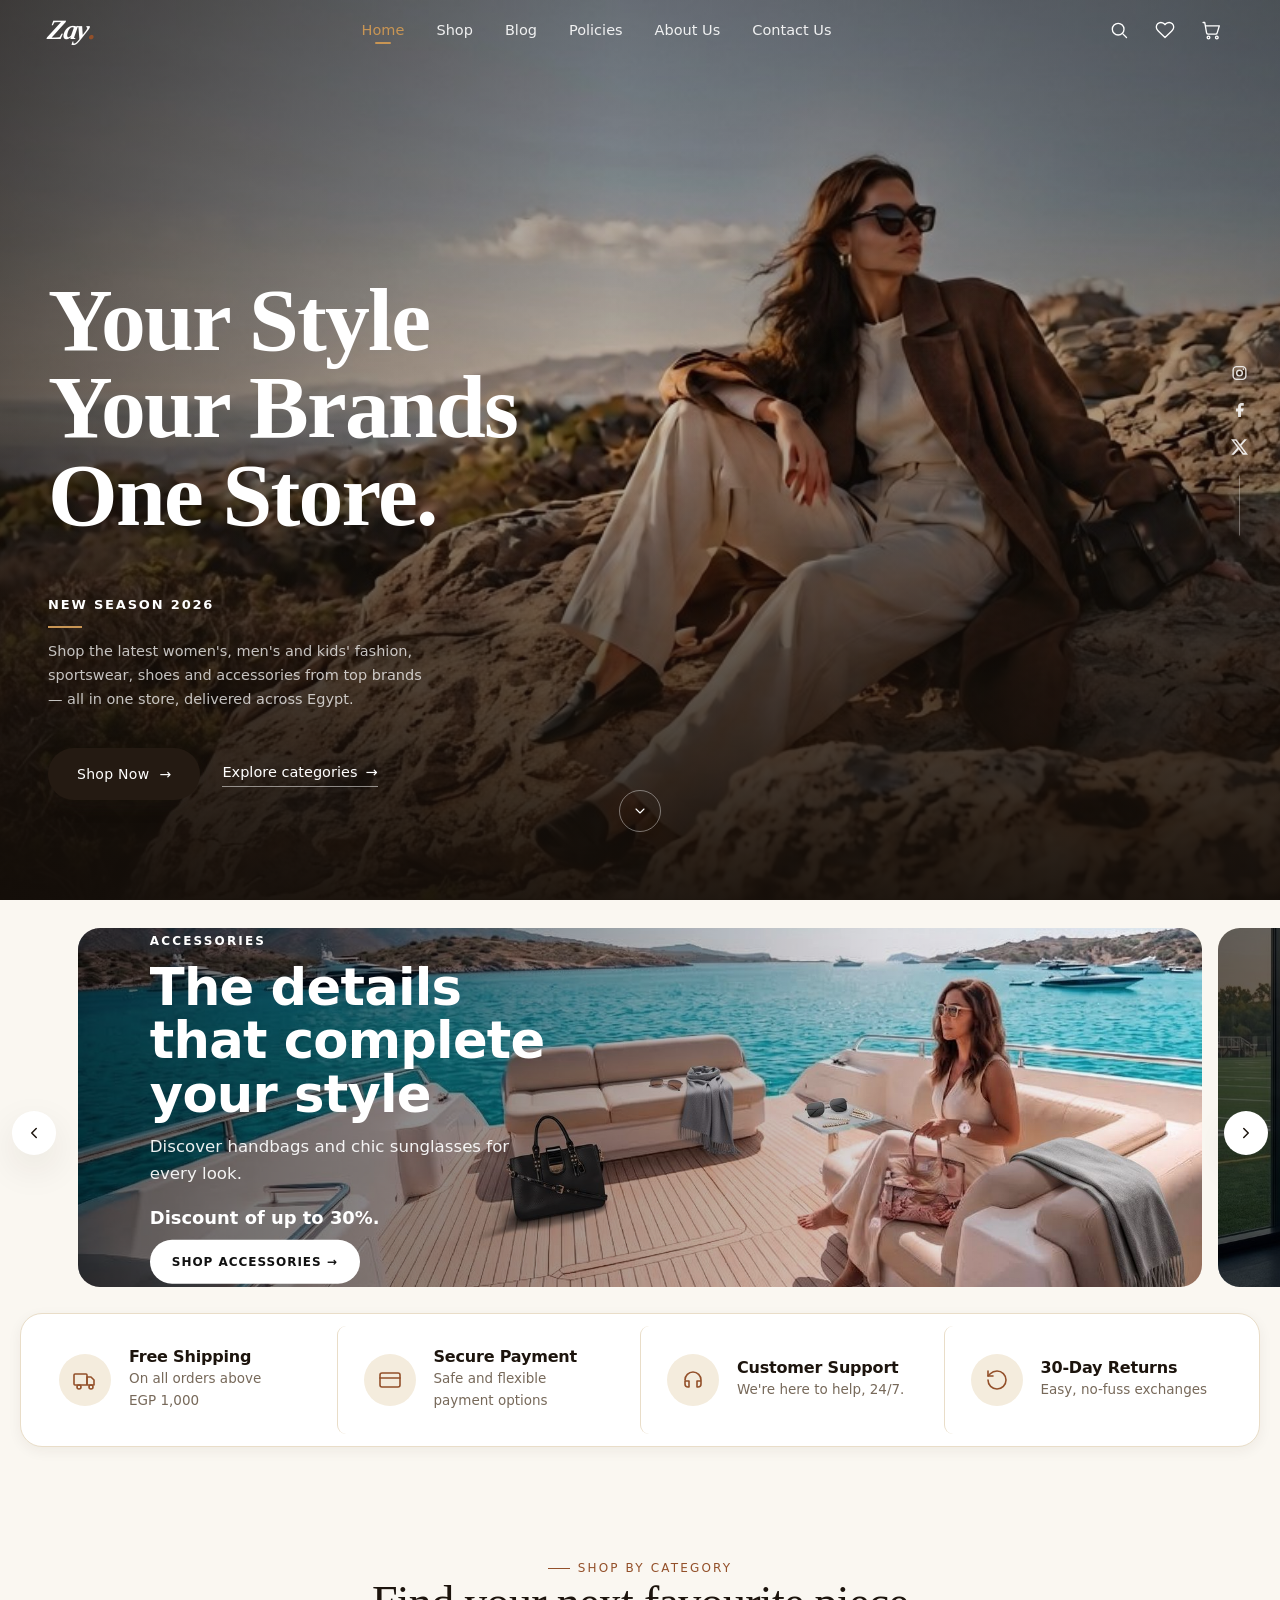
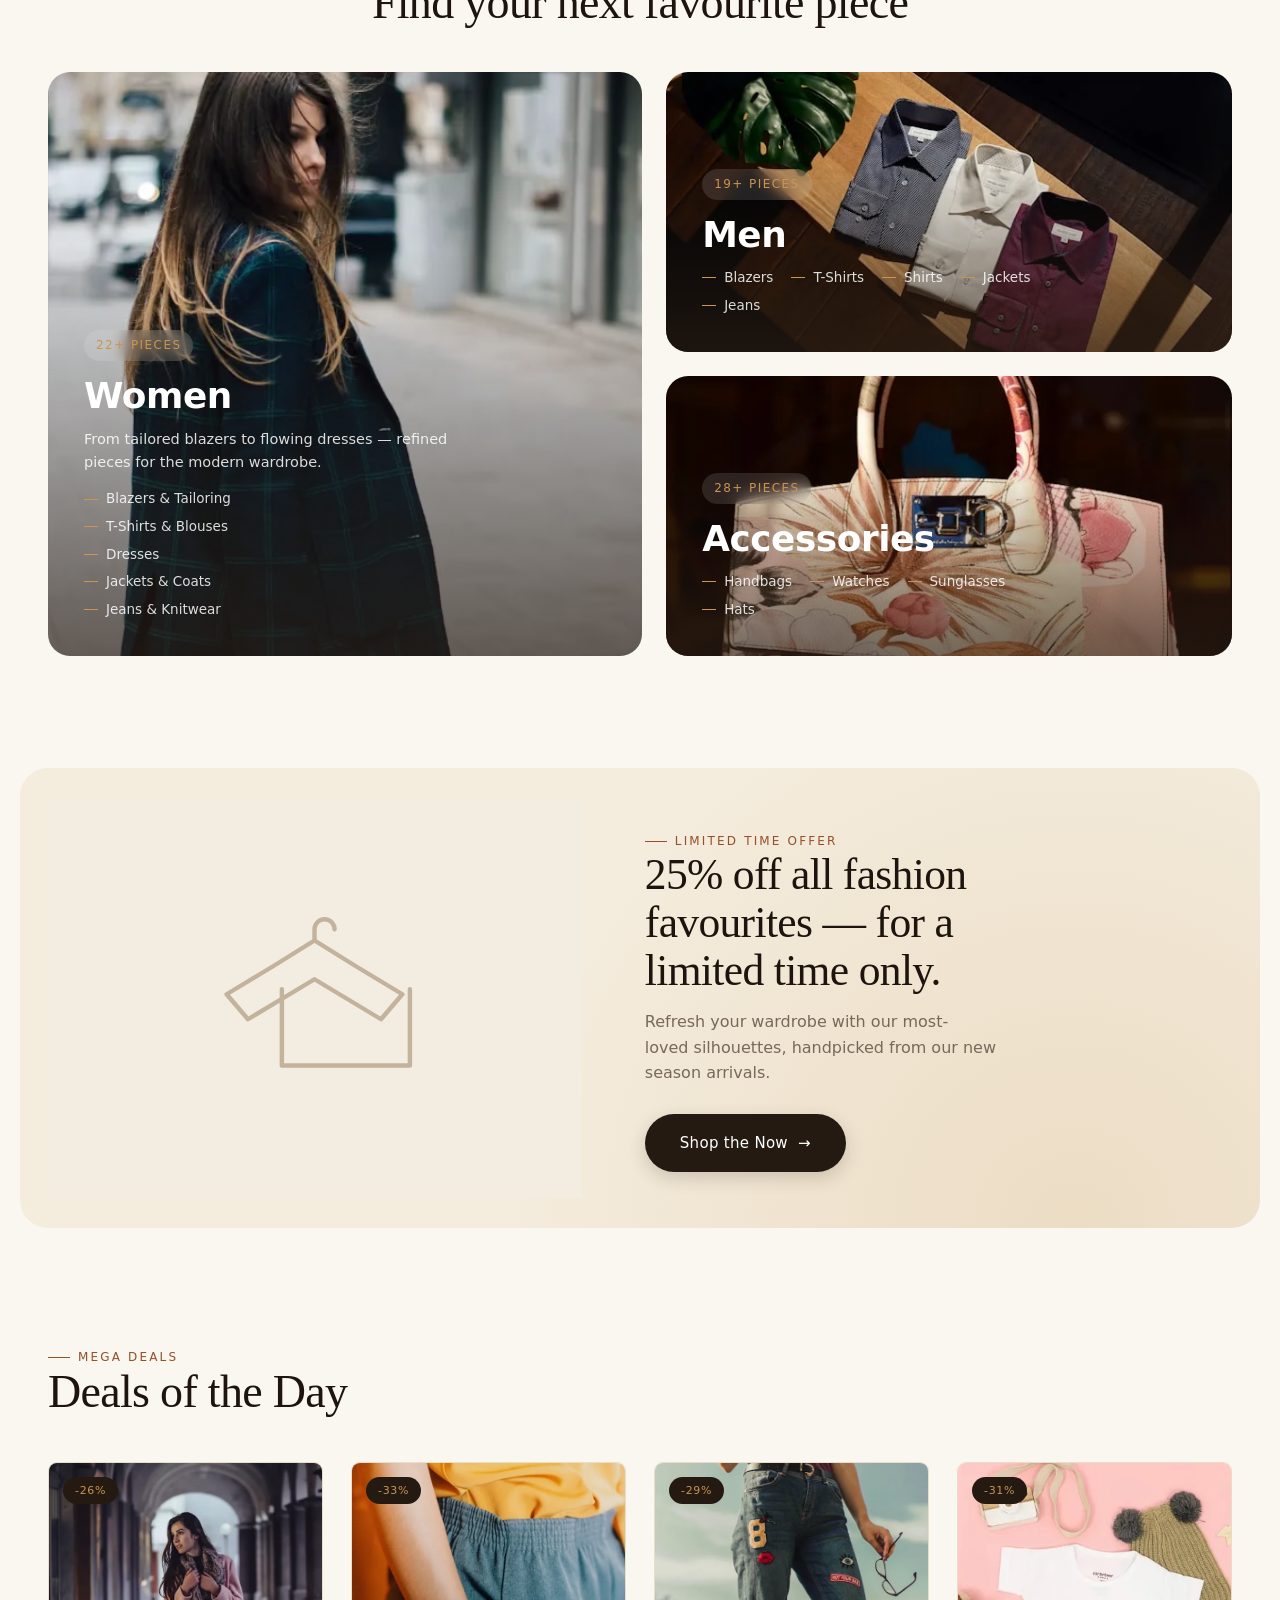
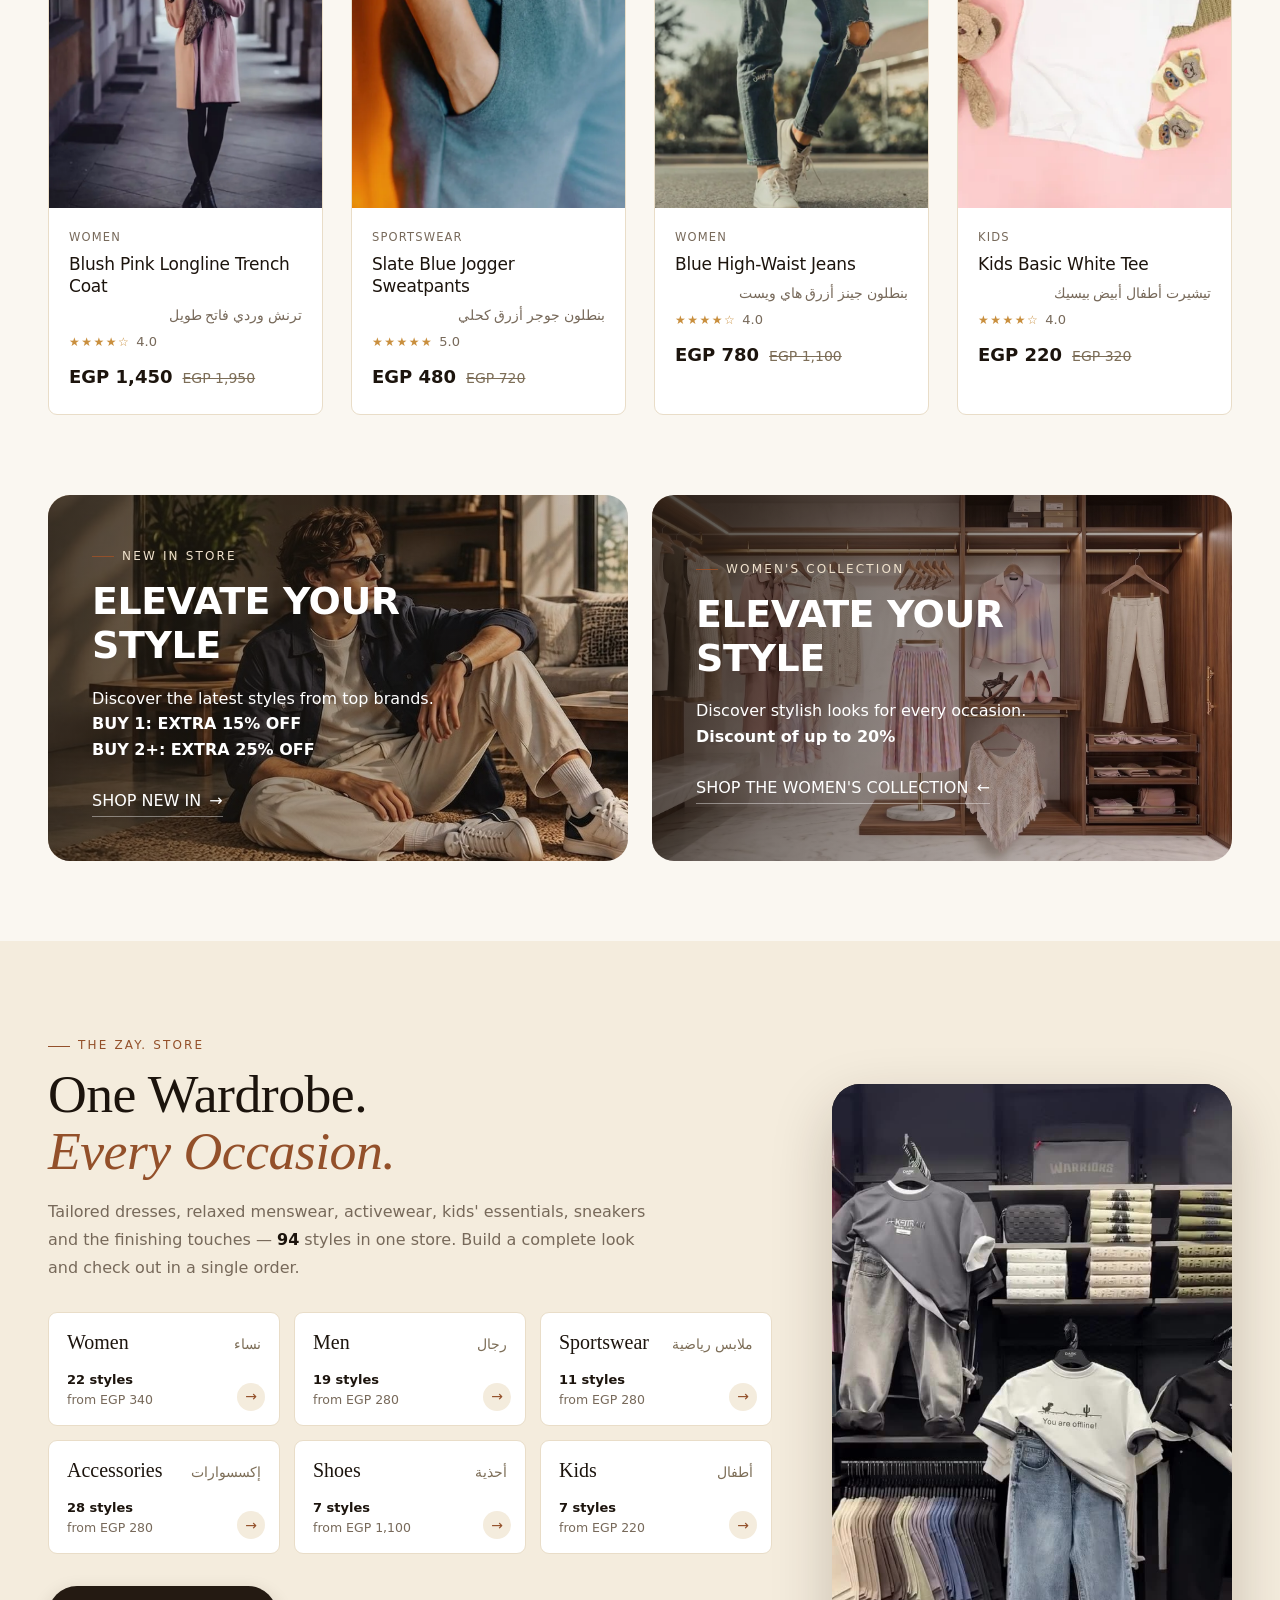
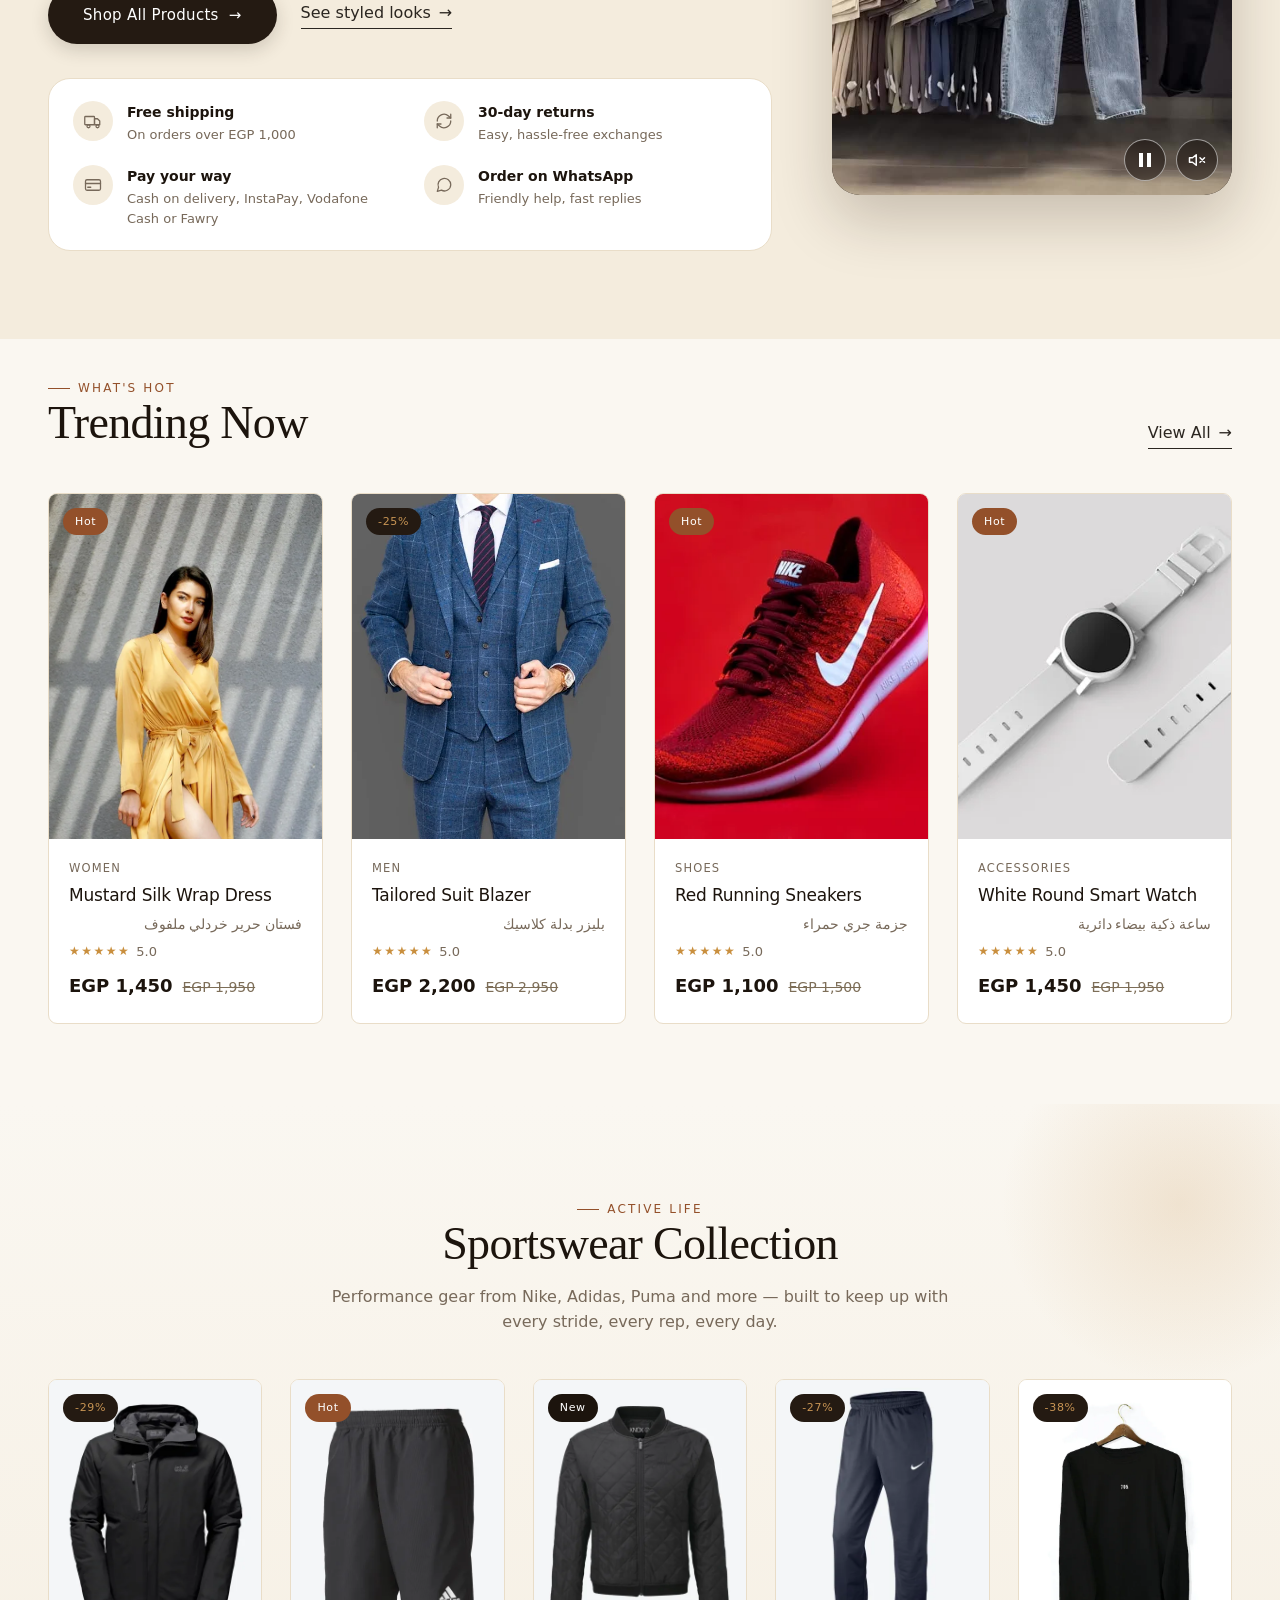
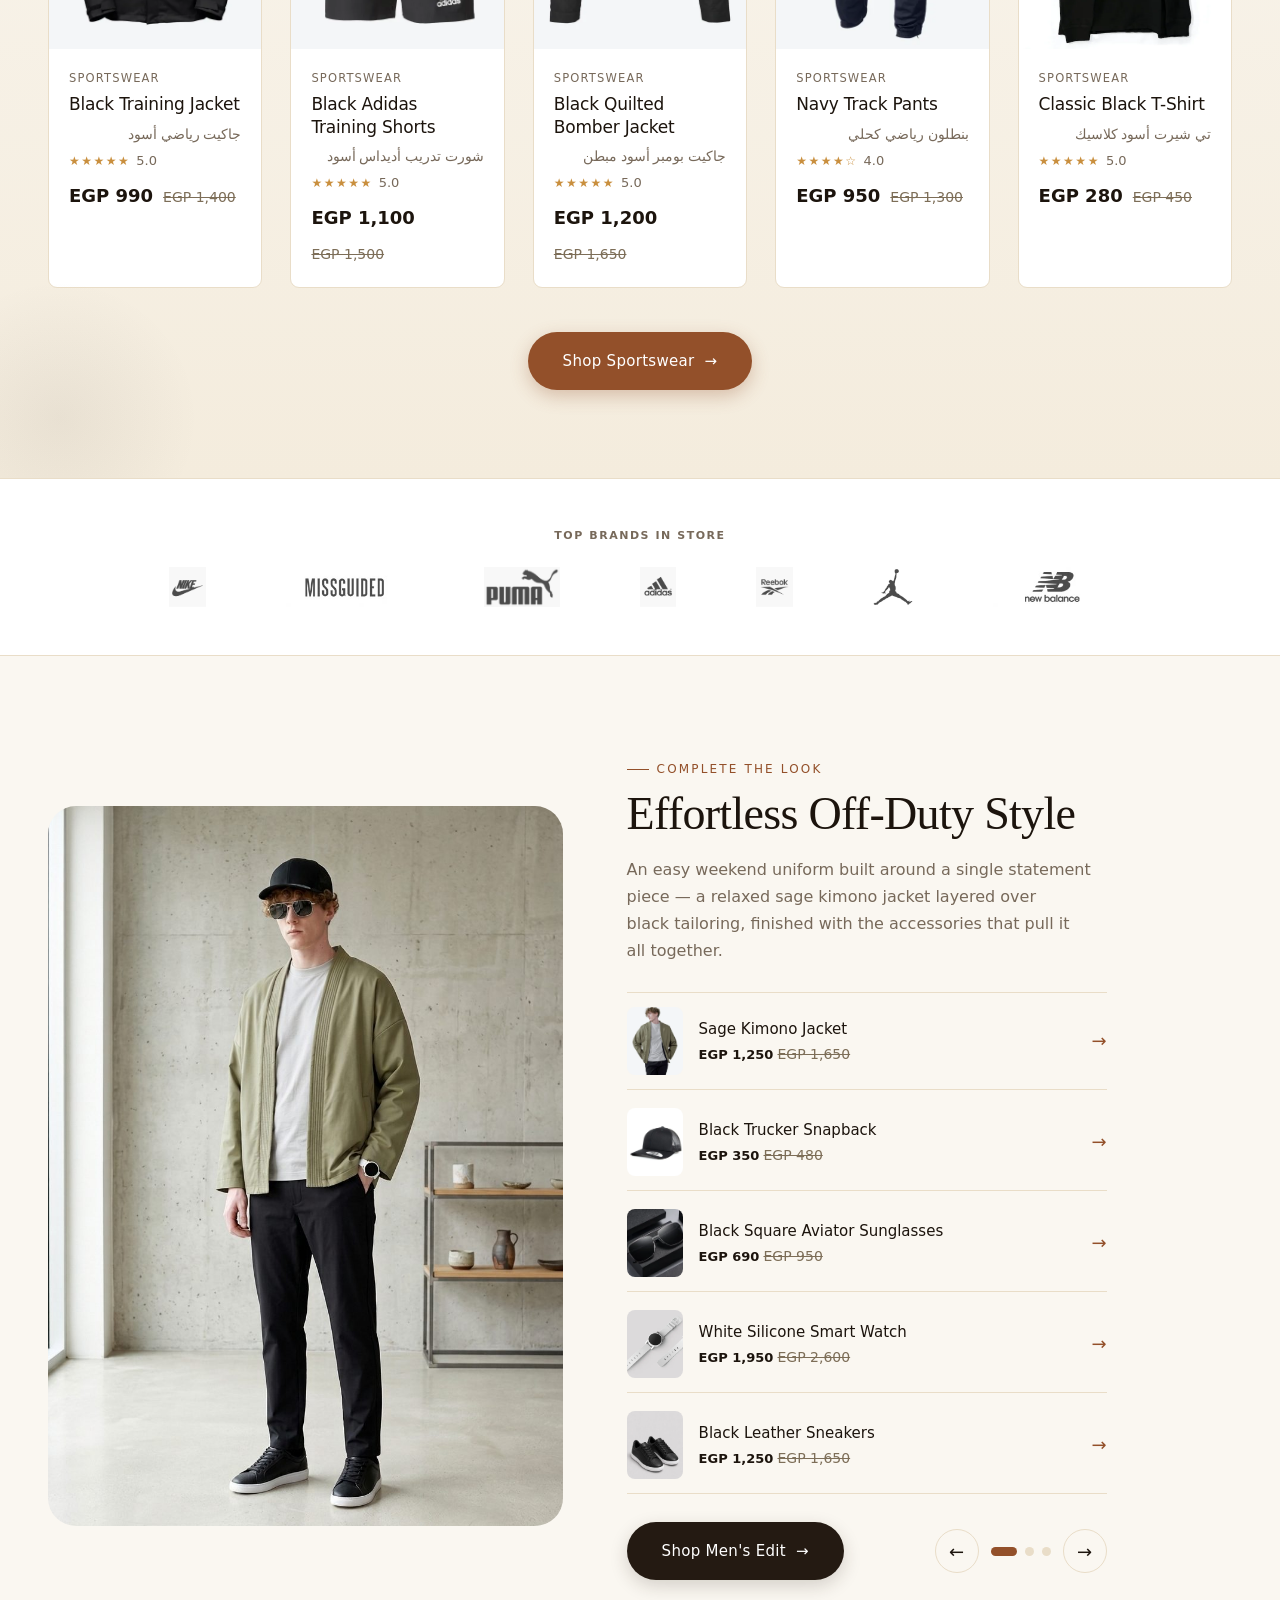
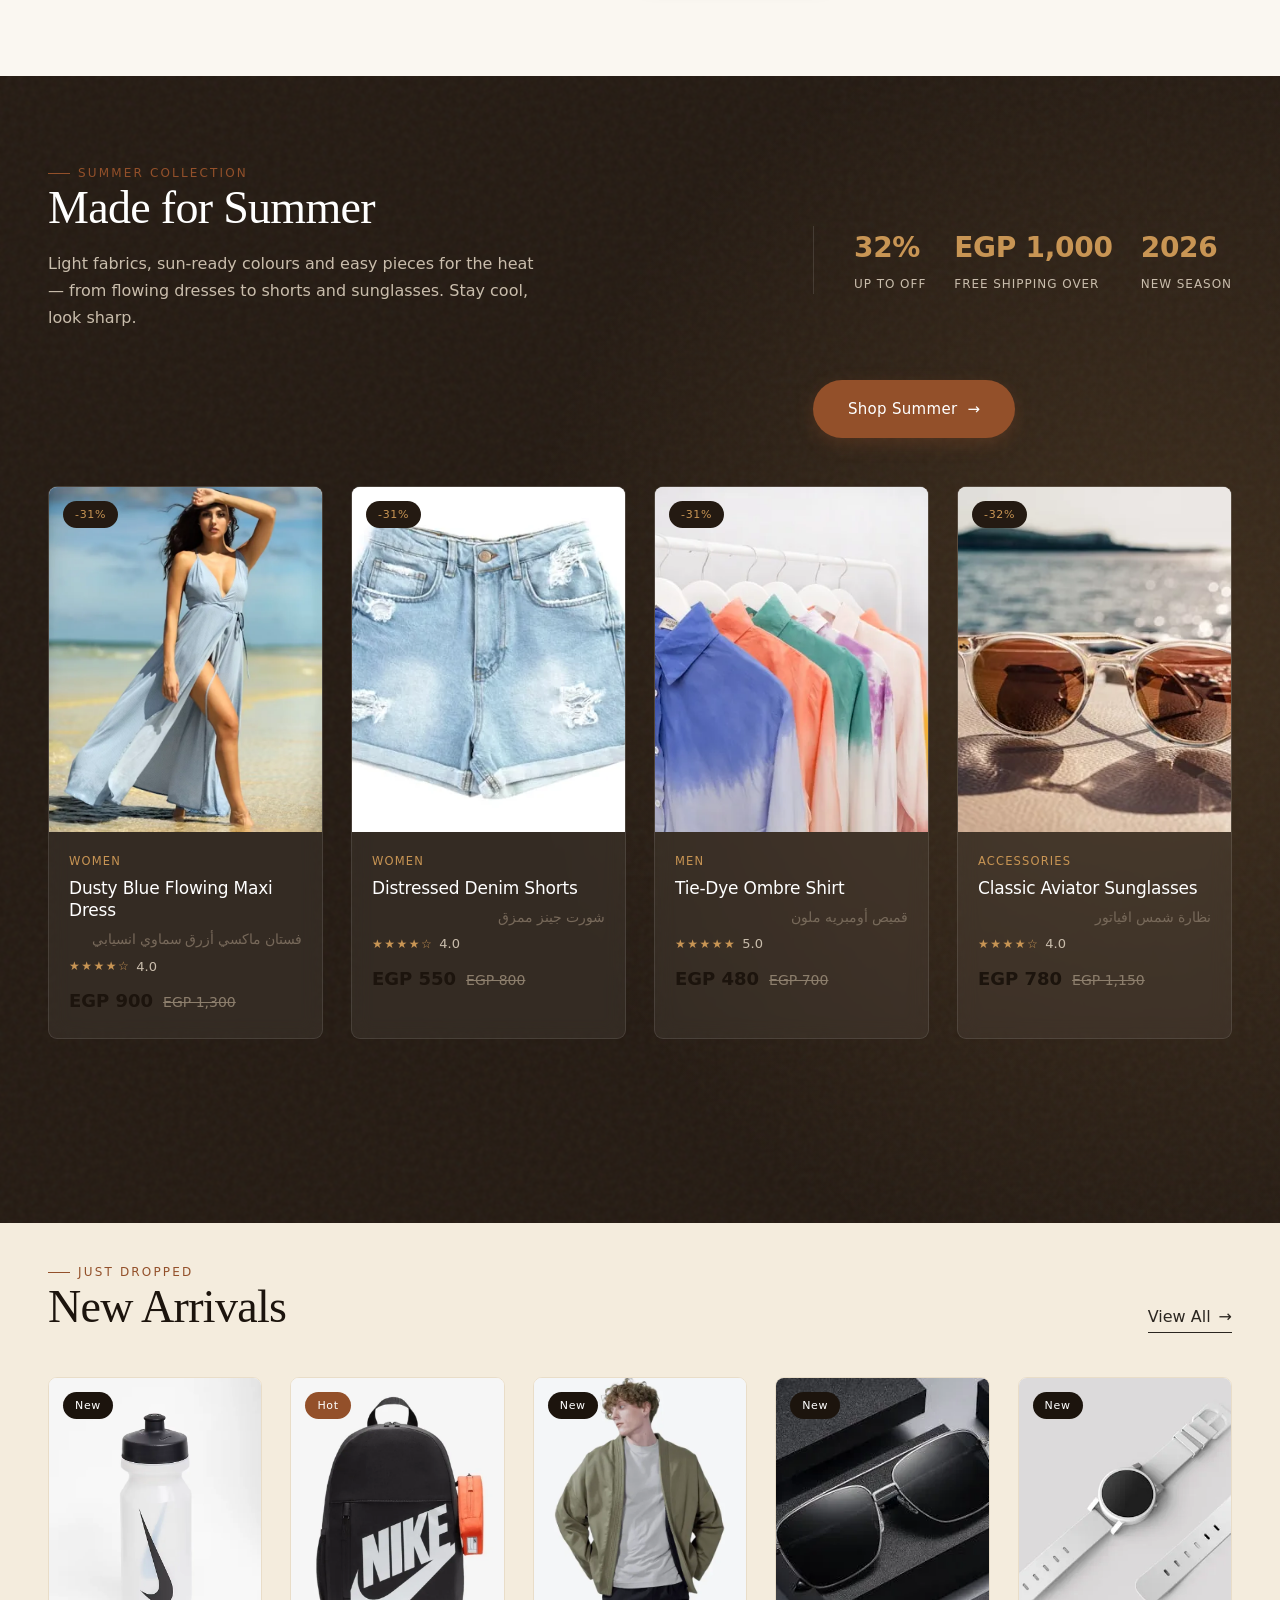
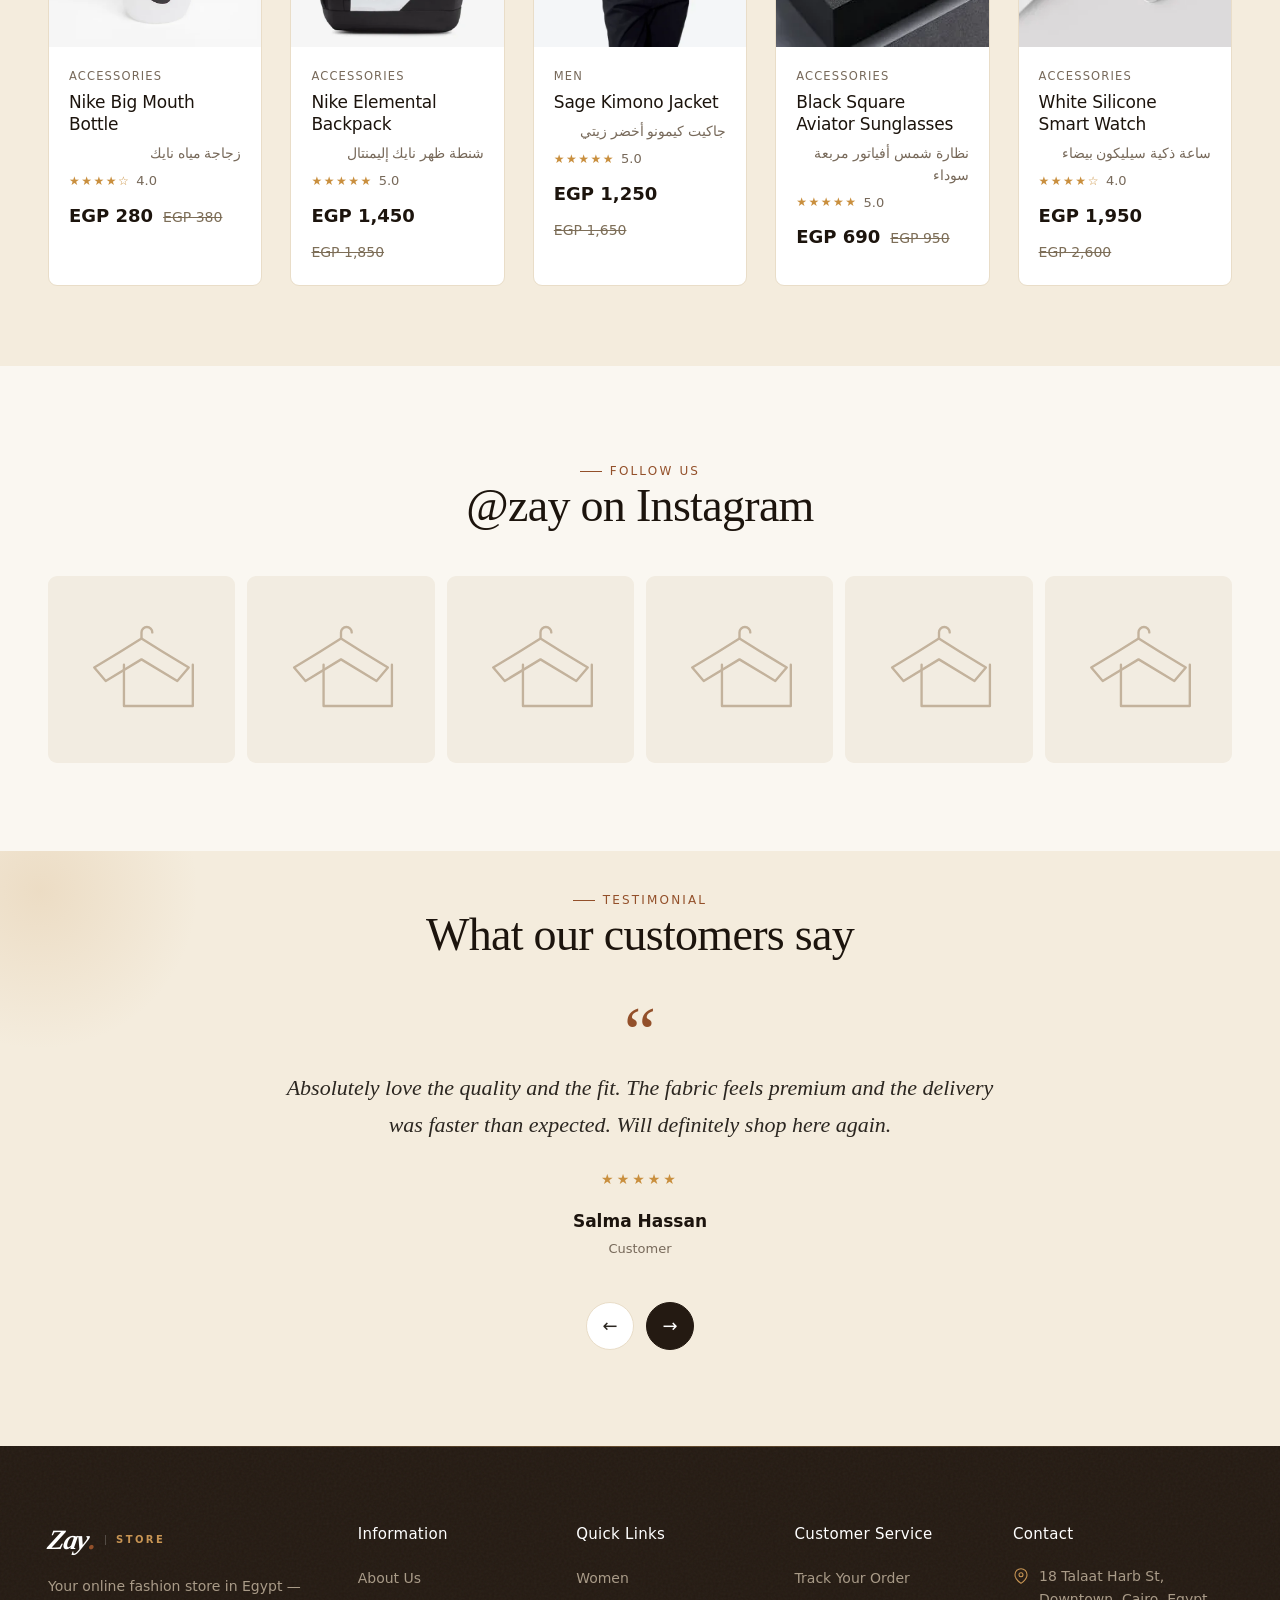
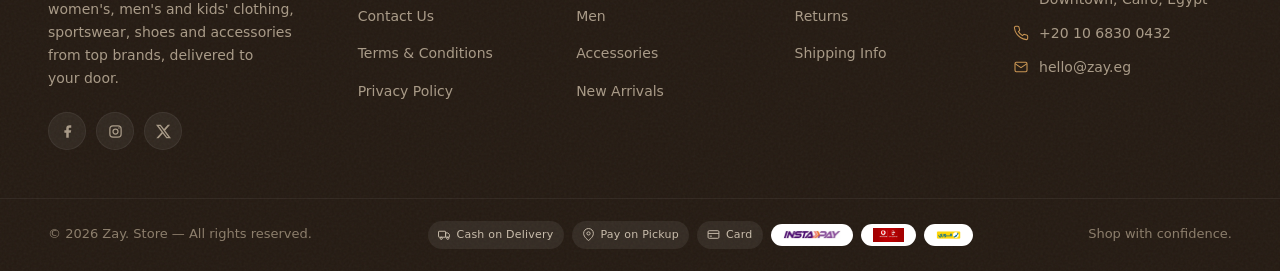
<file: index.html>
<!DOCTYPE html>
<html lang="en">
<head>
  <meta charset="UTF-8" />
  <meta name="viewport" content="width=device-width, initial-scale=1.0" />
  <meta name="description" content="Zay. Store — shop women's, men's and kids' fashion, sportswear, shoes and accessories from top brands. Free shipping over EGP 1,000, 30-day returns, cash on delivery." />
  <meta name="theme-color" content="#2b1f15" />
  <title>Zay. — Online Fashion Store in Egypt</title>
  <meta http-equiv="Content-Security-Policy" content="default-src 'self'; script-src 'self'; style-src 'self' 'unsafe-inline' https://fonts.googleapis.com; font-src https://fonts.gstatic.com; img-src 'self' data: https://images.unsplash.com; media-src 'self'; frame-src https://www.openstreetmap.org; connect-src 'none'; object-src 'none'; base-uri 'self'; form-action 'none'" />
  <meta name="referrer" content="strict-origin-when-cross-origin" />
  <link rel="icon" type="image/png" href="assets/img/favicon.png" />
  <link rel="preconnect" href="https://fonts.googleapis.com" />
  <link rel="preconnect" href="https://fonts.gstatic.com" crossorigin />
  <link rel="preconnect" href="https://images.unsplash.com" crossorigin />
  <link href="https://fonts.googleapis.com/css2?family=Fraunces:ital,wght@0,300;0,400;0,500;0,600;0,700;1,400;1,500;1,600&family=Outfit:wght@400;500;600;700&family=Manrope:wght@400;500;600;700;800&family=Cairo:wght@400;500;600;700&display=swap" rel="stylesheet" />
  <link rel="stylesheet" href="style.css" />
  <link rel="preload" as="image" href="assets/img/bb.jpg" fetchpriority="high" />
  <!-- Open Graph -->
  <meta property="og:type" content="website" />
  <meta property="og:title" content="Zay. — Online Fashion Store" />
  <meta property="og:description" content="New season arrivals, up to 50% off, free shipping over EGP 1,000." />
  <meta property="og:image" content="https://images.unsplash.com/photo-1595065666634-4725aa7e8379?auto=format&fit=crop&w=1200&q=80" />
</head>
<body data-page="home">
  <div id="siteTop"></div>

  <main>
    <!-- HERO -->
    <section class="hero" id="hero">
      <div class="hero__scrim" aria-hidden="true"></div>

      <div class="container hero__inner">
        <div class="hero__content">
          <!-- <span class="eyebrow reveal">Discover · Wear · Belong</span> -->
          <h1 class="hero__title reveal" data-delay="1">Your Style Your Brands One Store.</h1>
          <div class="hero__sub reveal" data-delay="2">
            <p class="hero__sub-label">New Season 2026</p>
            <p class="hero__sub-text">Shop the latest women's, men's and kids' fashion, sportswear, shoes and accessories from top brands — all in one store, delivered across Egypt.</p>
          </div>
          <div class="hero__ctas reveal" data-delay="3">
            <a href="shop.html" class="btn btn--primary">Shop Now <span class="btn__arrow">→</span></a>
            <a href="#categories" class="link-arrow">Explore categories <span>→</span></a>
          </div>
        </div>
      </div>

      <div class="hero__social" aria-label="Follow Zay. on social media">
        <a href="https://www.instagram.com/" target="_blank" rel="noopener" aria-label="Instagram"><svg viewBox="0 0 24 24" aria-hidden="true"><rect x="3" y="3" width="18" height="18" rx="5" fill="none" stroke="currentColor" stroke-width="2"></rect><circle cx="12" cy="12" r="4" fill="none" stroke="currentColor" stroke-width="2"></circle><circle cx="17.5" cy="6.5" r="1.2" fill="currentColor"></circle></svg></a>
        <a href="https://www.facebook.com/" target="_blank" rel="noopener" aria-label="Facebook"><svg viewBox="0 0 24 24" aria-hidden="true"><path d="M18 2h-3a5 5 0 0 0-5 5v3H7v4h3v8h4v-8h3l1-4h-4V7a1 1 0 0 1 1-1h3z"></path></svg></a>
        <a href="https://x.com/" target="_blank" rel="noopener" aria-label="X"><svg viewBox="0 0 24 24" aria-hidden="true"><path d="M18.901 1.153h3.68l-8.04 9.19L24 22.846h-7.406l-5.8-7.584-6.638 7.584H.474l8.6-9.83L0 1.154h7.594l5.243 6.932ZM17.61 20.644h2.039L6.486 3.24H4.298Z"></path></svg></a>
      </div>

      <a href="#categories" class="hero__scroll" aria-label="Scroll to explore categories">
        <svg viewBox="0 0 24 24" aria-hidden="true"><polyline points="6 9 12 15 18 9"/></svg>
      </a>
    </section>


<!-- =========================================================
     PROMO SLIDER
     ========================================================= -->

<section
    class="promo-slider"
    id="promoSlider"
    aria-label="Promotions"
    aria-roledescription="carousel"
>
    <div class="promo-slider__viewport">

        <div class="promo-slider__track" id="promoTrack">

            <!-- =================================================
                 3. ACCESSORIES
                 ================================================= -->
            <div class="promo-slider__slide">

                <img
                    src="assets/img/promos/3.jpg"
                    alt="Accessories Collection"
                    fetchpriority="high"
                    decoding="async"
                    width="1600" height="800"
                >

                <div class="promo-slider__overlay"></div>

                <div class="promo-slider__content">

                    <p class="promo-slider__eyebrow">
                        ACCESSORIES
                    </p>

                    <h2 class="promo-slider__title">
                        The details that complete your style
                    </h2>

                    <p class="promo-slider__description">
                        Discover handbags and chic sunglasses for every look.
                    </p>

                    <p class="promo-slider__offer">
                        Discount of up to 30%.
                    </p>

                    <a href="shop.html?cat=Accessories" class="promo-slider__btn">
                        SHOP ACCESSORIES →
                    </a>

                </div>
            </div>

            <!-- =================================================
                 2. SPORTS PRODUCTS
                 ================================================= -->
            <div class="promo-slider__slide">

                <img
                    src="assets/img/promos/2.jpg"
                    alt="Sports Products"
                    loading="lazy"
                    decoding="async"
                    width="1600" height="800"
                >

                <div class="promo-slider__overlay"></div>

                <div class="promo-slider__content">

                    <p class="promo-slider__eyebrow">
                        SPORTS PRODUCTS
                    </p>

                    <h2 class="promo-slider__title">
                        SPORTS PRODUCTS
                    </h2>

                    <p class="promo-slider__description">
                        Discover sportswear and sneakers for every move.
                    </p>

                    <p class="promo-slider__offer">
                        Discount of up to 50%
                    </p>

                    <a href="shop.html?cat=Sportswear" class="promo-slider__btn">
                        SHOP NOW →
                    </a>

                </div>
            </div>


            <!-- =================================================
                 1. NEW IN STORE
                 ================================================= -->
            <div class="promo-slider__slide">

                <img
                    src="assets/img/promos/1.jpg"
                    alt="New in store"
                    loading="lazy"
                    decoding="async"
                    width="1600" height="800"
                >

                <div class="promo-slider__overlay"></div>

                <div class="promo-slider__content">

                    <p class="promo-slider__eyebrow">
                        NEW IN STORE
                    </p>

                    <h2 class="promo-slider__title">
                        Modern essentials. Everyday prices.
                    </h2>

                    <p class="promo-slider__description">
                        Discover the latest styles from top brands.
                    </p>

                    <p class="promo-slider__offer">
                        BUY 1: EXTRA 15% OFF
                        <br>
                        BUY 2+: EXTRA 25% OFF
                    </p>

                  
                    <a href="shop.html?sort=newest" class="promo-slider__btn">
                        SHOP NEW IN →
                    </a>

                </div>
            </div>



            <!-- =================================================
                 4. WOMEN'S COLLECTION
                 ================================================= -->
            <div class="promo-slider__slide">

                <img
                    src="assets/img/promos/4.jpg"
                    alt="Women's Collection"
                    loading="lazy"
                    decoding="async"
                    width="1600" height="800"
                >

                <div class="promo-slider__overlay"></div>

                <div class="promo-slider__content">

                    <p class="promo-slider__eyebrow">
                        WOMEN'S COLLECTION
                    </p>

                    <h2 class="promo-slider__title">
                        Effortless pieces for every side of you.
                    </h2>

                    <p class="promo-slider__description">
                        Discover stylish looks for every occasion.
                    </p>

                    <p class="promo-slider__offer">
                        Discount of up to 20%
                    </p>

                    <a href="shop.html?cat=Women" class="promo-slider__btn">
                        SHOP THE WOMEN'S COLLECTION ←
                    </a>

                </div>
            </div>


            <!-- =================================================
                 5. KIDS' COLLECTION
                 ================================================= -->
            <div class="promo-slider__slide">

                <img
                    src="assets/img/promos/5.jpg"
                    alt="Kids Collection"
                    loading="lazy"
                    decoding="async"
                    width="1600" height="800"
                >

                <div class="promo-slider__overlay"></div>

                <div class="promo-slider__content">

                    <p class="promo-slider__eyebrow">
                        KIDS' COLLECTION
                    </p>

                    <h2 class="promo-slider__title">
                        STYLE EVERY ADVENTURE
                    </h2>

                    <p class="promo-slider__description">
                        Discover comfortable styles made for every adventure.
                    </p>

                    <p class="promo-slider__offer">
                        BUY 2, GET 1 FREE
                    </p>

                    <a href="shop.html?cat=Kids" class="promo-slider__btn">
                        SHOP NOW →
                    </a>

                </div>
            </div>


            <!-- =================================================
                 6. SHOES
                 ================================================= -->
            <div class="promo-slider__slide">

                <img
                    src="assets/img/promos/6.jpg"
                    alt="Shoes Collection"
                    loading="lazy"
                    decoding="async"
                    width="1600" height="800"
                >

                <div class="promo-slider__overlay"></div>

                <div class="promo-slider__content">

                    <p class="promo-slider__eyebrow">
                        SHOES
                    </p>

                    <h2 class="promo-slider__title">
                        STEP INTO STYLE
                    </h2>

                    <p class="promo-slider__description">
                        Discover the perfect shoes for every occasion.
                    </p>

                    <p class="promo-slider__offer">
                        Discount of up to 10%
                    </p>

                    <a href="shop.html?cat=Shoes" class="promo-slider__btn">
                        SHOP SHOES →
                    </a>

                </div>
            </div>

        </div>
    </div>

<button
    type="button"
    class="promo-slider__nav promo-slider__nav--prev"
    id="promoPrev"
    aria-label="Previous promotion"
>
    <svg viewBox="0 0 24 24" aria-hidden="true">
        <polyline points="15 18 9 12 15 6"></polyline>
    </svg>
</button>

<button
    type="button"
    class="promo-slider__nav promo-slider__nav--next"
    id="promoNext"
    aria-label="Next promotion"
>
    <svg viewBox="0 0 24 24" aria-hidden="true">
        <polyline points="9 18 15 12 9 6"></polyline>
    </svg>
</button>

    <!-- Dots -->
    <div
        class="promo-slider__dots"
        id="promoDots"
        aria-label="Promotion navigation"
    ></div>

</section>

<!-- FEATURES -->
<section class="features">
  <div class="container features__grid">

    <!-- Free Shipping -->
    <article class="feature">
      <span class="feature__icon" aria-hidden="true">
        <svg viewBox="0 0 24 24">
          <rect x="1" y="6" width="13" height="11" rx="1"/>
          <path d="M14 9h4l3 3v5h-7z"/>
          <circle cx="6" cy="19" r="2"/>
          <circle cx="18" cy="19" r="2"/>
        </svg>
      </span>
      <div>
        <h3 class="feature__title">Free Shipping</h3>
        <p class="feature__text">On all orders above EGP 1,000</p>
      </div>
    </article>

    <!-- Secure Payment -->
    <article class="feature">
      <span class="feature__icon" aria-hidden="true">
        <svg viewBox="0 0 24 24">
          <rect x="2" y="5" width="20" height="14" rx="2"/>
          <line x1="2" y1="10" x2="22" y2="10"/>
        </svg>
      </span>
      <div>
        <h3 class="feature__title">Secure Payment</h3>
        <p class="feature__text">Safe and flexible payment options</p>
      </div>
    </article>

    <!-- 24/7 Support -->
    <article class="feature">
      <span class="feature__icon" aria-hidden="true">
        <svg viewBox="0 0 24 24">
          <path d="M4 12a8 8 0 0 1 16 0v4a3 3 0 0 1-3 3h-1v-6h4
                   M4 13v3a3 3 0 0 0 3 3h1v-6H4"/>
        </svg>
      </span>
      <div>
        <h3 class="feature__title">Customer Support</h3>
        <p class="feature__text">We're here to help, 24/7.</p>
      </div>
    </article>

    <!-- 30-Day Returns -->
    <article class="feature">
      <span class="feature__icon" aria-hidden="true">
       <svg xmlns="http://www.w3.org/2000/svg" width="26" height="26" viewBox="0 0 24 24" fill="none" stroke="currentColor" stroke-width="2" stroke-linecap="round" stroke-linejoin="round"><path d="M3 12a9 9 0 1 0 9-9 9.75 9.75 0 0 0-6.74 2.74L3 8"></path><path d="M3 3v5h5"></path></svg>
      </span>
      <div>
        <h3 class="feature__title">30-Day Returns</h3>
        <p class="feature__text">Easy, no-fuss exchanges</p>
      </div>
    </article>

   

  </div>
</section>

    <!-- CATEGORIES -->
    <section class="categories" id="categories">
      <div class="container">
        <div class="section-head section-head--center">
          <span class="eyebrow">Shop by Category</span>
          <h2 class="section-title">Find your next favourite piece</h2>
        </div>
        <div class="categories__grid">
          <a href="shop.html?cat=Women" class="cat cat--women reveal" style="background-image:url('assets/img/wamen.webp')">
            <div class="cat__body">
              <span class="cat__count">22+ Pieces</span>
              <h3 class="cat__title">Women</h3>
              <p class="cat__desc">From tailored blazers to flowing dresses — refined pieces for the modern wardrobe.</p>
              <ul class="cat__list">
                <li>Blazers & Tailoring</li>
                <li>T-Shirts & Blouses</li>
                <li>Dresses</li>
                <li>Jackets & Coats</li>
                <li>Jeans & Knitwear</li>
              </ul>
            </div>
          </a>
          <div class="categories__col">
            <a href="shop.html?cat=Men" class="cat cat--men reveal" style="background-image:url('assets/img/products/oxford-shirt.webp')">
              <div class="cat__body">
                <span class="cat__count">19+ Pieces</span>
                <h3 class="cat__title">Men</h3>
                <ul class="cat__list cat__list--inline"><li>Blazers</li><li>T-Shirts</li><li>Shirts</li><li>Jackets</li><li>Jeans</li></ul>
              </div>
            </a>
            <a href="shop.html?cat=Accessories" class="cat cat--acc reveal" style="background-image:url('assets/img/products/crossbody-bag.webp')">
              <div class="cat__body">
                <span class="cat__count">28+ Pieces</span>
                <h3 class="cat__title">Accessories</h3>
                <ul class="cat__list cat__list--inline"><li>Handbags</li><li>Watches</li><li>Sunglasses</li><li>Hats</li></ul>
              </div>
            </a>
          </div>
        </div>
      </div>
    </section>

    <!-- CTA BANNER -->
    <section class="cta-banner">
      <div class="container cta-banner__inner reveal">
        <div class="cta-banner__media"><img src="https://images.unsplash.com/photo-1490481651871-ab68de25d43d?auto=format&fit=crop&w=700&q=80" alt="Two models in fashion outfits" /></div>
        <div class="cta-banner__content">
          <span class="eyebrow">Limited Time Offer</span>
          <h2 class="cta-banner__title">25% off all fashion favourites — for a limited time only.</h2>
          <p class="cta-banner__sub">Refresh your wardrobe with our most-loved silhouettes, handpicked from our new season arrivals.</p>
          <a href="shop.html" class="btn btn--primary btn--lg">Shop the Now <span class="btn__arrow">→</span></a>
        </div>
      </div>
    </section>

    <!-- DEALS -->
    <section class="products" id="deals">
      <div class="container">
        <div class="section-head section-head--row">
          <div><span class="eyebrow">Mega Deals</span><h2 class="section-title">Deals of the Day</h2></div>
          <div class="deals__timer">Ends in <div class="countdown" id="countdown"></div></div>
        </div>
        <div class="products__grid" id="dealsGrid"></div>
      </div>
    </section>

    <!-- COLLECTIONS -->
    <section class="collections">
      <div class="container collections__grid">
       <a href="shop.html"
   class="collection reveal"
   style="background-image:url('assets/img/promos/1.jpg')">

    <div class="collection__body">
        <span class="eyebrow">NEW IN STORE</span>

        <h3 class="collection__title">
            ELEVATE YOUR STYLE
        </h3>

        <p class="collection__text">
            Discover the latest styles from top brands.
        </p>

        <div class="collection__offer">
            <strong>BUY 1: EXTRA 15% OFF</strong> <br>
            <strong>BUY 2+: EXTRA 25% OFF</strong>
        </div>

       
<br>
        <span class="link-arrow">
            SHOP NEW IN <span>→</span>
        </span>
    </div>
</a>
       <a href="shop.html?cat=Women"
   class="collection reveal"
   style="background-image:url('assets/img/promos/4.jpg')">

    <div class="collection__body">
        <span class="eyebrow">WOMEN'S COLLECTION</span>

        <h3 class="collection__title">
            ELEVATE YOUR STYLE
        </h3>

        <p class="collection__text">
            Discover stylish looks for every occasion.
        </p>

        <div class="collection__offer">
            <strong>Discount of up to 20%</strong>
        </div> 
<br>
        <span class="link-arrow">
            SHOP THE WOMEN'S COLLECTION <span>←</span>
        </span>
    </div>

</a>
      </div>
    </section>

    <!-- COLLECTION SHOWCASE (video) -->
    <section class="showcase" id="showcase" aria-labelledby="showcaseTitle">
      <div class="container showcase__grid">
        <div class="showcase__media reveal">
          <video class="showcase__video" id="showcaseVideo" muted loop playsinline preload="metadata" poster="assets/img/promos/collection-poster.jpg" aria-label="Video tour of the Zay. store">
            <source src="assets/video/collection.mp4" type="video/mp4" />
          </video>
          <div class="showcase__controls">
            <button type="button" class="showcase__btn" id="showcaseToggle" aria-label="Pause video" aria-pressed="false"><span class="showcase__ico showcase__ico--pause" aria-hidden="true"></span></button>
            <button type="button" class="showcase__btn" id="showcaseSound" aria-label="Turn sound on" aria-pressed="false"><span class="showcase__ico showcase__ico--muted" aria-hidden="true"></span></button>
          </div>
        </div>

        <div class="showcase__body reveal" data-delay="1">
          <span class="eyebrow">The Zay. Store</span>
          <h2 class="section-title showcase__title" id="showcaseTitle">One Wardrobe.<br><em>Every Occasion.</em></h2>
          <p class="showcase__text">Tailored dresses, relaxed menswear, activewear, kids' essentials, sneakers and the finishing touches — <strong id="showcaseCount">90+</strong> styles in one store. Build a complete look and check out in a single order.</p>

          <ul class="showcase__cats" id="showcaseCats" aria-label="Shop by category"></ul>

          <div class="showcase__ctas">
            <a href="shop.html" class="btn btn--primary btn--lg">Shop All Products <span class="btn__arrow">→</span></a>
            <a href="#shopLook" class="link-arrow">See styled looks <span>→</span></a>
          </div>

          <ul class="showcase__perks">
            <li><span class="showcase__perk-ic" aria-hidden="true"><svg viewBox="0 0 24 24"><rect x="1" y="6" width="13" height="11" rx="1"/><path d="M14 9h4l3 3v5h-7z"/><circle cx="6" cy="19" r="2"/><circle cx="18" cy="19" r="2"/></svg></span><div><strong>Free shipping</strong><span>On orders over EGP 1,000</span></div></li>
            <li><span class="showcase__perk-ic" aria-hidden="true"><svg viewBox="0 0 24 24"><path d="M3 12a9 9 0 0 1 15-6.7L21 8"/><path d="M21 3v5h-5"/><path d="M21 12a9 9 0 0 1-15 6.7L3 16"/><path d="M3 21v-5h5"/></svg></span><div><strong>30-day returns</strong><span>Easy, hassle-free exchanges</span></div></li>
            <li><span class="showcase__perk-ic" aria-hidden="true"><svg viewBox="0 0 24 24"><rect x="2" y="5" width="20" height="14" rx="2"/><line x1="2" y1="10" x2="22" y2="10"/><line x1="5" y1="15" x2="9" y2="15"/></svg></span><div><strong>Pay your way</strong><span>Cash on delivery, InstaPay, Vodafone Cash or Fawry</span></div></li>
            <li><span class="showcase__perk-ic" aria-hidden="true"><svg viewBox="0 0 24 24"><path d="M21 11.5a8.4 8.4 0 0 1-12.4 7.4L3 20.5l1.7-5.4A8.5 8.5 0 1 1 21 11.5z"/></svg></span><div><strong>Order on WhatsApp</strong><span>Friendly help, fast replies</span></div></li>
          </ul>
        </div>
      </div>
    </section>

    <!-- TRENDING -->
    <section class="products">
      <div class="container">
        <div class="section-head section-head--row">
          <div><span class="eyebrow">What's Hot</span><h2 class="section-title">Trending Now</h2></div>
          <a href="shop.html" class="link-arrow">View All <span>→</span></a>
        </div>
        <div class="products__grid" id="trendingGrid"></div>
      </div>
    </section>

    <!-- SPORTSWEAR -->
    <section class="sportswear">
      <div class="container">
        <div class="section-head section-head--center">
          <span class="eyebrow">Active Life</span>
          <h2 class="section-title">Sportswear Collection</h2>
          <p class="section-sub">Performance gear from Nike, Adidas, Puma and more — built to keep up with every stride, every rep, every day.</p>
        </div>
        <div class="products__grid sports__grid" id="sportsGrid"></div>
        <div class="center-cta"><a href="shop.html?cat=Sportswear" class="btn btn--gold btn--lg">Shop Sportswear <span class="btn__arrow">→</span></a></div>
      </div>
    </section>

    <!-- LATEST -->
    <section style="display: none;" class="products products--latest">
      <div class="container">
        <div class="section-head"><span class="eyebrow">New Arrivals</span><h2 class="section-title">Fresh In Store</h2></div>
        <div class="products__grid" id="latestGrid"></div>
        <div class="center-cta"><a href="shop.html" class="btn btn--primary btn--lg">View All Products <span class="btn__arrow">→</span></a></div>
      </div>
    </section>

    <!-- BRAND STRIP -->
    <section class="brands">
      <div class="container">
        <span class="brands__eyebrow">Top brands in store</span>
        <div class="brands__row">
          <a href="shop.html" class="brands__logo"><img src="assets/img/brands/nike.png" alt="Nike" loading="lazy" /></a>
          <a href="shop.html" class="brands__logo"><img src="assets/img/brands/missguided.png" alt="Missguided" loading="lazy" /></a>
          <a href="shop.html" class="brands__logo"><img src="assets/img/brands/puma.png" alt="Puma" loading="lazy" /></a>
          <a href="shop.html" class="brands__logo"><img src="assets/img/brands/adidas.png" alt="Adidas" loading="lazy" /></a>
          <a href="shop.html" class="brands__logo"><img src="assets/img/brands/reebok.png" alt="Reebok" loading="lazy" /></a>
          <a href="shop.html" class="brands__logo"><img src="assets/img/brands/jordan.png" alt="Jordan" loading="lazy" /></a>
          <a href="shop.html" class="brands__logo"><img src="assets/img/brands/newbalance.png" alt="New Balance" loading="lazy" width="120" height="48" /></a>
        </div>
      </div>
    </section>

    <!-- FEATURED BRAND -->
    <!-- SHOP THE LOOK -->
    <section class="shop-look" id="shopLook" aria-roledescription="carousel" aria-label="Complete the look">
      <div class="container shop-look__grid">
        <div class="shop-look__media reveal">
          <img id="shopLookImg" src="assets/img/promos/mens-look.jpg" alt="Complete men's off-duty look: sage kimono jacket, cap, sunglasses, watch and sneakers" loading="lazy" width="700" height="978" />
        </div>
        <div class="shop-look__copy reveal">
          <span class="eyebrow">Complete The Look</span>
          <h2 class="section-title" id="shopLookTitle">Effortless Off-Duty Style</h2>
          <p id="shopLookText">An easy weekend uniform built around a single statement piece — a relaxed sage kimono jacket layered over black tailoring, finished with the accessories that pull it all together.</p>
          <div class="shop-look__items" id="shopLookItems"></div>
          <div class="shop-look__foot">
            <a href="shop.html?cat=Men" class="btn btn--primary btn--lg" id="shopLookCta">Shop Men's Edit <span class="btn__arrow">→</span></a>
            <div class="shop-look__nav" role="group" aria-label="Choose a look">
              <button type="button" class="shop-look__arrow" id="shopLookPrev" aria-label="Previous look">←</button>
              <div class="shop-look__dots" id="shopLookDots"></div>
              <button type="button" class="shop-look__arrow" id="shopLookNext" aria-label="Next look">→</button>
            </div>
          </div>
        </div>
      </div>
    </section>

    <section class="featured-brand">
      <div class="container featured-brand__grid">
        <div class="featured-brand__copy reveal">
          <span class="eyebrow">Summer Collection</span>
          <h2 class="section-title">Made for Summer</h2>
          <p>Light fabrics, sun-ready colours and easy pieces for the heat — from flowing dresses to shorts and sunglasses. Stay cool, look sharp.</p>
          <div class="featured-brand__stats">
            <div><strong>32%</strong><span>Up to Off</span></div>
            <div><strong>EGP 1,000</strong><span>Free Shipping Over</span></div>
            <div><strong>2026</strong><span>New Season</span></div>
          </div>
          <a href="shop.html?q=summer" class="btn btn--gold btn--lg">Shop Summer <span class="btn__arrow">→</span></a>
        </div>
        <div class="featured-brand__grid-products reveal">
          <div class="products__grid" id="featuredBrandGrid"></div>
        </div>
      </div>
    </section>

    <!-- NEW ARRIVALS -->
    <section class="products products--latest">
      <div class="container">
        <div class="section-head section-head--row">
          <div><span class="eyebrow">Just Dropped</span><h2 class="section-title">New Arrivals</h2></div>
          <a href="shop.html" class="link-arrow">View All <span>→</span></a>
        </div>
        <div class="products__grid" id="newArrivalsGrid"></div>
      </div>
    </section>

    <!-- INSTAGRAM -->
    <section class="instagram">
      <div class="container">
        <div class="section-head section-head--center">
          <span class="eyebrow">Follow Us</span>
          <h2 class="section-title">@zay on Instagram</h2>
        </div>
        <div class="instagram__grid">
          <a href="https://www.instagram.com/" target="_blank" rel="noopener" class="ig-item"><img loading="lazy" src="https://images.unsplash.com/photo-1469334031218-e382a71b716b?auto=format&fit=crop&w=400&q=80" alt="Instagram fashion post" /><span class="ig-item__icon" aria-hidden="true"><svg viewBox="0 0 24 24"><rect x="3" y="3" width="18" height="18" rx="5"/><circle cx="12" cy="12" r="4"/><circle cx="17.5" cy="6.5" r="1.2" fill="currentColor"/></svg></span></a>
          <a href="https://www.instagram.com/" target="_blank" rel="noopener" class="ig-item"><img loading="lazy" src="https://images.unsplash.com/photo-1483985988355-763728e1935b?auto=format&fit=crop&w=400&q=80" alt="Instagram fashion post" /><span class="ig-item__icon" aria-hidden="true"><svg viewBox="0 0 24 24"><rect x="3" y="3" width="18" height="18" rx="5"/><circle cx="12" cy="12" r="4"/><circle cx="17.5" cy="6.5" r="1.2" fill="currentColor"/></svg></span></a>
          <a href="https://www.instagram.com/" target="_blank" rel="noopener" class="ig-item"><img loading="lazy" src="https://images.unsplash.com/photo-1529139574466-a303027c1d8b?auto=format&fit=crop&w=400&q=80" alt="Instagram fashion post" /><span class="ig-item__icon" aria-hidden="true"><svg viewBox="0 0 24 24"><rect x="3" y="3" width="18" height="18" rx="5"/><circle cx="12" cy="12" r="4"/><circle cx="17.5" cy="6.5" r="1.2" fill="currentColor"/></svg></span></a>
          <a href="https://www.instagram.com/" target="_blank" rel="noopener" class="ig-item"><img loading="lazy" src="https://images.unsplash.com/photo-1515886657613-9f3515b0c78f?auto=format&fit=crop&w=400&q=80" alt="Instagram fashion post" /><span class="ig-item__icon" aria-hidden="true"><svg viewBox="0 0 24 24"><rect x="3" y="3" width="18" height="18" rx="5"/><circle cx="12" cy="12" r="4"/><circle cx="17.5" cy="6.5" r="1.2" fill="currentColor"/></svg></span></a>
          <a href="https://www.instagram.com/" target="_blank" rel="noopener" class="ig-item"><img loading="lazy" src="https://images.unsplash.com/photo-1487412720507-e7ab37603c6f?auto=format&fit=crop&w=400&q=80" alt="Instagram fashion post" /><span class="ig-item__icon" aria-hidden="true"><svg viewBox="0 0 24 24"><rect x="3" y="3" width="18" height="18" rx="5"/><circle cx="12" cy="12" r="4"/><circle cx="17.5" cy="6.5" r="1.2" fill="currentColor"/></svg></span></a>
          <a href="https://www.instagram.com/" target="_blank" rel="noopener" class="ig-item"><img loading="lazy" src="https://images.unsplash.com/photo-1496747611176-843222e1e57c?auto=format&fit=crop&w=400&q=80" alt="Instagram fashion post" /><span class="ig-item__icon" aria-hidden="true"><svg viewBox="0 0 24 24"><rect x="3" y="3" width="18" height="18" rx="5"/><circle cx="12" cy="12" r="4"/><circle cx="17.5" cy="6.5" r="1.2" fill="currentColor"/></svg></span></a>
        </div>
      </div>
    </section>

    <!-- TESTIMONIALS -->
    <section class="testimonials" id="testimonials">
      <div class="container">
        <div class="section-head section-head--center"><span class="eyebrow">Testimonial</span><h2 class="section-title">What our customers say</h2></div>
        <div class="testi" id="testiTrack"></div>
        <div class="testi__nav"><button class="testi__btn" id="testiPrev" aria-label="Previous testimonial">←</button><button class="testi__btn testi__btn--next" id="testiNext" aria-label="Next testimonial">→</button></div>
      </div>
    </section>

    
  </main>

  <div id="siteBottom"></div>
  <script src="script.js" defer></script>
</body>
</html>
</file>
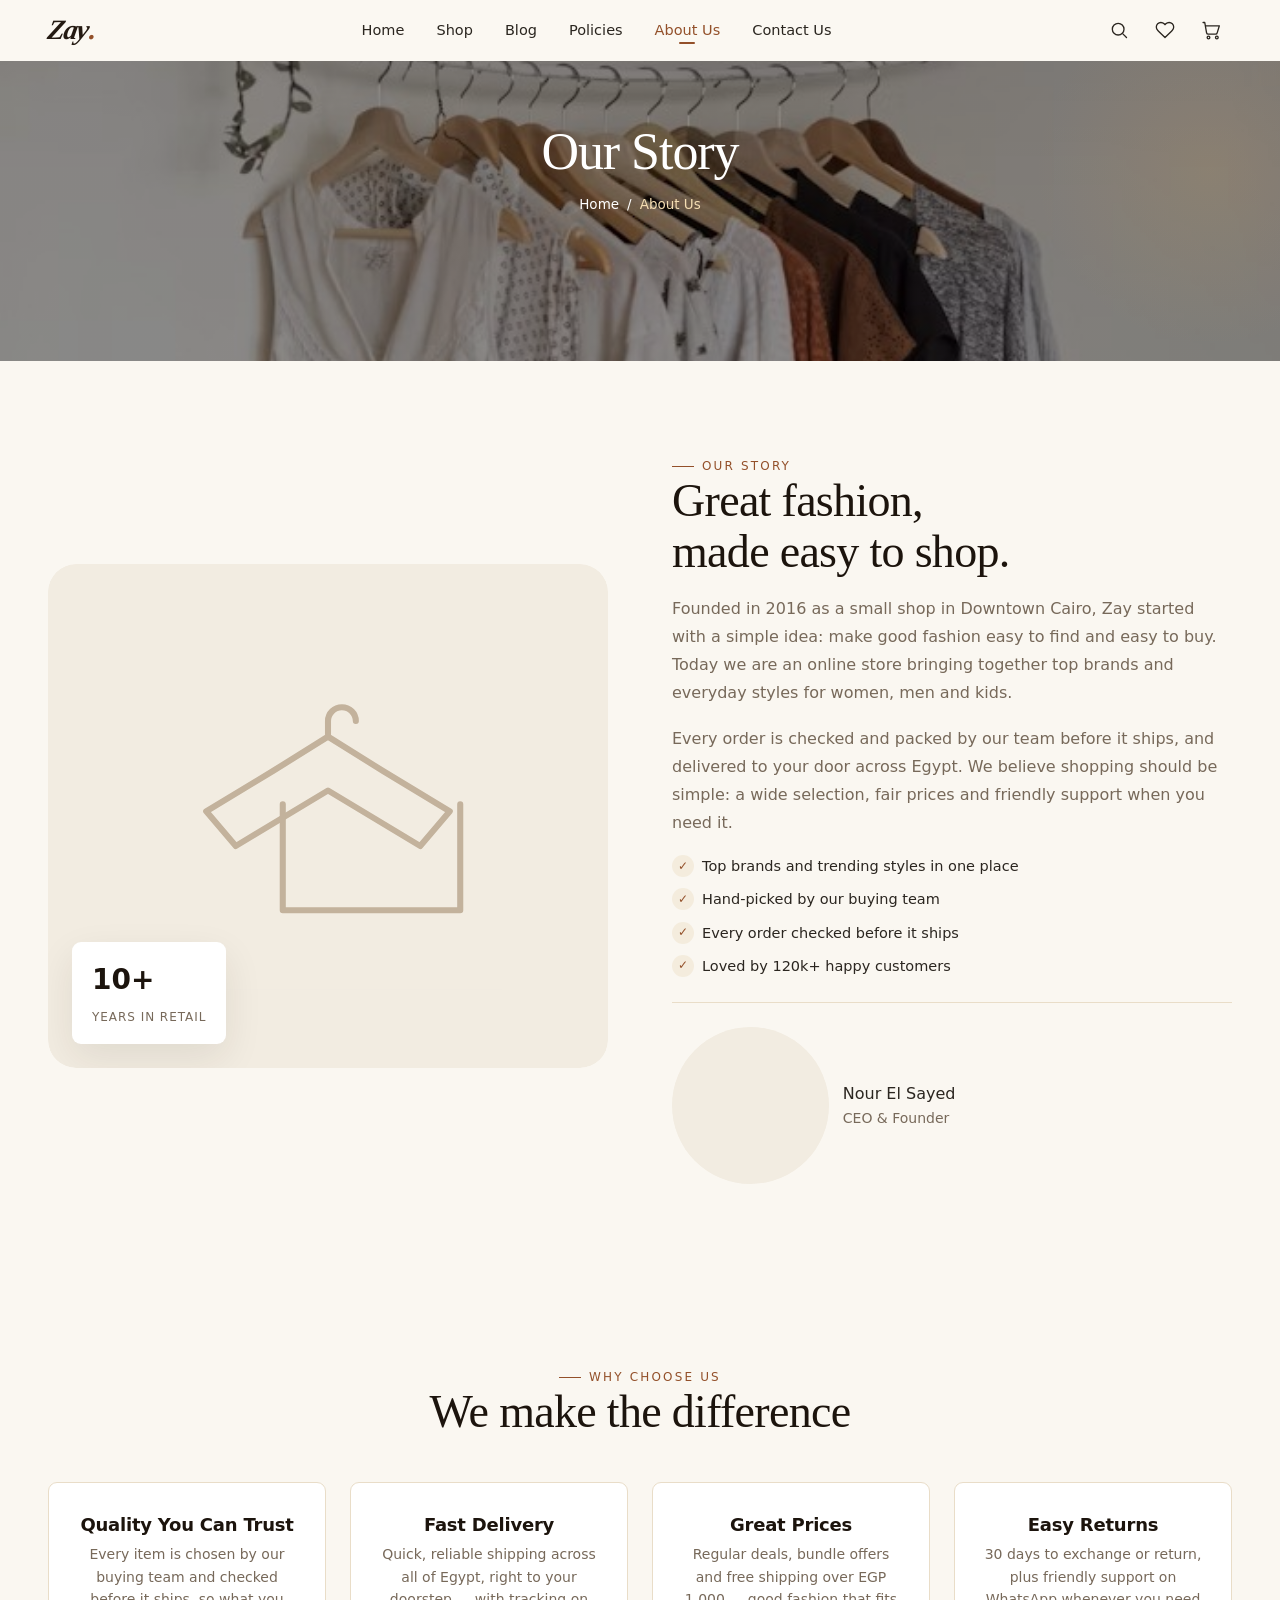
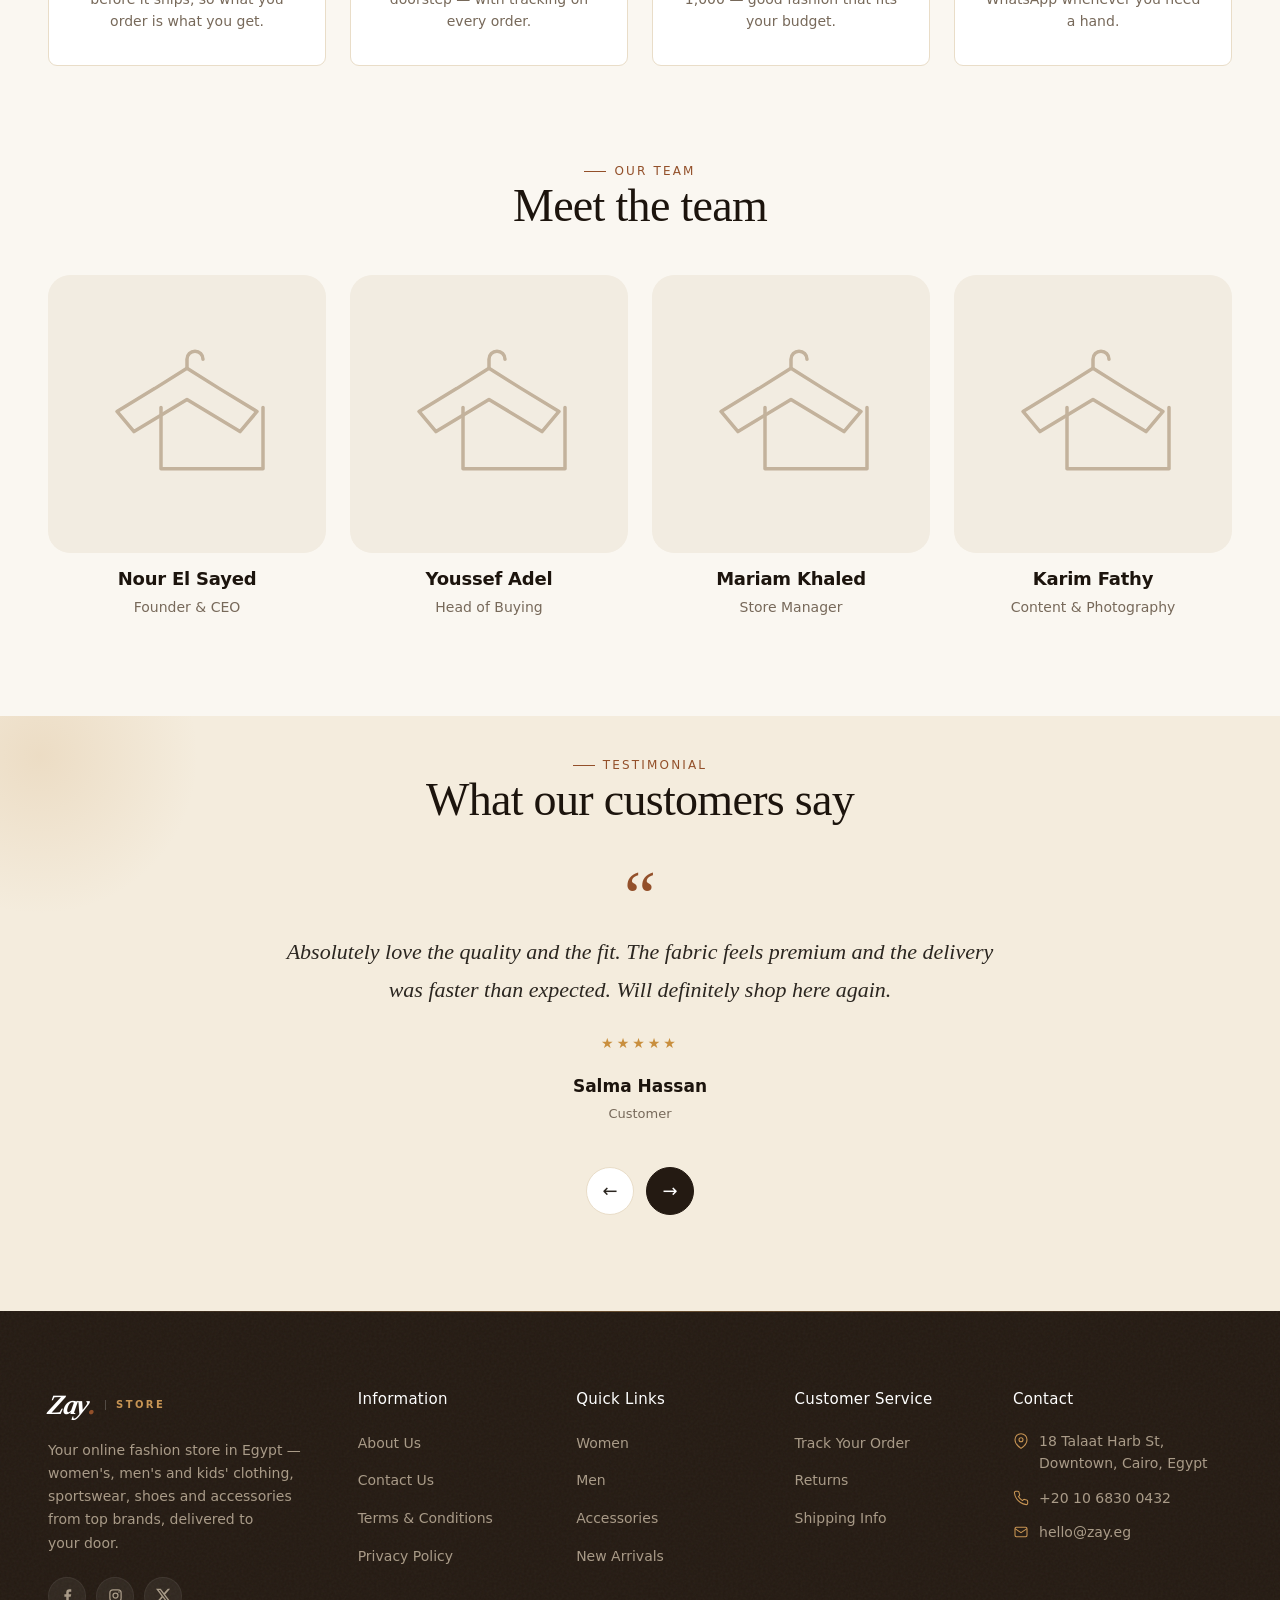
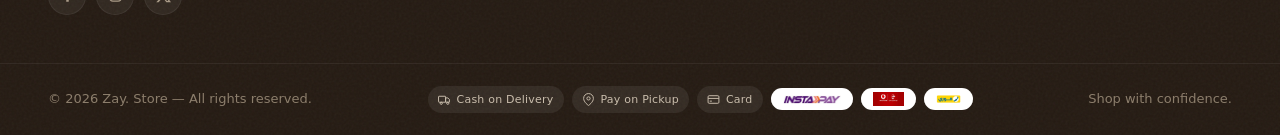
<file: about.html>
<!DOCTYPE html>
<html lang="en">
<head>
  <meta charset="UTF-8" />
  <meta name="viewport" content="width=device-width, initial-scale=1.0" />
  <meta name="description" content="Our story — Zay. is an online fashion store bringing top brands and everyday styles for women, men and kids to your door across Egypt." />
  <meta name="theme-color" content="#2b1f15" />
  <meta property="og:type" content="website" />
  <meta property="og:title" content="About Us — Zay." />
  <meta property="og:description" content="Founded in 2016 as a small Downtown Cairo shop — now an online fashion store with top brands, fair prices and fast delivery across Egypt." />
  <meta property="og:image" content="https://images.unsplash.com/photo-1490481651871-ab68de25d43d?auto=format&fit=crop&w=1200&q=80" />
  <title>About Us — Zay.</title>
  <meta http-equiv="Content-Security-Policy" content="default-src 'self'; script-src 'self'; style-src 'self' 'unsafe-inline' https://fonts.googleapis.com; font-src https://fonts.gstatic.com; img-src 'self' data: https://images.unsplash.com; media-src 'self'; frame-src https://www.openstreetmap.org; connect-src 'none'; object-src 'none'; base-uri 'self'; form-action 'none'" />
  <meta name="referrer" content="strict-origin-when-cross-origin" />
  <link rel="icon" type="image/png" href="assets/img/favicon.png" />
  <link rel="preconnect" href="https://fonts.googleapis.com" />
  <link rel="preconnect" href="https://fonts.gstatic.com" crossorigin />
  <link rel="preconnect" href="https://images.unsplash.com" crossorigin />
  <link href="https://fonts.googleapis.com/css2?family=Fraunces:ital,wght@0,300;0,400;0,500;0,600;0,700;1,400;1,500;1,600&family=Outfit:wght@400;500;600;700&family=Manrope:wght@400;500;600;700;800&family=Cairo:wght@400;500;600;700&display=swap" rel="stylesheet" />
  <link rel="stylesheet" href="style.css" />
</head>
<body data-page="about">
  <div id="siteTop"></div>

  <section class="page-head">
    <div class="container">
      <h1 class="page-head__title">Our Story</h1>
      <nav class="crumbs" aria-label="Breadcrumb"><a href="index.html">Home</a> <span class="sep">/</span> <span aria-current="page">About Us</span></nav>
    </div>
  </section>

  <main>
    <!-- STORY -->
    <section class="about-story">
      <div class="container about-story__grid">
        <div class="about-story__media reveal">
          <img src="https://images.unsplash.com/photo-1490481651871-ab68de25d43d?auto=format&fit=crop&w=700&q=80" alt="Our team preparing customer orders" />
          <div class="about-story__media-stat">
            <strong>10+</strong>
            <span>Years in Retail</span>
          </div>
        </div>
        <div class="about-story__body reveal">
          <span class="eyebrow">Our Story</span>
          <h2 class="section-title">Great fashion, made easy to shop.</h2>
          <p>Founded in 2016 as a small shop in Downtown Cairo, Zay started with a simple idea: make good fashion easy to find and easy to buy. Today we are an online store bringing together top brands and everyday styles for women, men and kids.</p>
          <p>Every order is checked and packed by our team before it ships, and delivered to your door across Egypt. We believe shopping should be simple: a wide selection, fair prices and friendly support when you need it.</p>
          <ul class="ticks">
            <li>Top brands and trending styles in one place</li>
            <li>Hand-picked by our buying team</li>
            <li>Every order checked before it ships</li>
            <li>Loved by 120k+ happy customers</li>
          </ul>
          <div class="about-sign">
            <img class="about-sign__avatar" src="https://images.unsplash.com/photo-1494790108377-be9c29b29330?auto=format&fit=crop&w=160&q=80" alt="" />
            <div>
              Nour El Sayed
              <span>CEO &amp; Founder</span>
            </div>
          </div>
        </div>
      </div>
    </section>

  

    <!-- VALUES -->
    <section class="values">
      <div class="container">
        <div class="section-head section-head--center">
          <span class="eyebrow">Why Choose Us</span>
          <h2 class="section-title">We make the difference</h2>
        </div>
        <div class="values__grid">
          <article class="value">
            <h3>Quality You Can Trust</h3>
            <p>Every item is chosen by our buying team and checked before it ships, so what you order is what you get.</p>
          </article>
          <article class="value">
            <h3>Fast Delivery</h3>
            <p>Quick, reliable shipping across all of Egypt, right to your doorstep — with tracking on every order.</p>
          </article>
          <article class="value">
            <h3>Great Prices</h3>
            <p>Regular deals, bundle offers and free shipping over EGP 1,000 — good fashion that fits your budget.</p>
          </article>
          <article class="value">
            <h3>Easy Returns</h3>
            <p>30 days to exchange or return, plus friendly support on WhatsApp whenever you need a hand.</p>
          </article>
        </div>
      </div>
    </section>

    <!-- TEAM -->
    <section class="team">
      <div class="container">
        <div class="section-head section-head--center">
          <span class="eyebrow">Our Team</span>
          <h2 class="section-title">Meet the team</h2>
        </div>
        <div class="team__grid">
          <article class="member reveal">
            <div class="member__media">
              <img src="https://images.unsplash.com/photo-1494790108377-be9c29b29330?auto=format&fit=crop&w=400&q=80" alt="Nour El Sayed" />
              <div class="member__social">
                <a href="https://twitter.com/" target="_blank" rel="noopener" aria-label="Twitter">t</a>
                <a href="https://www.instagram.com/" target="_blank" rel="noopener" aria-label="Instagram">@</a>
              </div>
            </div>
            <h3>Nour El Sayed</h3>
            <span>Founder &amp; CEO</span>
          </article>
          <article class="member reveal">
            <div class="member__media">
              <img src="https://images.unsplash.com/photo-1500648767791-00dcc994a43e?auto=format&fit=crop&w=400&q=80" alt="Youssef Adel" />
              <div class="member__social">
                <a href="https://twitter.com/" target="_blank" rel="noopener" aria-label="Twitter">t</a>
                <a href="https://www.instagram.com/" target="_blank" rel="noopener" aria-label="Instagram">@</a>
                <a href="https://www.linkedin.com/" target="_blank" rel="noopener" aria-label="LinkedIn">in</a>
              </div>
            </div>
            <h3>Youssef Adel</h3>
            <span>Head of Buying</span>
          </article>
          <article class="member reveal">
            <div class="member__media">
              <img src="https://images.unsplash.com/photo-1438761681033-6461ffad8d80?auto=format&fit=crop&w=400&q=80" alt="Mariam Khaled" />
              <div class="member__social">
                <a href="https://twitter.com/" target="_blank" rel="noopener" aria-label="Twitter">t</a>
                <a href="https://www.instagram.com/" target="_blank" rel="noopener" aria-label="Instagram">@</a>
                <a href="https://www.linkedin.com/" target="_blank" rel="noopener" aria-label="LinkedIn">in</a>
              </div>
            </div>
            <h3>Mariam Khaled</h3>
            <span>Store Manager</span>
          </article>
          <article class="member reveal">
            <div class="member__media">
              <img src="https://images.unsplash.com/photo-1507003211169-0a1dd7228f2d?auto=format&fit=crop&w=400&q=80" alt="Karim Fathy" />
              <div class="member__social">
                <a href="https://twitter.com/" target="_blank" rel="noopener" aria-label="Twitter">t</a>
                <a href="https://www.instagram.com/" target="_blank" rel="noopener" aria-label="Instagram">@</a>
                <a href="https://www.linkedin.com/" target="_blank" rel="noopener" aria-label="LinkedIn">in</a>
              </div>
            </div>
            <h3>Karim Fathy</h3>
            <span>Content &amp; Photography</span>
          </article>
        </div>
      </div>
    </section>

    <!-- TESTIMONIALS -->
    <section class="testimonials">
      <div class="container">
        <div class="section-head section-head--center"><span class="eyebrow">Testimonial</span><h2 class="section-title">What our customers say</h2></div>
        <div class="testi" id="testiTrack"></div>
        <div class="testi__nav"><button class="testi__btn" id="testiPrev" aria-label="Previous testimonial">←</button><button class="testi__btn testi__btn--next" id="testiNext" aria-label="Next testimonial">→</button></div>
      </div>
    </section>
  </main>

  <div id="siteBottom"></div>
  <script src="script.js" defer></script>
</body>
</html>
</file>
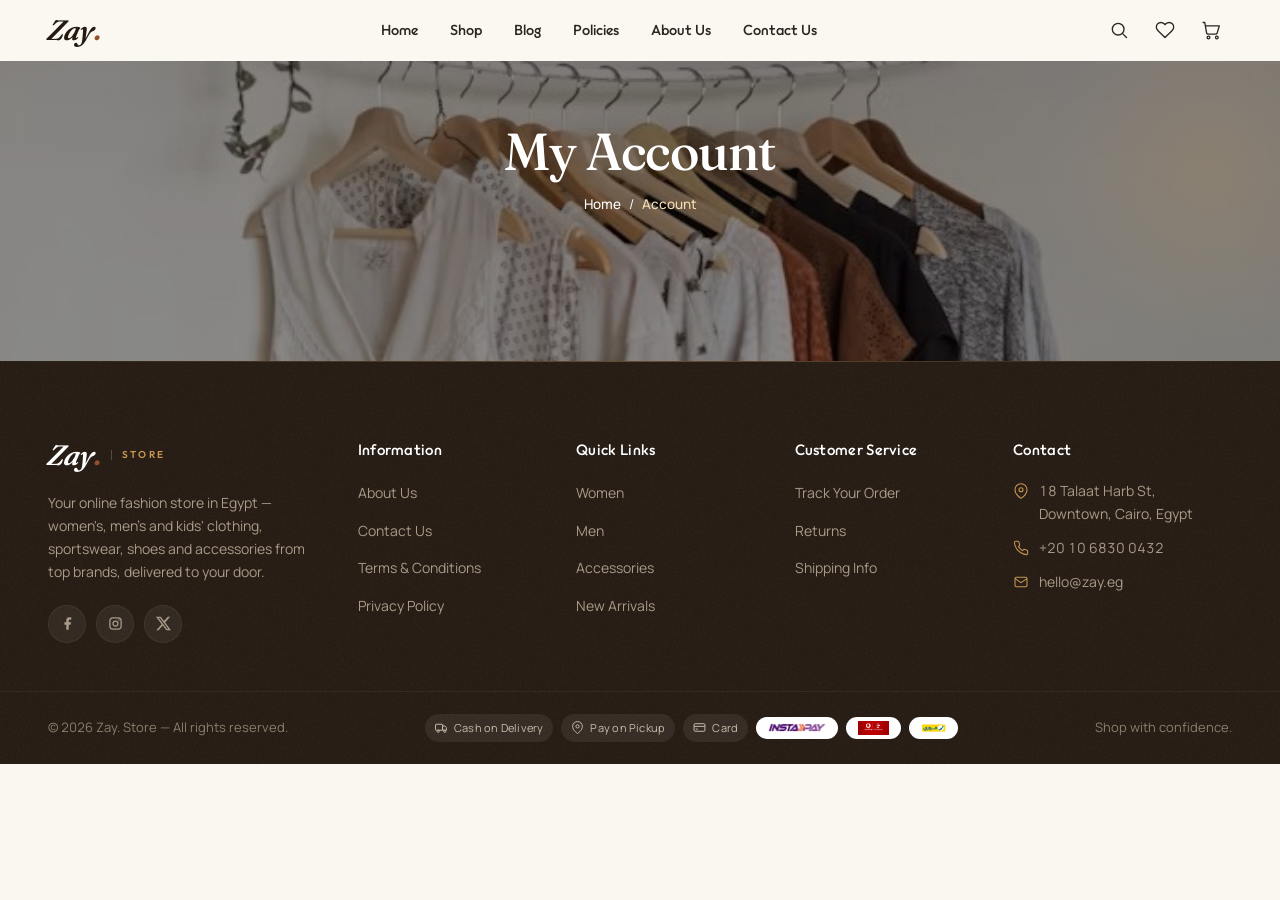
<file: account.html>
<!DOCTYPE html>
<html lang="en">
<head>
  <meta charset="UTF-8" />
  <meta name="viewport" content="width=device-width, initial-scale=1.0" />
  <meta name="description" content="Sign in or create your Zay. account to track orders, save your details and revisit your order history." />
  <meta name="theme-color" content="#2b1f15" />
  <meta name="robots" content="noindex" />
  <title>My Account — Zay.</title>
  <link rel="icon" type="image/png" href="assets/img/favicon.png" />
  <link rel="preconnect" href="https://fonts.googleapis.com" />
  <link rel="preconnect" href="https://fonts.gstatic.com" crossorigin />
  <link href="https://fonts.googleapis.com/css2?family=Fraunces:ital,wght@0,300;0,400;0,500;0,600;0,700;1,400;1,500;1,600&family=Outfit:wght@400;500;600;700&family=Manrope:wght@400;500;600;700;800&family=Cairo:wght@400;500;600;700&display=swap" rel="stylesheet" />
  <link rel="stylesheet" href="style.css" />
</head>
<body data-page="account">
  <div id="siteTop"></div>

  <section class="page-head">
    <div class="container">
      <h1 class="page-head__title">My Account</h1>
      <nav class="crumbs" aria-label="Breadcrumb"><a href="index.html">Home</a> <span class="sep">/</span> <span aria-current="page">Account</span></nav>
    </div>
  </section>

  <main class="account-page">
    <div class="container" id="accountRoot"></div>
  </main>

  <div id="siteBottom"></div>
  <script src="script.js"></script>
</body>
</html>
</file>
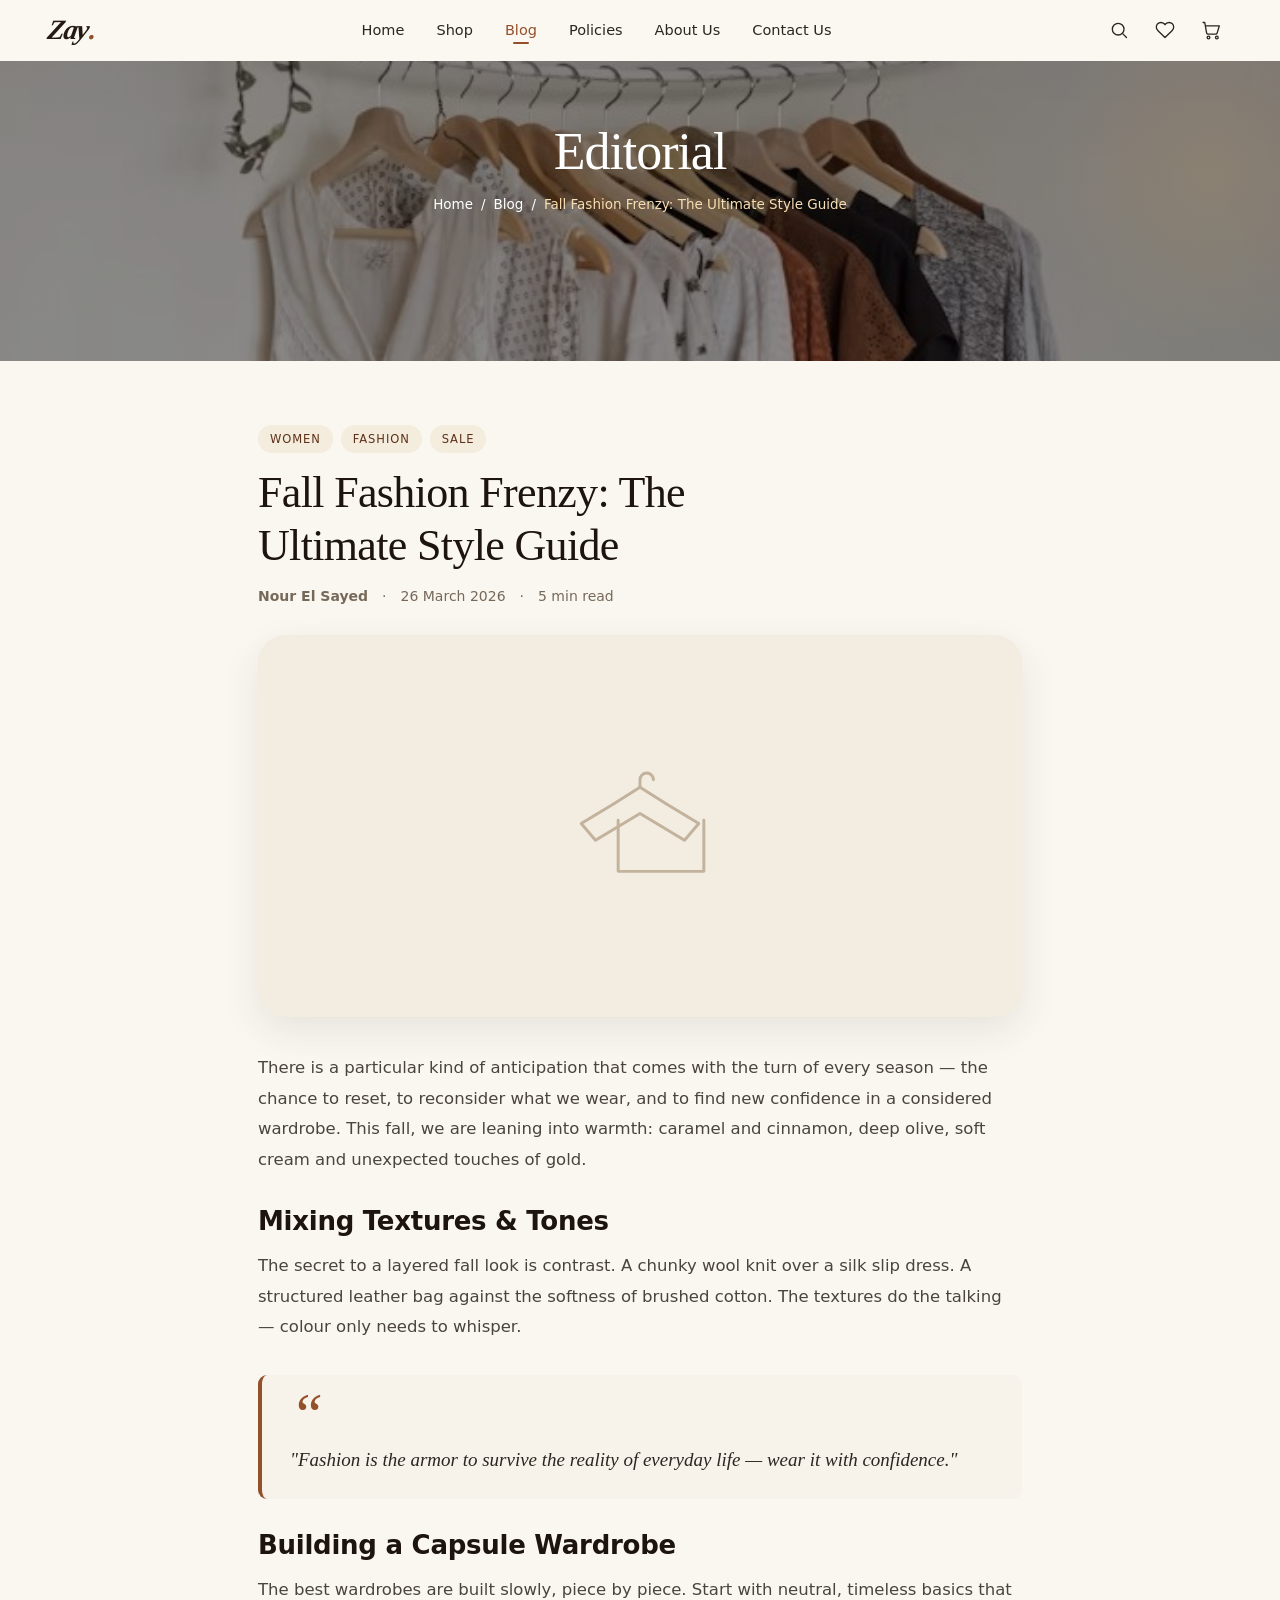
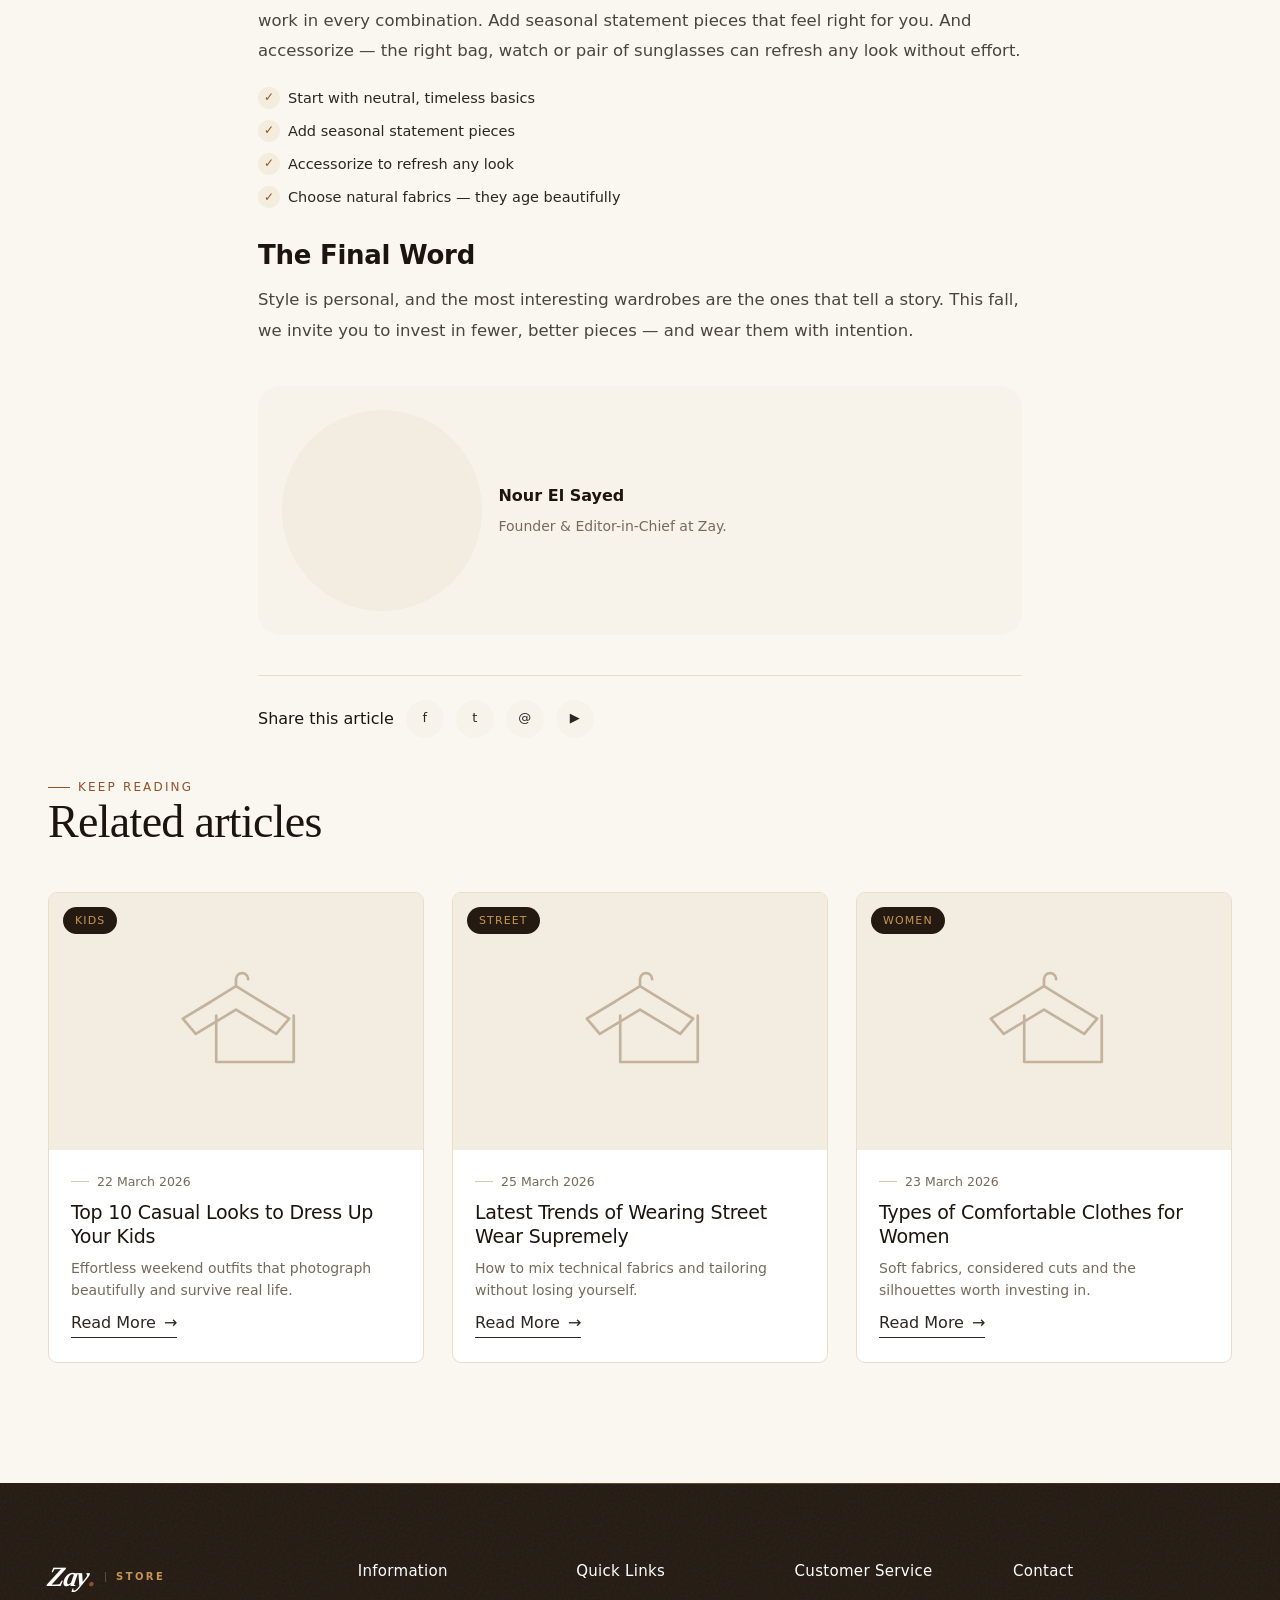
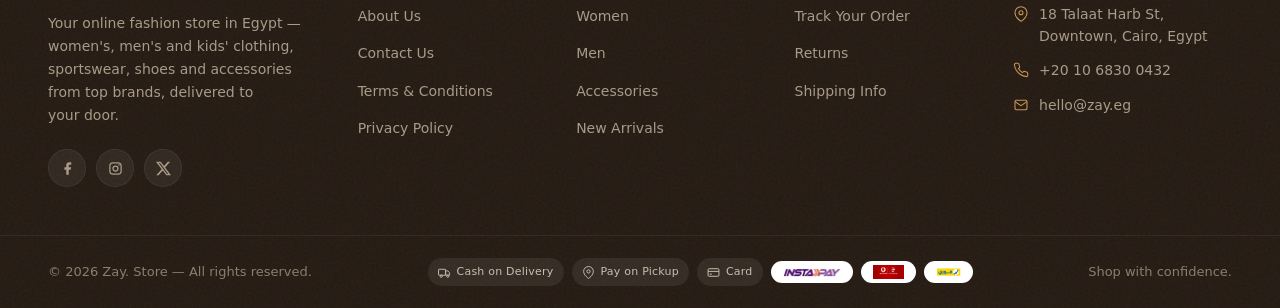
<file: blog-details.html>
<!DOCTYPE html>
<html lang="en">
<head>
  <meta charset="UTF-8" />
  <meta name="viewport" content="width=device-width, initial-scale=1.0" />
  <meta name="description" content="Read the full article on Zay. — fashion tips, style guides and seasonal notes from our editorial team." />
  <meta name="theme-color" content="#2b1f15" />
  <meta property="og:type" content="article" />
  <meta property="og:title" content="Article — Zay." />
  <meta property="og:description" content="Read the full article on Zay. — fashion tips, style guides and seasonal notes from our editorial team." />
  <meta property="og:image" content="" />
  <title>Article — Zay.</title>
  <meta http-equiv="Content-Security-Policy" content="default-src 'self'; script-src 'self'; style-src 'self' 'unsafe-inline' https://fonts.googleapis.com; font-src https://fonts.gstatic.com; img-src 'self' data: https://images.unsplash.com; media-src 'self'; frame-src https://www.openstreetmap.org; connect-src 'none'; object-src 'none'; base-uri 'self'; form-action 'none'" />
  <meta name="referrer" content="strict-origin-when-cross-origin" />
  <link rel="icon" type="image/png" href="assets/img/favicon.png" />
  <link rel="preconnect" href="https://fonts.googleapis.com" />
  <link rel="preconnect" href="https://fonts.gstatic.com" crossorigin />
  <link rel="preconnect" href="https://images.unsplash.com" crossorigin />
  <link href="https://fonts.googleapis.com/css2?family=Fraunces:ital,wght@0,300;0,400;0,500;0,600;0,700;1,400;1,500;1,600&family=Outfit:wght@400;500;600;700&family=Manrope:wght@400;500;600;700;800&family=Cairo:wght@400;500;600;700&display=swap" rel="stylesheet" />
  <link rel="stylesheet" href="style.css" />
</head>
<body data-page="blog">
  <div id="siteTop"></div>

  <section class="page-head">
    <div class="container">
      <h1 class="page-head__title">Editorial</h1>
      <nav class="crumbs" aria-label="Breadcrumb"><a href="index.html">Home</a> <span class="sep">/</span> <a href="blog.html">Blog</a> <span class="sep">/</span> <span id="blogCrumb" aria-current="page">Article</span></nav>
    </div>
  </section>

  <main class="article">
    <div class="container article__wrap" id="articleRoot">
      <div class="blog-tags" id="blogTags"></div>
      <h2 class="article__title" id="blogPostTitle">Loading…</h2>
      <div class="article__meta">
        <span><strong>Nour El Sayed</strong></span>
        <span>·</span>
        <span id="blogMetaDate"></span>
        <span>·</span>
        <span id="blogMetaRead"></span>
      </div>
      <img class="article__hero" id="articleHero" src="[data-uri]" alt="" />

      <div class="article__body" id="articleBody"></div>

      <div class="article__author">
        <img src="https://images.unsplash.com/photo-1494790108377-be9c29b29330?auto=format&fit=crop&w=160&q=80" alt="" />
        <div>
          <strong>Nour El Sayed</strong>
          <span>Founder & Editor-in-Chief at Zay.</span>
        </div>
      </div>

      <div class="article__share"><span>Share this article</span> <a href="https://www.facebook.com/sharer/sharer.php" data-share="facebook" aria-label="Share on Facebook">f</a><a href="https://twitter.com/intent/tweet" data-share="twitter" aria-label="Share on Twitter">t</a><a href="https://www.instagram.com/" data-share="instagram" aria-label="Share on Instagram">@</a><a href="https://www.youtube.com/" data-share="youtube" aria-label="Share on YouTube">▶</a></div>
    </div>

    <section class="products">
      <div class="container">
        <div class="section-head"><span class="eyebrow">Keep reading</span><h2 class="section-title">Related articles</h2></div>
        <div class="blog__grid" id="relatedArticles"></div>
      </div>
    </section>
  </main>

  <div id="siteBottom"></div>
  <script src="script.js" defer></script>
</body>
</html>
</file>
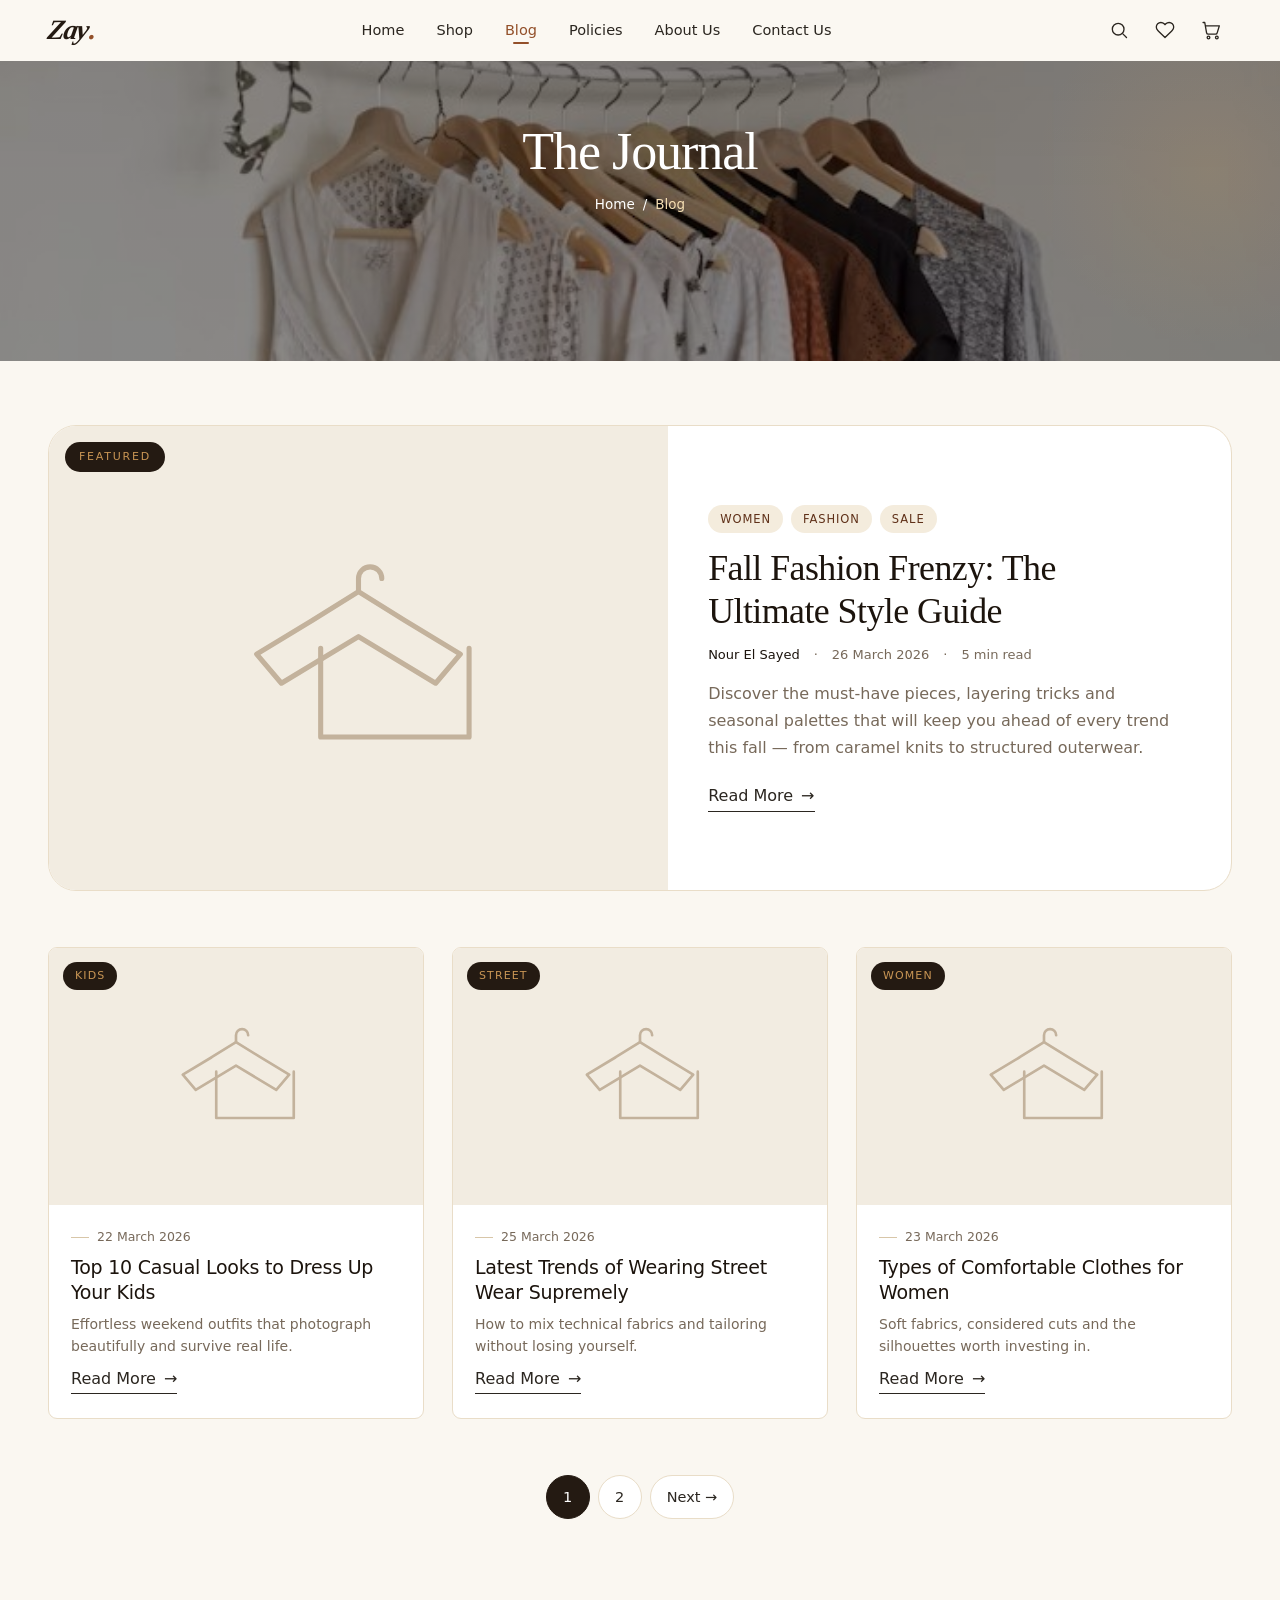
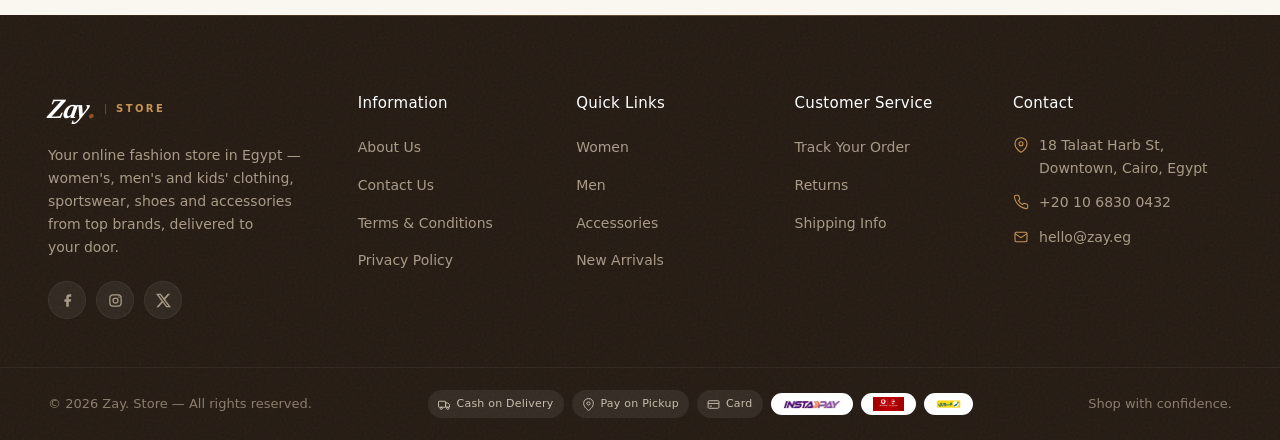
<file: blog.html>
<!DOCTYPE html>
<html lang="en">
<head>
  <meta charset="UTF-8" />
  <meta name="viewport" content="width=device-width, initial-scale=1.0" />
  <meta name="description" content="Fashion tips, style guides and the latest trends from the Zay. editorial team." />
  <meta name="theme-color" content="#2b1f15" />
  <meta property="og:type" content="website" />
  <meta property="og:title" content="Journal — Zay. | Style Guides & Fashion Notes" />
  <meta property="og:description" content="Style guides, seasonal edits and shopping tips from the Zay. editorial team." />
  <meta property="og:image" content="https://images.unsplash.com/photo-1483985988355-763728e1935b?auto=format&fit=crop&w=1200&q=80" />
  <title>Journal — Zay. | Style Guides & Fashion Notes</title>
  <meta http-equiv="Content-Security-Policy" content="default-src 'self'; script-src 'self'; style-src 'self' 'unsafe-inline' https://fonts.googleapis.com; font-src https://fonts.gstatic.com; img-src 'self' data: https://images.unsplash.com; media-src 'self'; frame-src https://www.openstreetmap.org; connect-src 'none'; object-src 'none'; base-uri 'self'; form-action 'none'" />
  <meta name="referrer" content="strict-origin-when-cross-origin" />
  <link rel="icon" type="image/png" href="assets/img/favicon.png" />
  <link rel="preconnect" href="https://fonts.googleapis.com" />
  <link rel="preconnect" href="https://fonts.gstatic.com" crossorigin />
  <link rel="preconnect" href="https://images.unsplash.com" crossorigin />
  <link href="https://fonts.googleapis.com/css2?family=Fraunces:ital,wght@0,300;0,400;0,500;0,600;0,700;1,400;1,500;1,600&family=Outfit:wght@400;500;600;700&family=Manrope:wght@400;500;600;700;800&family=Cairo:wght@400;500;600;700&display=swap" rel="stylesheet" />
  <link rel="stylesheet" href="style.css" />
</head>
<body data-page="blog">
  <div id="siteTop"></div>

  <section class="page-head">
    <div class="container">
      <h1 class="page-head__title">The Journal</h1>
      <nav class="crumbs" aria-label="Breadcrumb"><a href="index.html">Home</a> <span class="sep">/</span> <span aria-current="page">Blog</span></nav>
    </div>
  </section>

  <main class="blog">
    <div class="container">
      <!-- FEATURED -->
      <a class="blog-feat reveal" href="blog-details.html?id=fall-fashion-frenzy">
        <div class="blog-feat__media"><img src="https://images.unsplash.com/photo-1483985988355-763728e1935b?auto=format&fit=crop&w=900&q=80" alt="Featured blog post" /></div>
        <div class="blog-feat__body">
          <div class="blog-tags"><span>Women</span><span>Fashion</span><span>Sale</span></div>
          <h2><span>Fall Fashion Frenzy: The Ultimate Style Guide</span></h2>
          <div class="blog-feat__meta"><strong>Nour El Sayed</strong> <span>·</span> <span>26 March 2026</span> <span>·</span> <span>5 min read</span></div>
          <p class="blog-feat__excerpt">Discover the must-have pieces, layering tricks and seasonal palettes that will keep you ahead of every trend this fall — from caramel knits to structured outerwear.</p>
          <span class="link-arrow">Read More <span>→</span></span>
        </div>
      </a>

      <!-- GRID -->
      <div class="blog__grid" id="blogGrid"></div>

      <nav class="pagination" id="blogPagination" aria-label="Pagination"></nav>
    </div>
  </main>

  <div id="siteBottom"></div>
  <script src="script.js" defer></script>
</body>
</html>
</file>
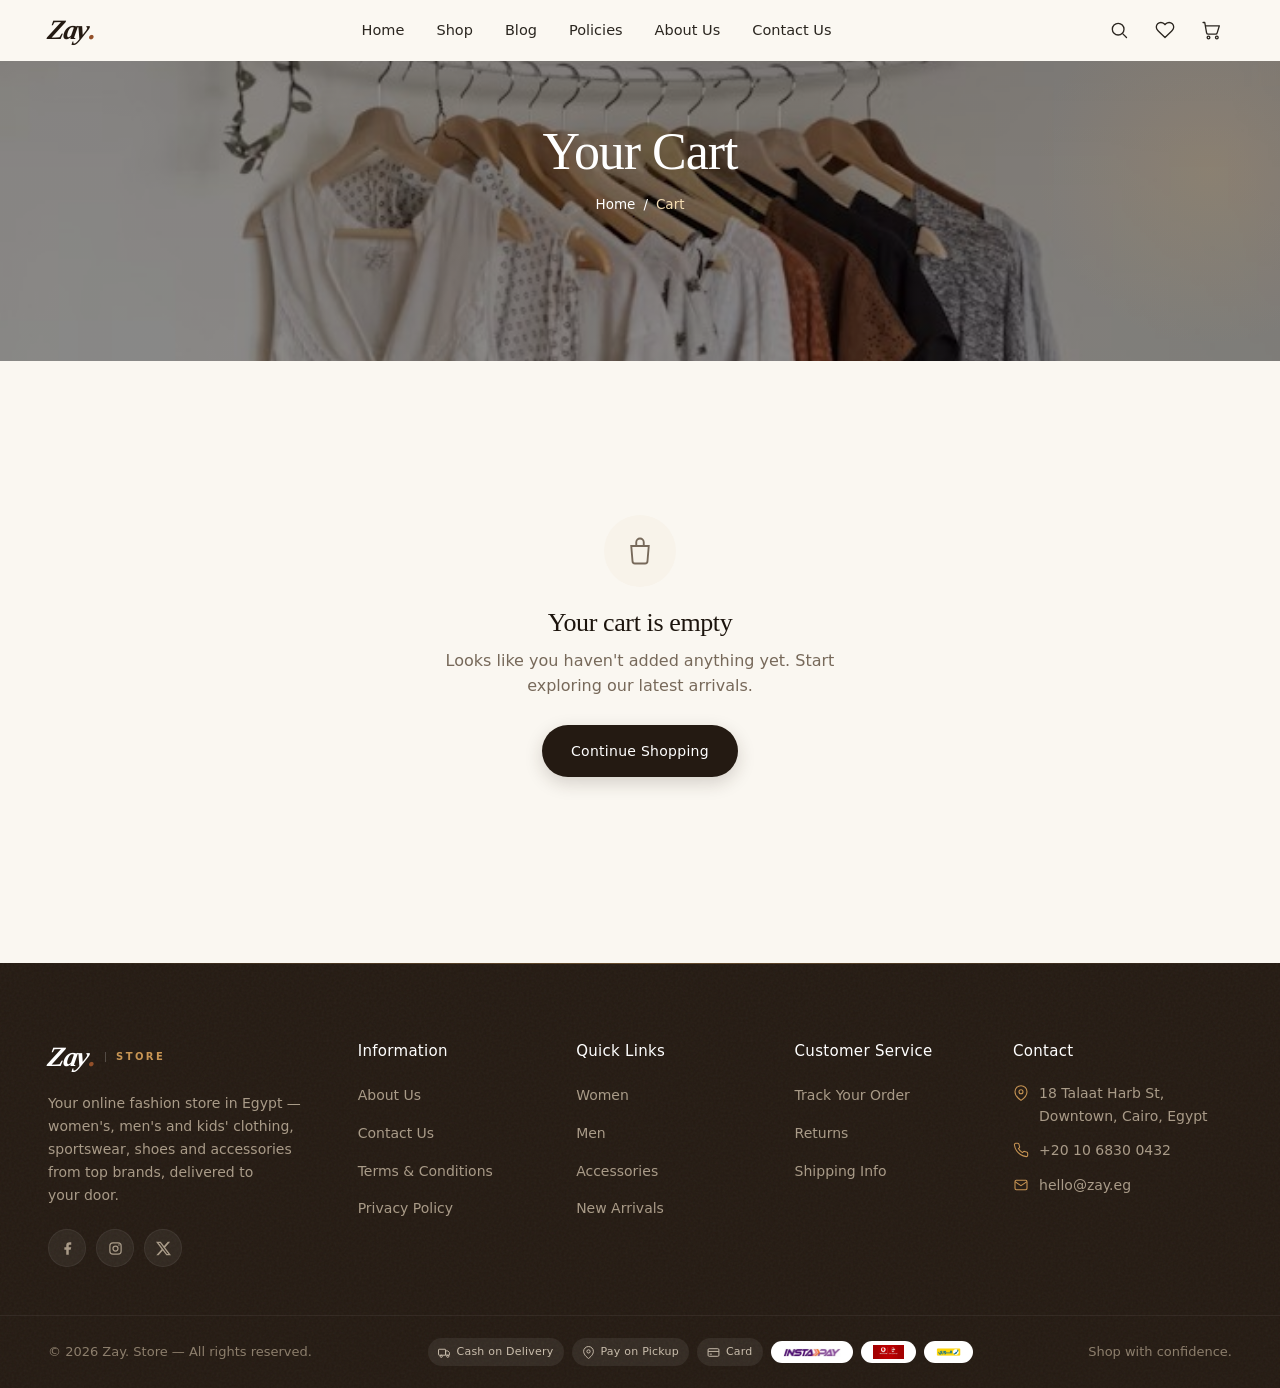
<file: cart.html>
<!DOCTYPE html>
<html lang="en">
<head>
  <meta charset="UTF-8" />
  <meta name="viewport" content="width=device-width, initial-scale=1.0" />
  <meta name="description" content="Review your shopping cart — update quantities, see your subtotal and shipping, and check out securely at Zay." />
  <meta name="theme-color" content="#2b1f15" />
  <title>Your Cart — Zay.</title>
  <meta http-equiv="Content-Security-Policy" content="default-src 'self'; script-src 'self'; style-src 'self' 'unsafe-inline' https://fonts.googleapis.com; font-src https://fonts.gstatic.com; img-src 'self' data: https://images.unsplash.com; media-src 'self'; frame-src https://www.openstreetmap.org; connect-src 'none'; object-src 'none'; base-uri 'self'; form-action 'none'" />
  <meta name="referrer" content="strict-origin-when-cross-origin" />
  <meta name="robots" content="noindex" />
  <link rel="icon" type="image/png" href="assets/img/favicon.png" />
  <link rel="preconnect" href="https://fonts.googleapis.com" />
  <link rel="preconnect" href="https://fonts.gstatic.com" crossorigin />
  <link rel="preconnect" href="https://images.unsplash.com" crossorigin />
  <link href="https://fonts.googleapis.com/css2?family=Fraunces:ital,wght@0,300;0,400;0,500;0,600;0,700;1,400;1,500;1,600&family=Outfit:wght@400;500;600;700&family=Manrope:wght@400;500;600;700;800&family=Cairo:wght@400;500;600;700&display=swap" rel="stylesheet" />
  <link rel="stylesheet" href="style.css" />
</head>
<body data-page="cart">
  <div id="siteTop"></div>

  <section class="page-head">
    <div class="container">
      <h1 class="page-head__title">Your Cart</h1>
      <nav class="crumbs" aria-label="Breadcrumb"><a href="index.html">Home</a> <span class="sep">/</span> <span aria-current="page">Cart</span></nav>
    </div>
  </section>

  <main class="cart-page">
    <div class="container" id="cartRoot"></div>
  </main>

  <div id="siteBottom"></div>
  <script src="script.js" defer></script>
</body>
</html>
</file>
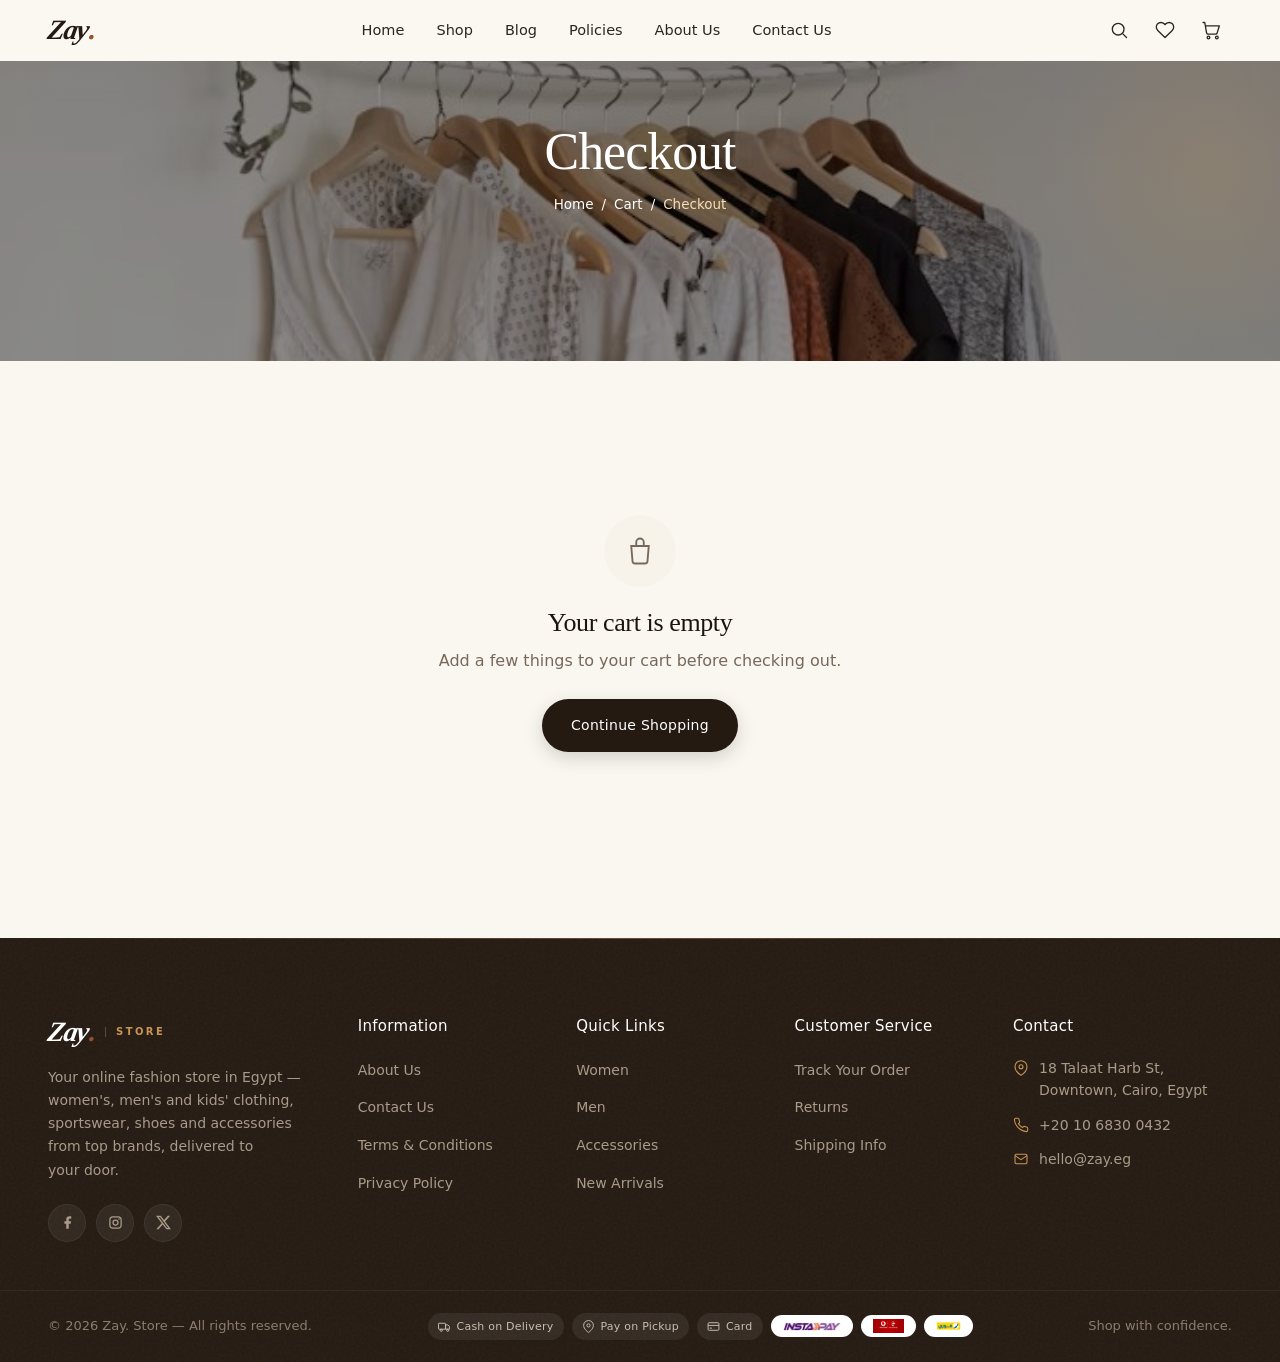
<file: checkout.html>
<!DOCTYPE html>
<html lang="en">
<head>
  <meta charset="UTF-8" />
  <meta name="viewport" content="width=device-width, initial-scale=1.0" />
  <meta name="description" content="Complete your order at Zay. — enter your shipping details, review your order summary, and confirm instantly over WhatsApp." />
  <meta name="theme-color" content="#2b1f15" />
  <meta name="robots" content="noindex" />
  <title>Checkout — Zay.</title>
  <meta http-equiv="Content-Security-Policy" content="default-src 'self'; script-src 'self'; style-src 'self' 'unsafe-inline' https://fonts.googleapis.com; font-src https://fonts.gstatic.com; img-src 'self' data: https://images.unsplash.com; media-src 'self'; frame-src https://www.openstreetmap.org; connect-src 'none'; object-src 'none'; base-uri 'self'; form-action 'none'" />
  <meta name="referrer" content="strict-origin-when-cross-origin" />
  <meta name="robots" content="noindex" />
  <link rel="icon" type="image/png" href="assets/img/favicon.png" />
  <link rel="preconnect" href="https://fonts.googleapis.com" />
  <link rel="preconnect" href="https://fonts.gstatic.com" crossorigin />
  <link rel="preconnect" href="https://images.unsplash.com" crossorigin />
  <link href="https://fonts.googleapis.com/css2?family=Fraunces:ital,wght@0,300;0,400;0,500;0,600;0,700;1,400;1,500;1,600&family=Outfit:wght@400;500;600;700&family=Manrope:wght@400;500;600;700;800&family=Cairo:wght@400;500;600;700&display=swap" rel="stylesheet" />
  <link rel="stylesheet" href="style.css" />
</head>
<body data-page="checkout">
  <div id="siteTop"></div>

  <section class="page-head">
    <div class="container">
      <h1 class="page-head__title">Checkout</h1>
      <nav class="crumbs" aria-label="Breadcrumb"><a href="index.html">Home</a> <span class="sep">/</span> <a href="cart.html">Cart</a> <span class="sep">/</span> <span aria-current="page">Checkout</span></nav>
    </div>
  </section>

  <main class="checkout-page">
    <div class="container" id="checkoutRoot"></div>
  </main>

  <div id="siteBottom"></div>
  <script src="script.js" defer></script>
</body>
</html>
</file>
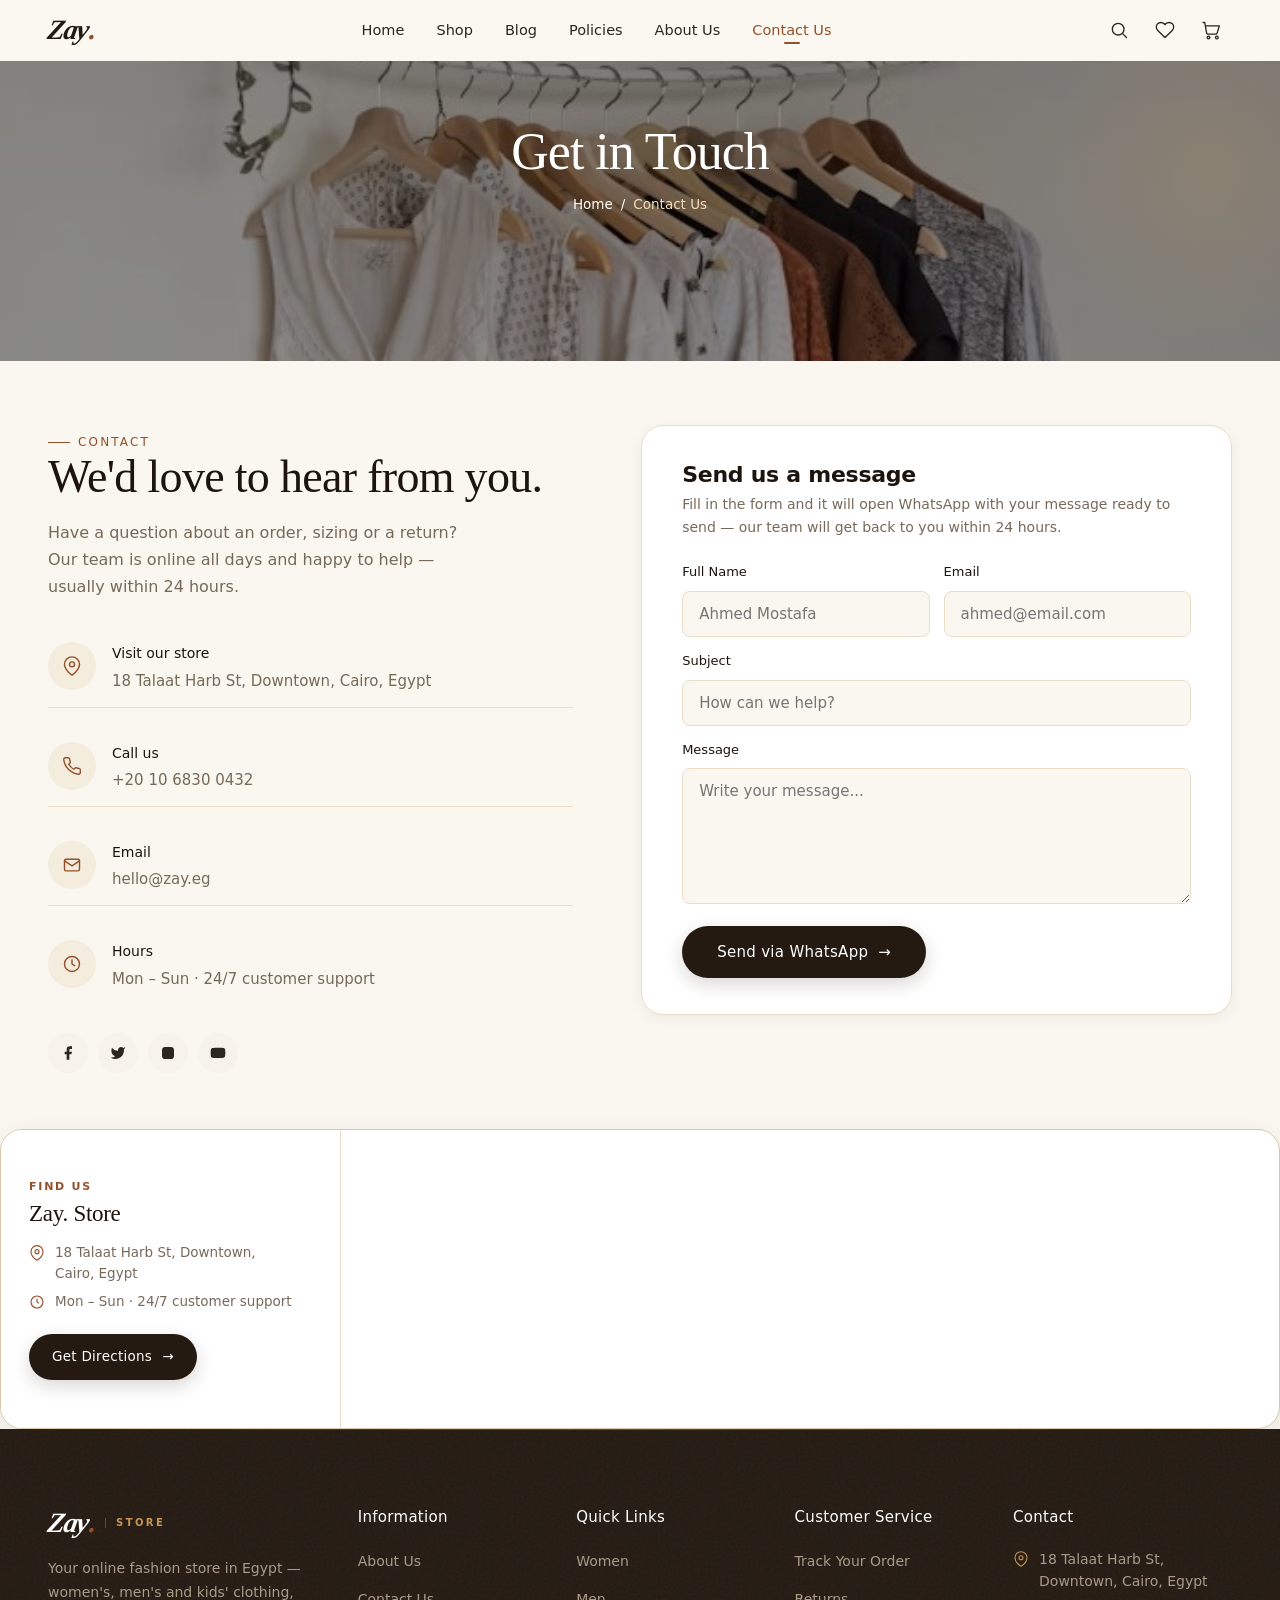
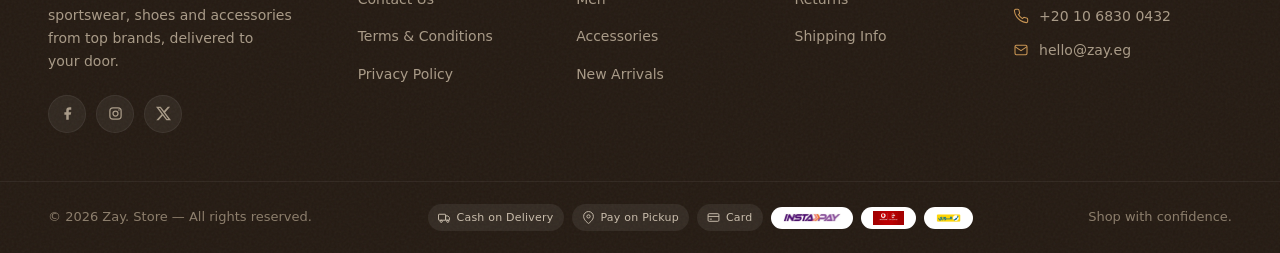
<file: contact.html>
<!DOCTYPE html>
<html lang="en">
<head>
  <meta charset="UTF-8" />
  <meta name="viewport" content="width=device-width, initial-scale=1.0" />
  <meta name="description" content="Get in touch with the Zay. team — open 24/7, replies within 24 hours." />
  <meta name="theme-color" content="#2b1f15" />
  <meta property="og:type" content="website" />
  <meta property="og:title" content="Contact Us — Zay." />
  <meta property="og:description" content="Have a question about an order, sizing or a return? Reach our Cairo team — online every day and happy to help." />
  <meta property="og:image" content="https://images.unsplash.com/photo-1441986300917-64674bd600d8?auto=format&fit=crop&w=1200&q=80" />
  <title>Contact Us — Zay.</title>
  <meta http-equiv="Content-Security-Policy" content="default-src 'self'; script-src 'self'; style-src 'self' 'unsafe-inline' https://fonts.googleapis.com; font-src https://fonts.gstatic.com; img-src 'self' data: https://images.unsplash.com; media-src 'self'; frame-src https://www.openstreetmap.org; connect-src 'none'; object-src 'none'; base-uri 'self'; form-action 'none'" />
  <meta name="referrer" content="strict-origin-when-cross-origin" />
  <link rel="icon" type="image/png" href="assets/img/favicon.png" />
  <link rel="preconnect" href="https://fonts.googleapis.com" />
  <link rel="preconnect" href="https://fonts.gstatic.com" crossorigin />
  <link rel="preconnect" href="https://images.unsplash.com" crossorigin />
  <link href="https://fonts.googleapis.com/css2?family=Fraunces:ital,wght@0,300;0,400;0,500;0,600;0,700;1,400;1,500;1,600&family=Outfit:wght@400;500;600;700&family=Manrope:wght@400;500;600;700;800&family=Cairo:wght@400;500;600;700&display=swap" rel="stylesheet" />
  <link rel="stylesheet" href="style.css" />
</head>
<body data-page="contact">
  <div id="siteTop"></div>

  <section class="page-head">
    <div class="container">
      <h1 class="page-head__title">Get in Touch</h1>
      <nav class="crumbs" aria-label="Breadcrumb"><a href="index.html">Home</a> <span class="sep">/</span> <span aria-current="page">Contact Us</span></nav>
    </div>
  </section>

  <main class="contact">
    <div class="container contact__grid">
      <!-- INFO -->
      <div class="contact__info">
        <span class="eyebrow">Contact</span>
        <h2 class="section-title">We'd love to hear from you.</h2>
        <p>Have a question about an order, sizing or a return? Our team is online all days and happy to help — usually within 24 hours.</p>
        <ul class="contact__list">
          <li>
            <span class="contact__ic" aria-hidden="true">
              <svg viewBox="0 0 24 24"><path d="M21 10c0 7-9 13-9 13s-9-6-9-13a9 9 0 0 1 18 0z"/><circle cx="12" cy="10" r="3"/></svg>
            </span>
            <div><strong>Visit our store</strong>18 Talaat Harb St, Downtown, Cairo, Egypt</div>
          </li>
          <li>
            <span class="contact__ic" aria-hidden="true">
              <svg viewBox="0 0 24 24"><path d="M22 16.92v3a2 2 0 0 1-2.18 2 19.79 19.79 0 0 1-8.63-3.07 19.5 19.5 0 0 1-6-6 19.79 19.79 0 0 1-3.07-8.67A2 2 0 0 1 4.11 2h3a2 2 0 0 1 2 1.72 12.84 12.84 0 0 0 .7 2.81 2 2 0 0 1-.45 2.11L8.09 9.91a16 16 0 0 0 6 6l1.27-1.27a2 2 0 0 1 2.11-.45 12.84 12.84 0 0 0 2.81.7A2 2 0 0 1 22 16.92z"/></svg>
            </span>
            <div><strong>Call us</strong><a href="tel:+201068300432">+20 10 6830 0432</a></div>
          </li>
          <li>
            <span class="contact__ic" aria-hidden="true">
              <svg viewBox="0 0 24 24"><rect x="3" y="5" width="18" height="14" rx="2"/><path d="m3 7 9 6 9-6"/></svg>
            </span>
            <div><strong>Email</strong><a href="mailto:hello@zay.eg">hello@zay.eg</a></div>
          </li>
          <li>
            <span class="contact__ic" aria-hidden="true">
              <svg viewBox="0 0 24 24"><circle cx="12" cy="12" r="9"/><path d="M12 7v5l3 2"/></svg>
            </span>
            <div><strong>Hours</strong>Mon – Sun · 24/7 customer support</div>
          </li>
        </ul>
        <div class="contact__social">
          <a href="https://www.facebook.com/" target="_blank" rel="noopener" aria-label="Facebook">
            <svg viewBox="0 0 24 24"><path d="M18 2h-3a5 5 0 0 0-5 5v3H7v4h3v8h4v-8h3l1-4h-4V7a1 1 0 0 1 1-1h3z"/></svg>
          </a>
          <a href="https://twitter.com/" target="_blank" rel="noopener" aria-label="Twitter">
            <svg viewBox="0 0 24 24"><path d="M23 3a10.9 10.9 0 0 1-3.14 1.53 4.48 4.48 0 0 0-7.86 3v1A10.66 10.66 0 0 1 3 4s-4 9 5 13a11.64 11.64 0 0 1-7 2c9 5 20 0 20-11.5a4.5 4.5 0 0 0-.08-.83A7.72 7.72 0 0 0 23 3z"/></svg>
          </a>
          <a href="https://www.instagram.com/" target="_blank" rel="noopener" aria-label="Instagram">
            <svg viewBox="0 0 24 24"><rect x="3" y="3" width="18" height="18" rx="5"/><circle cx="12" cy="12" r="4"/><circle cx="17.5" cy="6.5" r="1.2" fill="currentColor"/></svg>
          </a>
          <a href="https://www.youtube.com/" target="_blank" rel="noopener" aria-label="YouTube">
            <svg viewBox="0 0 24 24"><path d="M22.54 6.42a2.78 2.78 0 0 0-1.94-2C18.88 4 12 4 12 4s-6.88 0-8.6.46a2.78 2.78 0 0 0-1.94 2A29 29 0 0 0 1 11.75a29 29 0 0 0 .46 5.33A2.78 2.78 0 0 0 3.4 19c1.72.46 8.6.46 8.6.46s6.88 0 8.6-.46a2.78 2.78 0 0 0 1.94-2 29 29 0 0 0 .46-5.25 29 29 0 0 0-.46-5.33z"/><polygon points="9.75 15.02 15.5 11.75 9.75 8.48 9.75 15.02" fill="currentColor"/></svg>
          </a>
        </div>
      </div>

      <!-- FORM -->
      <form class="contact__form" id="contactForm" novalidate>
        <h3>Send us a message</h3>
        <p>Fill in the form and it will open WhatsApp with your message ready to send — our team will get back to you within 24 hours.</p>
        <div class="field-row">
          <label class="field"><span>Full Name</span><input type="text" id="cfName" maxlength="80" name="name" required placeholder="Ahmed Mostafa" autocomplete="name" /></label>
          <label class="field"><span>Email</span><input type="email" id="cfEmail" maxlength="120" name="email" required placeholder="ahmed@email.com" autocomplete="email" /></label>
        </div>
        <label class="field"><span>Subject</span><input type="text" id="cfSubject" maxlength="120" name="subject" placeholder="How can we help?" /></label>
        <label class="field"><span>Message</span><textarea id="cfMessage" maxlength="1000" name="message" rows="6" required placeholder="Write your message..."></textarea></label>
        <div class="form-status" id="contactStatus" role="status" aria-live="polite"></div>
        <button type="submit" class="btn btn--primary btn--lg" id="contactSubmit">Send via WhatsApp <span class="btn__arrow">→</span></button>
      </form>
    </div>

    <div class="contact__map">
      <div class="map-card">
        <span class="map-card__eyebrow">Find us</span>
        <h3 class="map-card__title">Zay. Store</h3>
        <p class="map-card__addr">
          <svg viewBox="0 0 24 24" aria-hidden="true"><path d="M21 10c0 7-9 13-9 13s-9-6-9-13a9 9 0 0 1 18 0z"/><circle cx="12" cy="10" r="3"/></svg>
          18 Talaat Harb St, Downtown, Cairo, Egypt
        </p>
        <p class="map-card__addr">
          <svg viewBox="0 0 24 24" aria-hidden="true"><circle cx="12" cy="12" r="9"/><path d="M12 7v5l3 2"/></svg>
          Mon – Sun · 24/7 customer support
        </p>
        <div class="map-card__actions">
          <a class="btn btn--primary" href="https://www.google.com/maps/dir/?api=1&destination=30.0459,31.2361" target="_blank" rel="noopener">Get Directions <span class="btn__arrow">→</span></a>
        </div>
      </div>
      <iframe title="Store location" src="https://www.openstreetmap.org/export/embed.html?bbox=31.2311%2C30.0425%2C31.2411%2C30.0495&layer=mapnik&marker=30.0459%2C31.2361" loading="lazy" referrerpolicy="no-referrer" sandbox="allow-scripts allow-same-origin allow-popups allow-popups-to-escape-sandbox"></iframe>
    </div>
  </main>

  <div id="siteBottom"></div>
  <script src="script.js" defer></script>
</body>
</html>
</file>
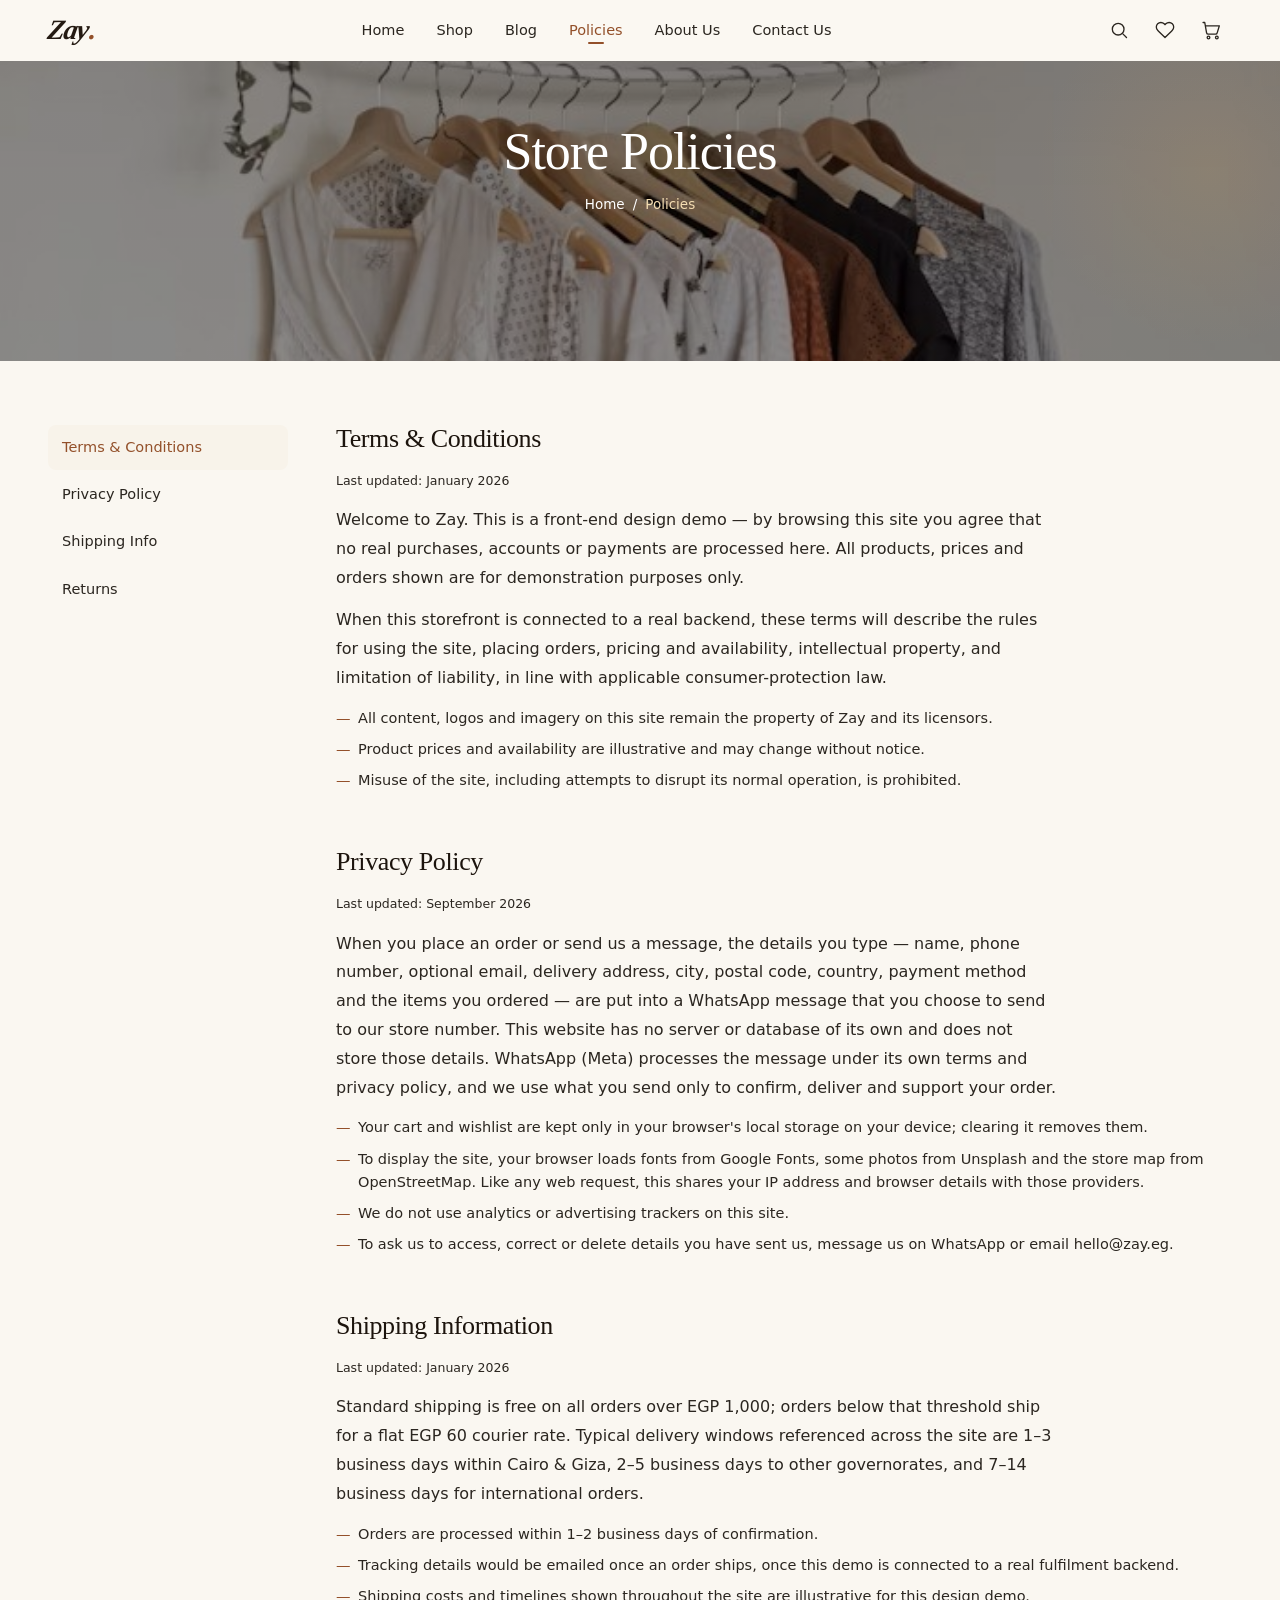
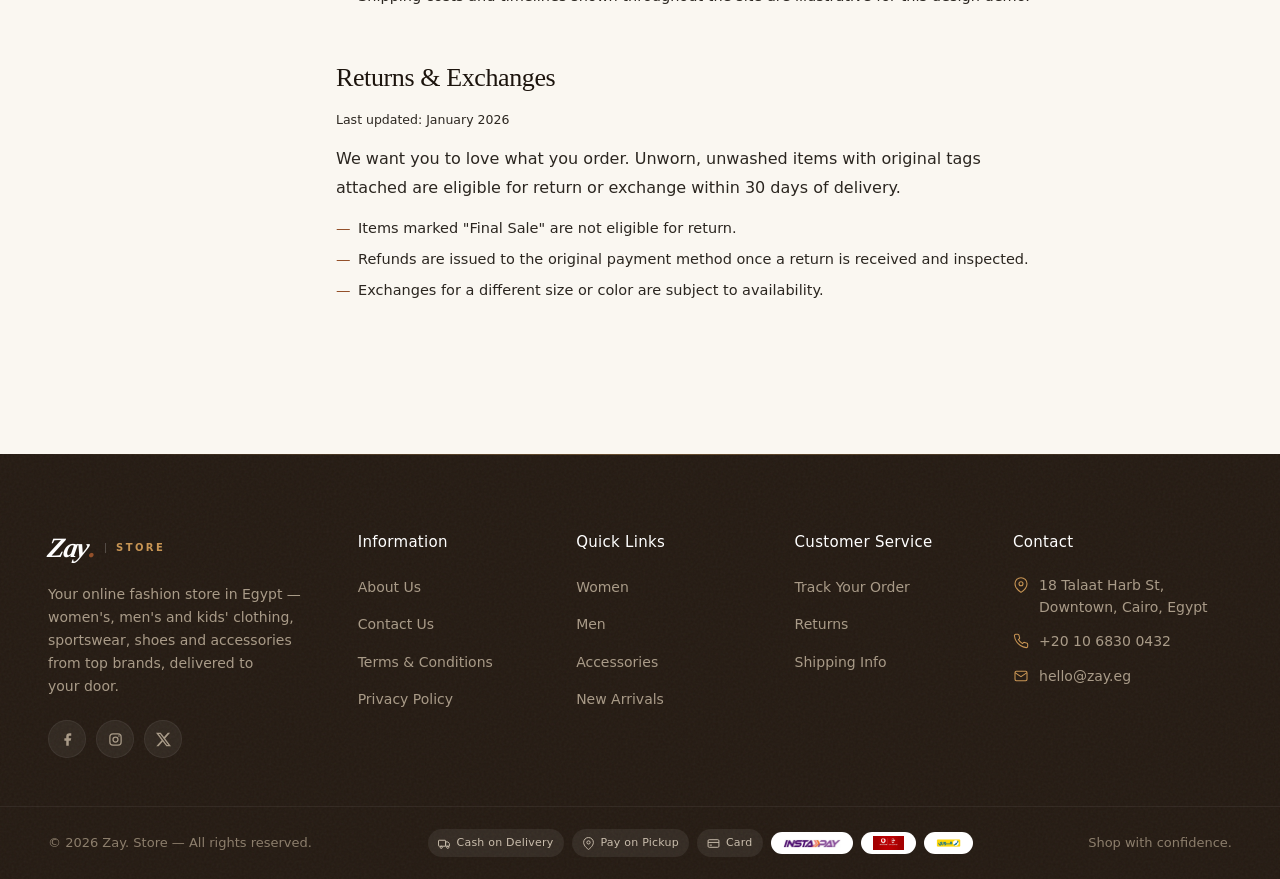
<file: policies.html>
<!DOCTYPE html>
<html lang="en">
<head>
  <meta charset="UTF-8" />
  <meta name="viewport" content="width=device-width, initial-scale=1.0" />
  <meta name="description" content="Zay. store policies — Terms &amp; Conditions, Privacy Policy, Shipping Information and Returns Policy." />
  <meta name="theme-color" content="#2b1f15" />
  <meta property="og:type" content="website" />
  <meta property="og:title" content="Store Policies — Zay." />
  <meta property="og:description" content="Terms & Conditions, Privacy Policy, Shipping Information and Returns Policy for Zay." />
  <meta property="og:image" content="https://images.unsplash.com/photo-1445205170230-053b83016050?auto=format&fit=crop&w=1200&q=80" />
  <title>Store Policies — Zay.</title>
  <meta http-equiv="Content-Security-Policy" content="default-src 'self'; script-src 'self'; style-src 'self' 'unsafe-inline' https://fonts.googleapis.com; font-src https://fonts.gstatic.com; img-src 'self' data: https://images.unsplash.com; media-src 'self'; frame-src https://www.openstreetmap.org; connect-src 'none'; object-src 'none'; base-uri 'self'; form-action 'none'" />
  <meta name="referrer" content="strict-origin-when-cross-origin" />
  <link rel="icon" type="image/png" href="assets/img/favicon.png" />
  <link rel="preconnect" href="https://fonts.googleapis.com" />
  <link rel="preconnect" href="https://fonts.gstatic.com" crossorigin />
  <link rel="preconnect" href="https://images.unsplash.com" crossorigin />
  <link href="https://fonts.googleapis.com/css2?family=Fraunces:ital,wght@0,300;0,400;0,500;0,600;0,700;1,400;1,500;1,600&family=Outfit:wght@400;500;600;700&family=Manrope:wght@400;500;600;700;800&family=Cairo:wght@400;500;600;700&display=swap" rel="stylesheet" />
  <link rel="stylesheet" href="style.css" />
</head>
<body data-page="policies">
  <div id="siteTop"></div>

  <section class="page-head">
    <div class="container">
      <h1 class="page-head__title">Store Policies</h1>
      <nav class="crumbs" aria-label="Breadcrumb"><a href="index.html">Home</a> <span class="sep">/</span> <span aria-current="page">Policies</span></nav>
    </div>
  </section>

  <main class="policies">
    <div class="container policies__layout">
      <nav class="policies__nav" aria-label="Policy sections">
        <a href="#terms">Terms &amp; Conditions</a>
        <a href="#privacy">Privacy Policy</a>
        <a href="#shipping">Shipping Info</a>
        <a href="#returns">Returns</a>
      </nav>

      <div class="policies__content">
        <article class="policy-section" id="terms">
          <h2>Terms &amp; Conditions</h2>
          <p class="policy-section__updated">Last updated: January 2026</p>
          <p>Welcome to Zay. This is a front-end design demo — by browsing this site you agree that no real purchases, accounts or payments are processed here. All products, prices and orders shown are for demonstration purposes only.</p>
          <p>When this storefront is connected to a real backend, these terms will describe the rules for using the site, placing orders, pricing and availability, intellectual property, and limitation of liability, in line with applicable consumer-protection law.</p>
          <ul>
            <li>All content, logos and imagery on this site remain the property of Zay and its licensors.</li>
            <li>Product prices and availability are illustrative and may change without notice.</li>
            <li>Misuse of the site, including attempts to disrupt its normal operation, is prohibited.</li>
          </ul>
        </article>

        <article class="policy-section" id="privacy">
          <h2>Privacy Policy</h2>
          <p class="policy-section__updated">Last updated: September 2026</p>
          <p>When you place an order or send us a message, the details you type — name, phone number, optional email, delivery address, city, postal code, country, payment method and the items you ordered — are put into a WhatsApp message that you choose to send to our store number. This website has no server or database of its own and does not store those details. WhatsApp (Meta) processes the message under its own terms and privacy policy, and we use what you send only to confirm, deliver and support your order.</p>
          <ul>
            <li>Your cart and wishlist are kept only in your browser's local storage on your device; clearing it removes them.</li>
            <li>To display the site, your browser loads fonts from Google Fonts, some photos from Unsplash and the store map from OpenStreetMap. Like any web request, this shares your IP address and browser details with those providers.</li>
            <li>We do not use analytics or advertising trackers on this site.</li>
            <li>To ask us to access, correct or delete details you have sent us, message us on WhatsApp or email hello@zay.eg.</li>
          </ul>
        </article>

        <article class="policy-section" id="shipping">
          <h2>Shipping Information</h2>
          <p class="policy-section__updated">Last updated: January 2026</p>
          <p>Standard shipping is free on all orders over EGP 1,000; orders below that threshold ship for a flat EGP 60 courier rate. Typical delivery windows referenced across the site are 1–3 business days within Cairo &amp; Giza, 2–5 business days to other governorates, and 7–14 business days for international orders.</p>
          <ul>
            <li>Orders are processed within 1–2 business days of confirmation.</li>
            <li>Tracking details would be emailed once an order ships, once this demo is connected to a real fulfilment backend.</li>
            <li>Shipping costs and timelines shown throughout the site are illustrative for this design demo.</li>
          </ul>
        </article>

        <article class="policy-section" id="returns">
          <h2>Returns &amp; Exchanges</h2>
          <p class="policy-section__updated">Last updated: January 2026</p>
          <p>We want you to love what you order. Unworn, unwashed items with original tags attached are eligible for return or exchange within 30 days of delivery.</p>
          <ul>
            <li>Items marked "Final Sale" are not eligible for return.</li>
            <li>Refunds are issued to the original payment method once a return is received and inspected.</li>
            <li>Exchanges for a different size or color are subject to availability.</li>
          </ul>
        </article>
      </div>
    </div>
  </main>

  <div id="siteBottom"></div>
  <script src="script.js" defer></script>
</body>
</html>
</file>
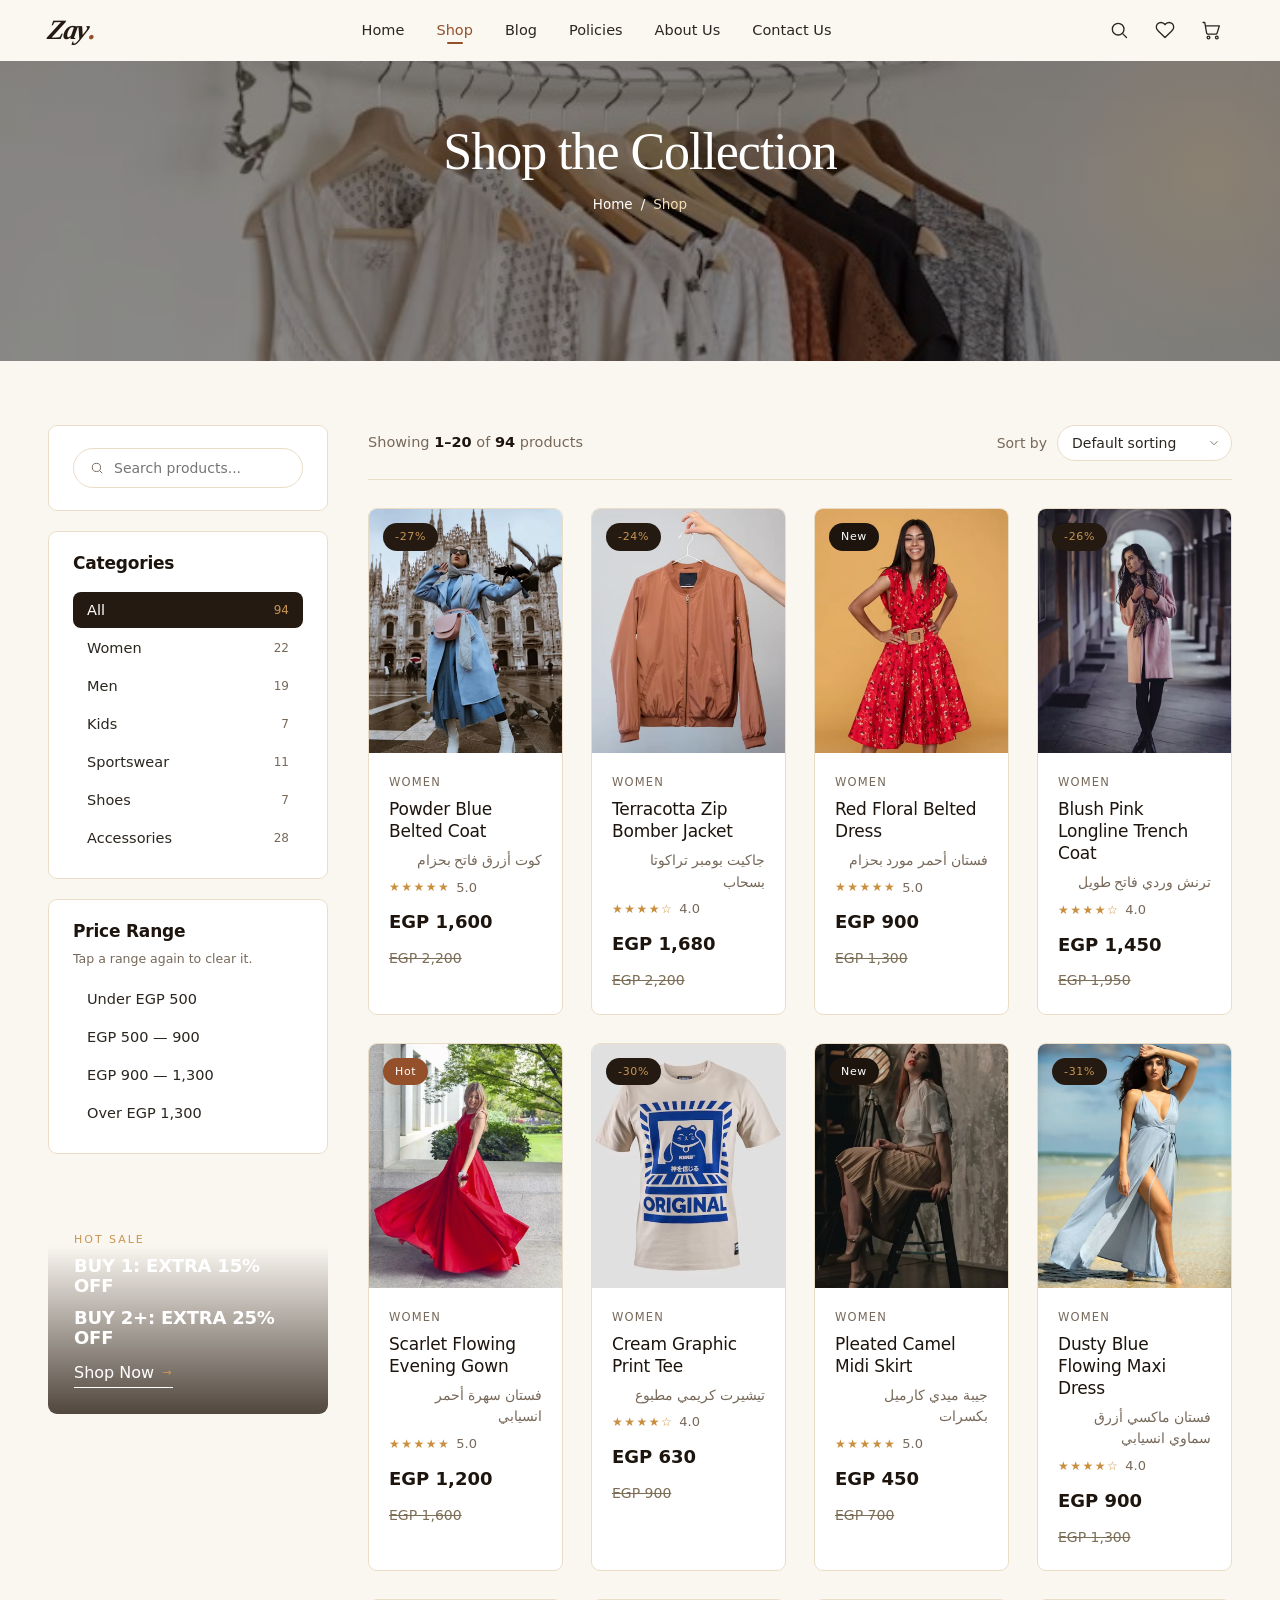
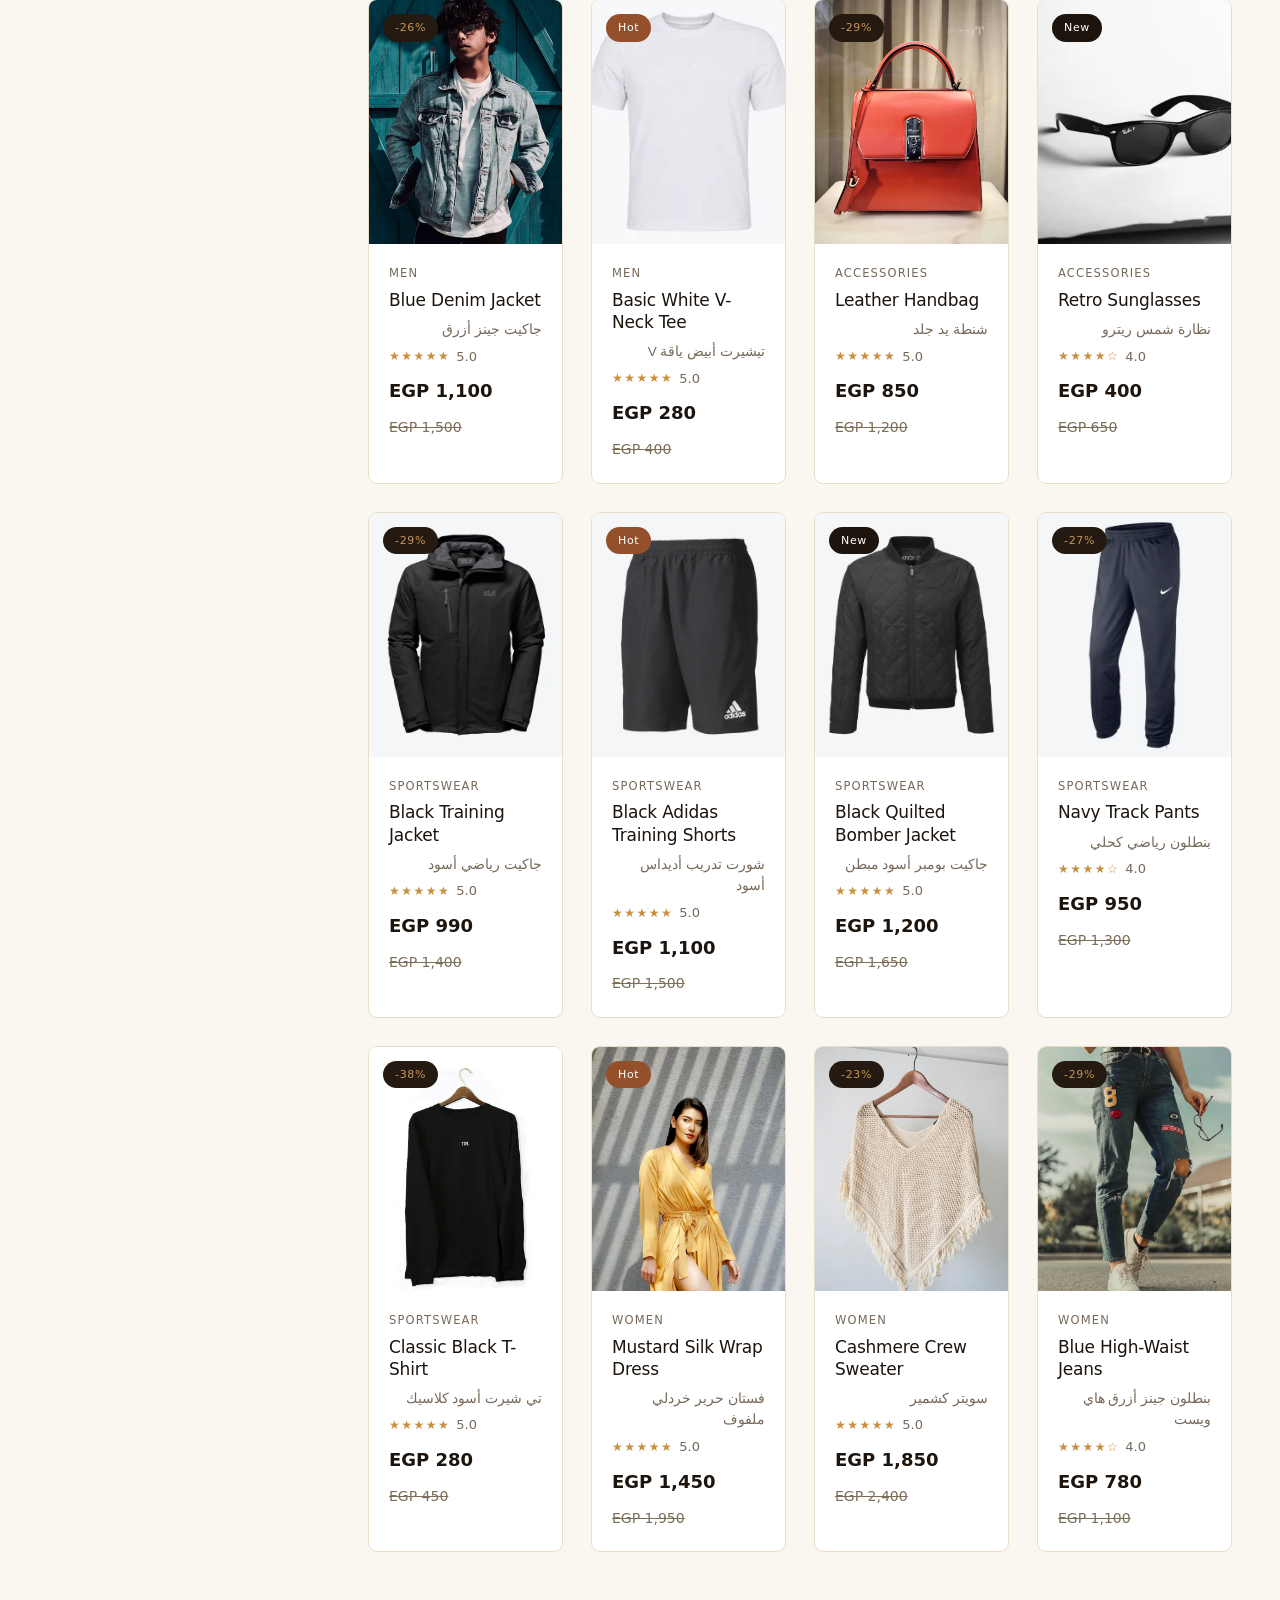
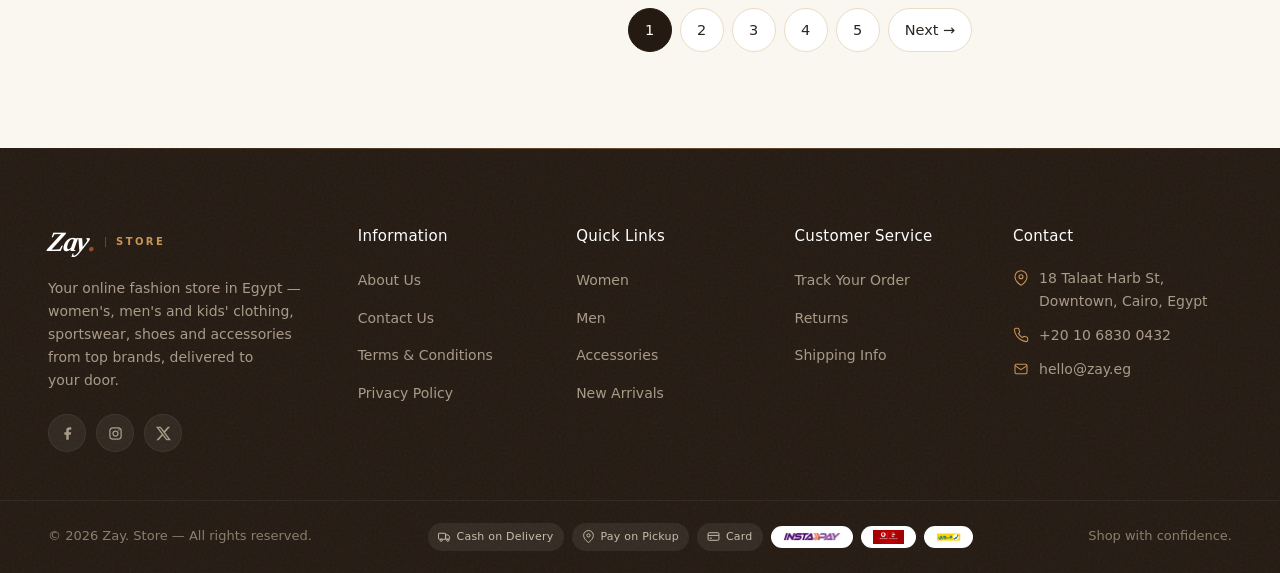
<file: product.html>
<!DOCTYPE html>
<html lang="en">
<head>
  <meta charset="UTF-8" />
  <meta name="viewport" content="width=device-width, initial-scale=1.0" />
  <meta name="description" content="Product details — Zay. Store. Quality-checked, free shipping over EGP 1,000, 30-day returns." />
  <meta name="theme-color" content="#2b1f15" />
  <meta property="og:type" content="product" />
  <meta property="og:title" content="Product Details — Zay." />
  <meta property="og:description" content="Quality-checked, free shipping over EGP 1,000, 30-day returns." />
  <meta property="og:image" content="" />
  <title>Product Details — Zay.</title>
  <meta http-equiv="Content-Security-Policy" content="default-src 'self'; script-src 'self'; style-src 'self' 'unsafe-inline' https://fonts.googleapis.com; font-src https://fonts.gstatic.com; img-src 'self' data: https://images.unsplash.com; media-src 'self'; frame-src https://www.openstreetmap.org; connect-src 'none'; object-src 'none'; base-uri 'self'; form-action 'none'" />
  <meta name="referrer" content="strict-origin-when-cross-origin" />
  <link rel="icon" type="image/png" href="assets/img/favicon.png" />
  <link rel="preconnect" href="https://fonts.googleapis.com" />
  <link rel="preconnect" href="https://fonts.gstatic.com" crossorigin />
  <link rel="preconnect" href="https://images.unsplash.com" crossorigin />
  <link href="https://fonts.googleapis.com/css2?family=Fraunces:ital,wght@0,300;0,400;0,500;0,600;0,700;1,400;1,500;1,600&family=Outfit:wght@400;500;600;700&family=Manrope:wght@400;500;600;700;800&family=Cairo:wght@400;500;600;700&display=swap" rel="stylesheet" />
  <link rel="stylesheet" href="style.css" />
</head>
<body data-page="shop">
  <div id="siteTop"></div>

  <section class="page-head">
    <div class="container">
      <h1 class="page-head__title">Product Details</h1>
      <nav class="crumbs" aria-label="Breadcrumb"><a href="index.html">Home</a> <span class="sep">/</span> <a href="shop.html">Shop</a> <span class="sep">/</span> <span id="pdCrumb" aria-current="page">Product</span></nav>
    </div>
  </section>

  <main id="pdRoot" class="pd">
    <div class="container pd__top">
      <!-- GALLERY -->
      <div class="pd__gallery">
        <div class="pd__main"><img id="pdMainImg" src="[data-uri]" alt="" /></div>
        <div class="pd__thumbs" id="pdThumbs"></div>
      </div>

      <!-- INFO -->
      <div class="pd__info">
        <span class="pd__brand">Zay. Store</span>
        <div class="pd__rating" id="pdStars"></div>
        <h2 class="pd__name" id="pdName"></h2>
        <p class="pd__name-ar" id="pdNameAr" dir="rtl" lang="ar"></p>
        <div class="pd__price" id="pdPrice"></div>
        <p class="pd__desc" id="pdDesc">Carefully selected by our buying team for quality, comfort and style. Every item is checked before shipping and packed with care.</p>

        <div class="pd__opt" id="pdSizeWrap" hidden>
          <span class="pd__opt-label">Size<span class="pd__opt-value" id="pdSizeVal">: choose</span></span>
          <div class="pd__opts" id="pdSizeOpts" role="group" aria-label="Size"></div>
        </div>
        <div class="pd__opt">
          <span class="pd__opt-label">Color<span class="pd__opt-value" id="pdColorVal"></span></span>
          <div class="pd__opts pd__opts--color" id="pdColorOpts"></div>
        </div>

        <div class="pd__buy">
          <div class="qty"><button class="qty__minus" aria-label="Decrease quantity">−</button><input id="pdQty" type="number" value="1" min="1" max="99" aria-label="Quantity" /><button class="qty__plus" aria-label="Increase quantity">+</button></div>
          <button id="pdAdd" class="btn btn--primary pd__addbtn">Add To Cart <span class="btn__arrow">→</span></button>
          <button class="pd__wish" aria-label="Add to wishlist"><svg viewBox="0 0 24 24"><path d="M20.8 4.6a5.5 5.5 0 0 0-7.8 0L12 5.6l-1-1a5.5 5.5 0 0 0-7.8 7.8l1 1L12 21l7.8-7.6 1-1a5.5 5.5 0 0 0 0-7.8z"/></svg></button>
        </div>

        <ul class="pd__meta">
          <li><span>SKU:</span> <strong id="pdSku"></strong></li>
          <li><span>Category:</span> <strong id="pdCat"></strong></li>
          <li><span>Share:</span>
            <span class="pd__share-inline">
              <a href="https://www.facebook.com/sharer/sharer.php" data-share="facebook" aria-label="Share on Facebook">f</a>
              <a href="https://twitter.com/intent/tweet" data-share="twitter" aria-label="Share on Twitter">t</a>
              <a href="https://www.instagram.com/" data-share="instagram" aria-label="Share on Instagram">@</a>
              <a href="https://www.youtube.com/" data-share="youtube" aria-label="Share on YouTube">▶</a>
            </span>
          </li>
        </ul>
      </div>
    </div>

    <!-- TABS -->
    <div class="container pd__tabs">
      <div class="tabs">
        <button class="tabs__btn is-active" data-tab="tabDesc">Description</button>
        <button class="tabs__btn" data-tab="tabInfo">Additional Information</button>
      </div>
      <div class="tabs__panels">
        <div class="tabs__panel is-active" id="tabDesc">
          <p id="pdDescLong">Carefully selected by our buying team for quality, comfort and style. Every item is checked before shipping and packed with care.</p>
          <p>We choose pieces that balance current trends with everyday wearability — so they look great and feel just as good, season after season.</p>
          <ul class="ticks" id="pdFeatures"></ul>
        </div>
        <div class="tabs__panel" id="tabInfo">
          <table class="spec"><tbody>
            <tr><th>Material</th><td id="specMaterial">Cotton blend</td></tr>
            <tr><th>Sizes</th><td id="specSizes">S, M, L, XL</td></tr>
            <tr><th>Color</th><td id="specColors">Caramel</td></tr>
            <tr><th>Care</th><td id="specCare">Machine wash cold, tumble dry low</td></tr>
            <tr><th>Origin</th><td>Shipped from Cairo · Delivered across Egypt</td></tr>
          </tbody></table>
        </div></div>
      </div>
    </section>
  </main>

  <div id="siteBottom"></div>
  <script src="script.js" defer></script>
</body>
</html>
</file>
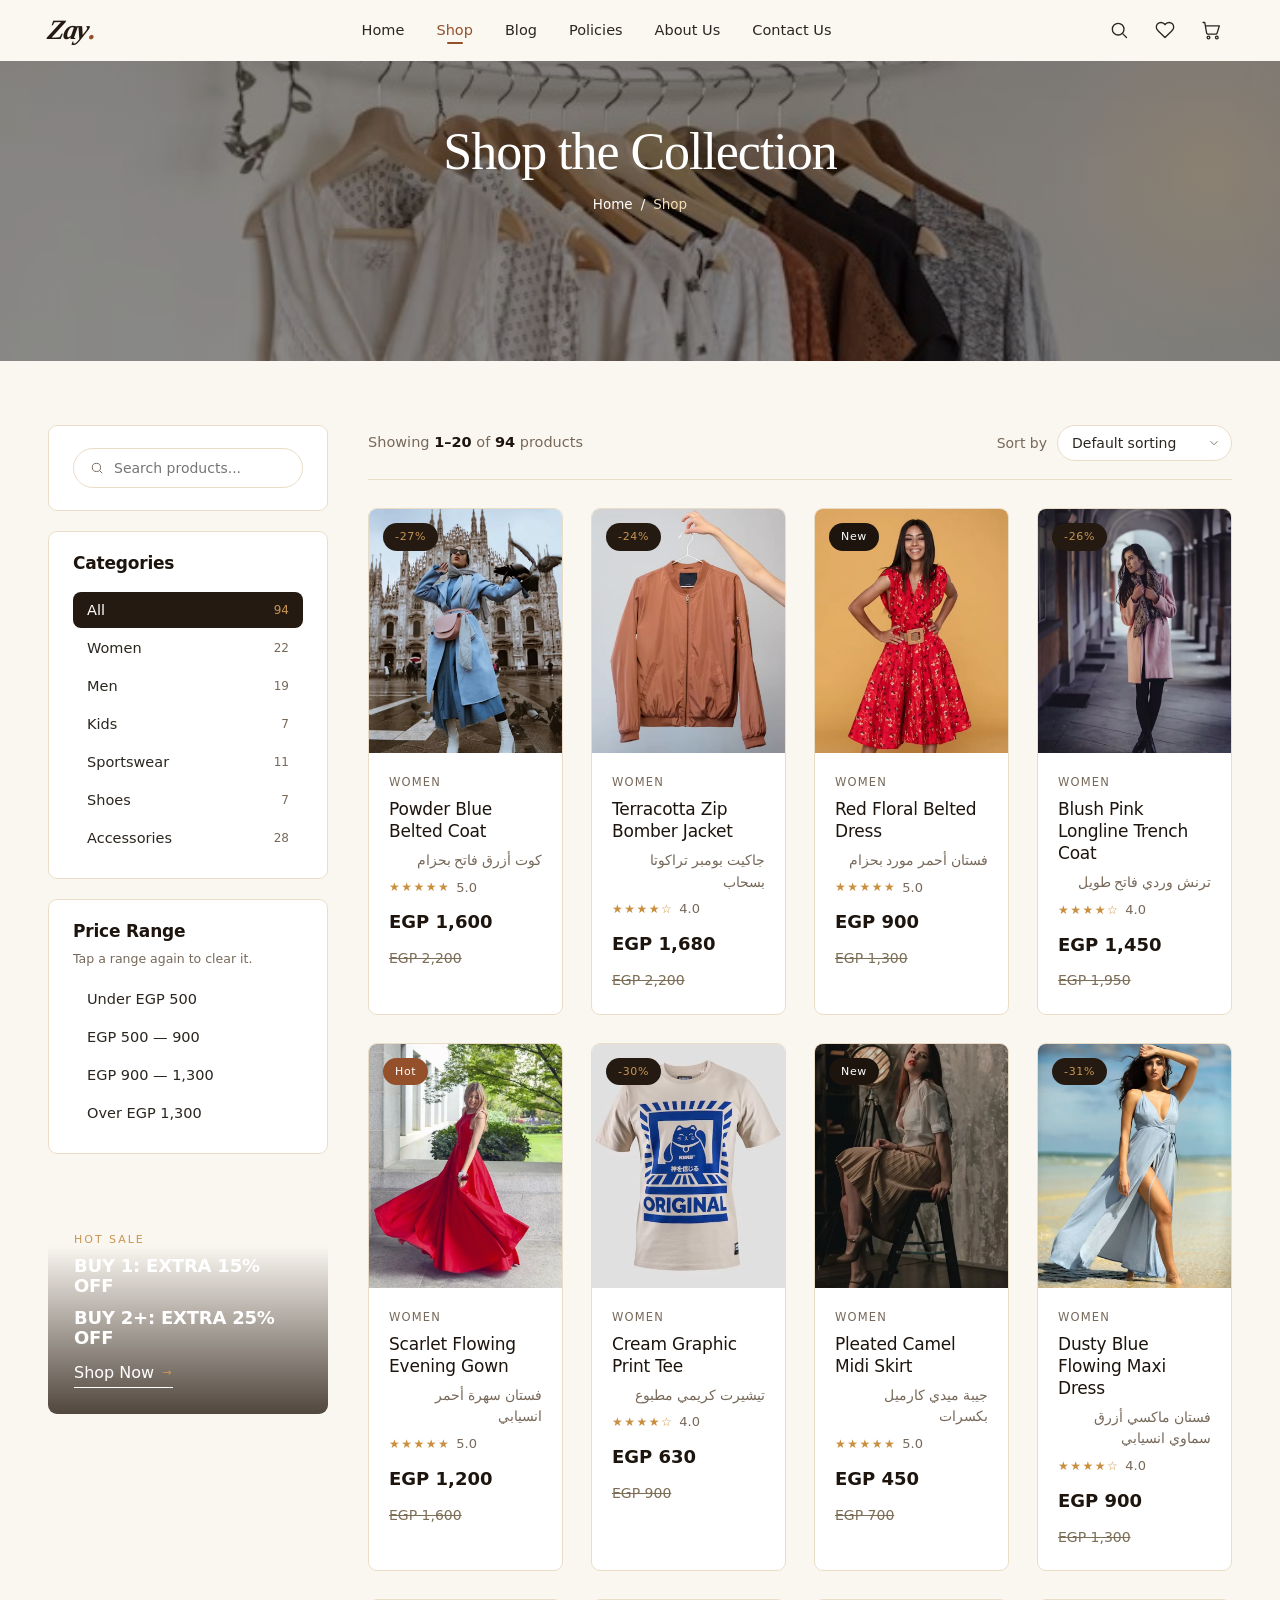
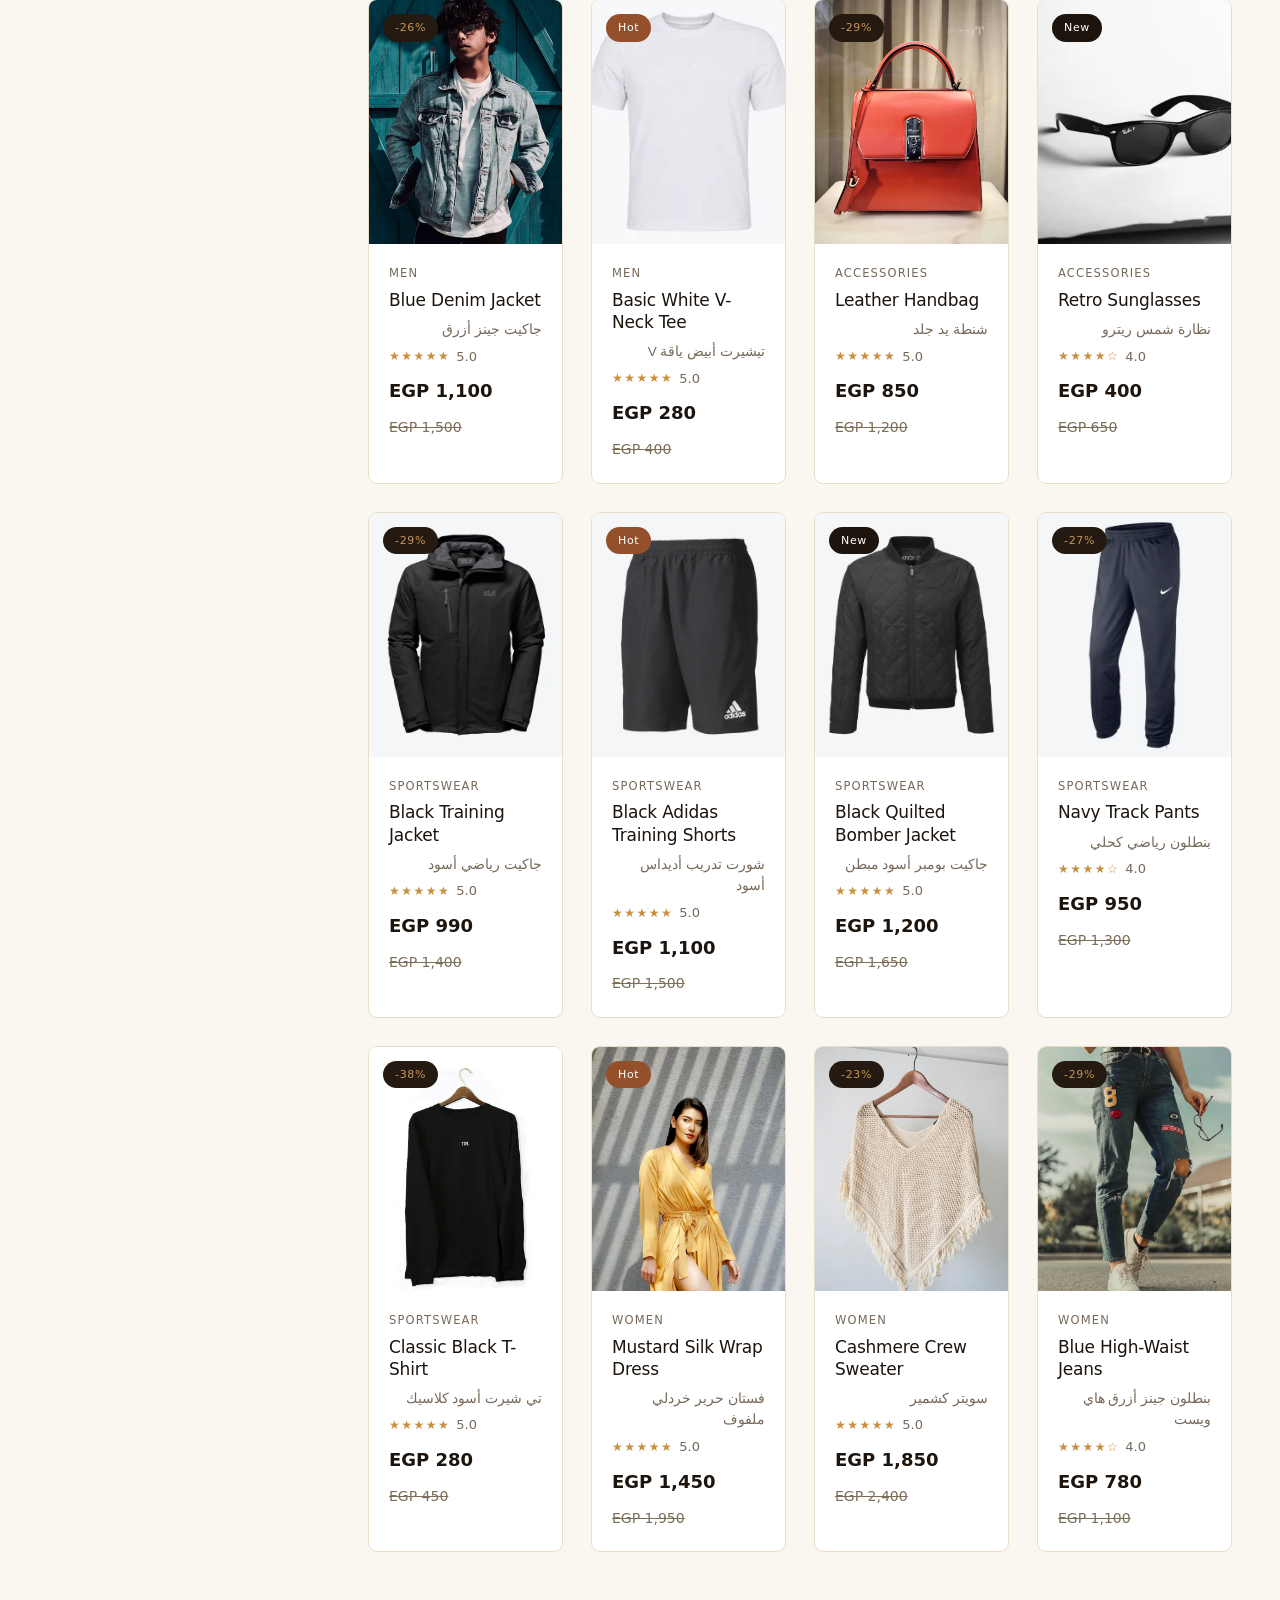
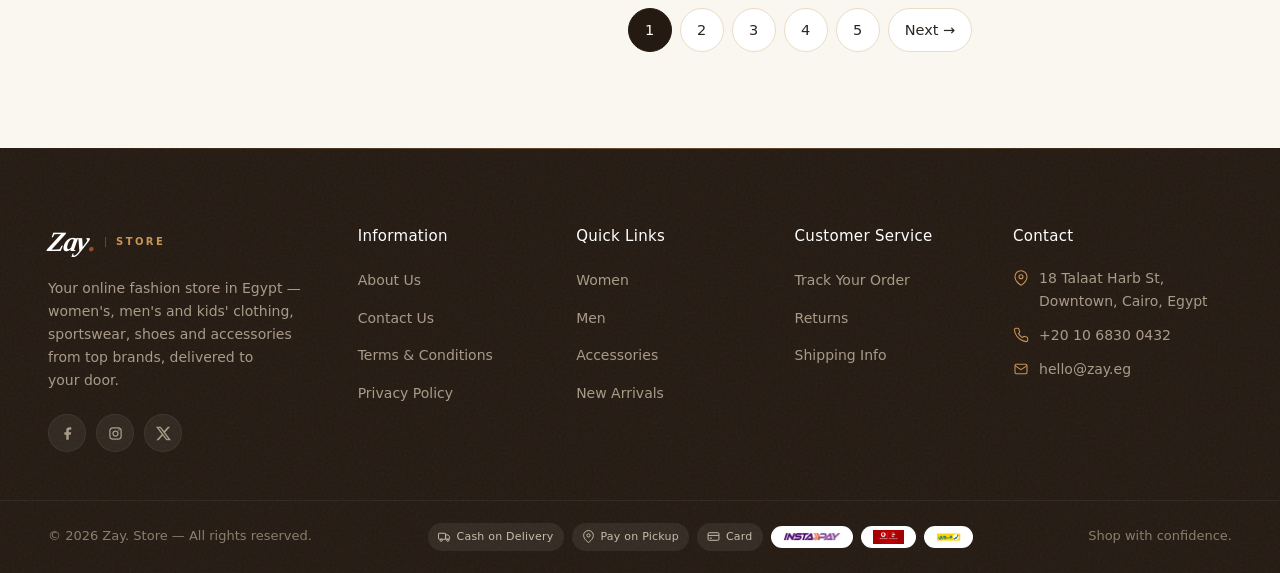
<file: shop.html>
<!DOCTYPE html>
<html lang="en">
<head>
  <meta charset="UTF-8" />
  <meta name="viewport" content="width=device-width, initial-scale=1.0" />
  <meta name="description" content="Shop women's, men's and kids' fashion, sportswear, shoes and accessories from top brands. Free shipping over EGP 1,000, easy 30-day returns." />
  <meta name="theme-color" content="#2b1f15" />
  <meta property="og:type" content="website" />
  <meta property="og:title" content="Shop All Products — Zay." />
  <meta property="og:description" content="Browse 83 pieces across Women, Men, Kids, Sportswear, Shoes and Accessories — filter by category, color and price." />
  <meta property="og:image" content="https://images.unsplash.com/photo-1445205170230-053b83016050?auto=format&fit=crop&w=1200&q=80" />
  <title>Shop — Zay. | Online Fashion Store</title>
  <meta http-equiv="Content-Security-Policy" content="default-src 'self'; script-src 'self'; style-src 'self' 'unsafe-inline' https://fonts.googleapis.com; font-src https://fonts.gstatic.com; img-src 'self' data: https://images.unsplash.com; media-src 'self'; frame-src https://www.openstreetmap.org; connect-src 'none'; object-src 'none'; base-uri 'self'; form-action 'none'" />
  <meta name="referrer" content="strict-origin-when-cross-origin" />
  <link rel="icon" type="image/png" href="assets/img/favicon.png" />
  <link rel="preconnect" href="https://fonts.googleapis.com" />
  <link rel="preconnect" href="https://fonts.gstatic.com" crossorigin />
  <link rel="preconnect" href="https://images.unsplash.com" crossorigin />
  <link href="https://fonts.googleapis.com/css2?family=Fraunces:ital,wght@0,300;0,400;0,500;0,600;0,700;1,400;1,500;1,600&family=Outfit:wght@400;500;600;700&family=Manrope:wght@400;500;600;700;800&family=Cairo:wght@400;500;600;700&display=swap" rel="stylesheet" />
  <link rel="stylesheet" href="style.css" />
</head>
<body data-page="shop">
  <div id="siteTop"></div>

  <section class="page-head">
    <div class="container">
      <h1 class="page-head__title">Shop the Collection</h1>
      <nav class="crumbs" aria-label="Breadcrumb"><a href="index.html">Home</a> <span class="sep">/</span> <span aria-current="page">Shop</span></nav>
    </div>
  </section>

  <main class="shop">
    <div class="container">
      <!-- MOBILE FILTER/SORT BAR -->
      <div class="shop__mobile-bar" id="shopMobileBar">
        <label class="side-search">
          <span class="side-search__icon" aria-hidden="true">
            <svg viewBox="0 0 24 24"><circle cx="11" cy="11" r="7"/><line x1="21" y1="21" x2="16.65" y2="16.65"/></svg>
          </span>
          <input id="shopSearchMobile" type="search" placeholder="Search products..." aria-label="Search products" />
        </label>
        <div class="shop__mobile-actions">
          <button type="button" class="shop__mobile-btn" id="shopFiltersBtn">
            <svg viewBox="0 0 24 24"><line x1="4" y1="6" x2="20" y2="6"/><line x1="7" y1="12" x2="17" y2="12"/><line x1="10" y1="18" x2="14" y2="18"/></svg>
            Filters
            <span class="shop__mobile-btn__badge" id="shopFiltersBadge"></span>
          </button>
          <div class="shop__sort-wrap">
            <button type="button" class="shop__mobile-btn" id="shopSortBtn" aria-expanded="false" aria-haspopup="true">
              <svg viewBox="0 0 24 24"><path d="M7 4v16"/><path d="M3 8l4-4 4 4"/><path d="M17 20V4"/><path d="M13 16l4 4 4-4"/></svg>
              Sort
            </button>
            <div class="shop__sort-menu" id="shopSortMenu" hidden>
              <button type="button" class="shop__sort-option" data-sort="default">Default sorting</button>
              <button type="button" class="shop__sort-option" data-sort="newest">Newest First</button>
              <button type="button" class="shop__sort-option" data-sort="low">Price: Low to High</button>
              <button type="button" class="shop__sort-option" data-sort="high">Price: High to Low</button>
              <button type="button" class="shop__sort-option" data-sort="rating">Top Rated</button>
            </div>
          </div>
        </div>
      </div>

      <div class="shop__layout">
      <!-- SIDEBAR -->
      <aside class="shop__side" id="shopSide">
        <div class="shop__side-head">
          <h3>Filters</h3>
          <button type="button" class="shop__side-close" id="shopSideClose" aria-label="Close filters">
            <svg viewBox="0 0 24 24"><line x1="18" y1="6" x2="6" y2="18"/><line x1="6" y1="6" x2="18" y2="18"/></svg>
          </button>
        </div>
        <div class="side-box">
          <label class="side-search">
            <span class="side-search__icon" aria-hidden="true">
              <svg viewBox="0 0 24 24"><circle cx="11" cy="11" r="7"/><line x1="21" y1="21" x2="16.65" y2="16.65"/></svg>
            </span>
            <input id="shopSearch" type="search" placeholder="Search products..." aria-label="Search products" />
          </label>
        </div>
        <div class="side-box">
          <h3 class="side-box__title">Categories</h3>
          <ul class="filter-list">
            <li><button data-filter-cat="All" class="filter-list__btn is-active">All</button></li>
            <li><button data-filter-cat="Women" class="filter-list__btn">Women</button></li>
            <li><button data-filter-cat="Men" class="filter-list__btn">Men</button></li>
            <li><button data-filter-cat="Kids" class="filter-list__btn">Kids</button></li>
            <li><button data-filter-cat="Sportswear" class="filter-list__btn">Sportswear</button></li>
            <li><button data-filter-cat="Shoes" class="filter-list__btn">Shoes</button></li>
            <li><button data-filter-cat="Accessories" class="filter-list__btn">Accessories</button></li>
          </ul>
        </div>
        <div class="side-box">
          <h3 class="side-box__title">Price Range</h3>
          <p class="side-box__hint">Tap a range again to clear it.</p>
          <ul class="filter-list" id="shopPriceList"></ul>
        </div>
        <div class="side-promo" style="background-image:url('https://images.unsplash.com/photo-1487412720507-e7ab37603c6f?auto=format&fit=crop&w=500&q=80')">
          <div class="side-promo__body">
            <span>Hot Sale</span>
            <h4>BUY 1: EXTRA 15% OFF</h4> 
            <h4>BUY 2+: EXTRA 25% OFF</h4>

            <a href="shop.html" class="link-arrow">Shop Now <span>→</span></a>
          </div>
        </div>
        <button type="button" class="btn btn--primary shop__side-apply" id="shopSideApply">Show Results</button>
      </aside>

      <!-- GRID -->
      <div class="shop__main">
        <div class="shop__bar">
          <span class="shop__count" id="shopCount">Showing products</span>
          <label class="shop__sort">Sort by
            <select id="shopSort" aria-label="Sort products">
              <option value="default">Default sorting</option>
              <option value="newest">Newest First</option>
              <option value="low">Price: Low to High</option>
              <option value="high">Price: High to Low</option>
              <option value="rating">Top Rated</option>
            </select>
          </label>
        </div>
        <div class="products__grid shop__grid" id="shopGrid"></div>
        <nav class="pagination" id="shopPagination" aria-label="Pagination"></nav>
      </div>
      </div>
    </div>
    <div class="shop__backdrop" id="shopBackdrop"></div>
  </main>

  <div id="siteBottom"></div>
  <script src="script.js" defer></script>
</body>
</html>
</file>
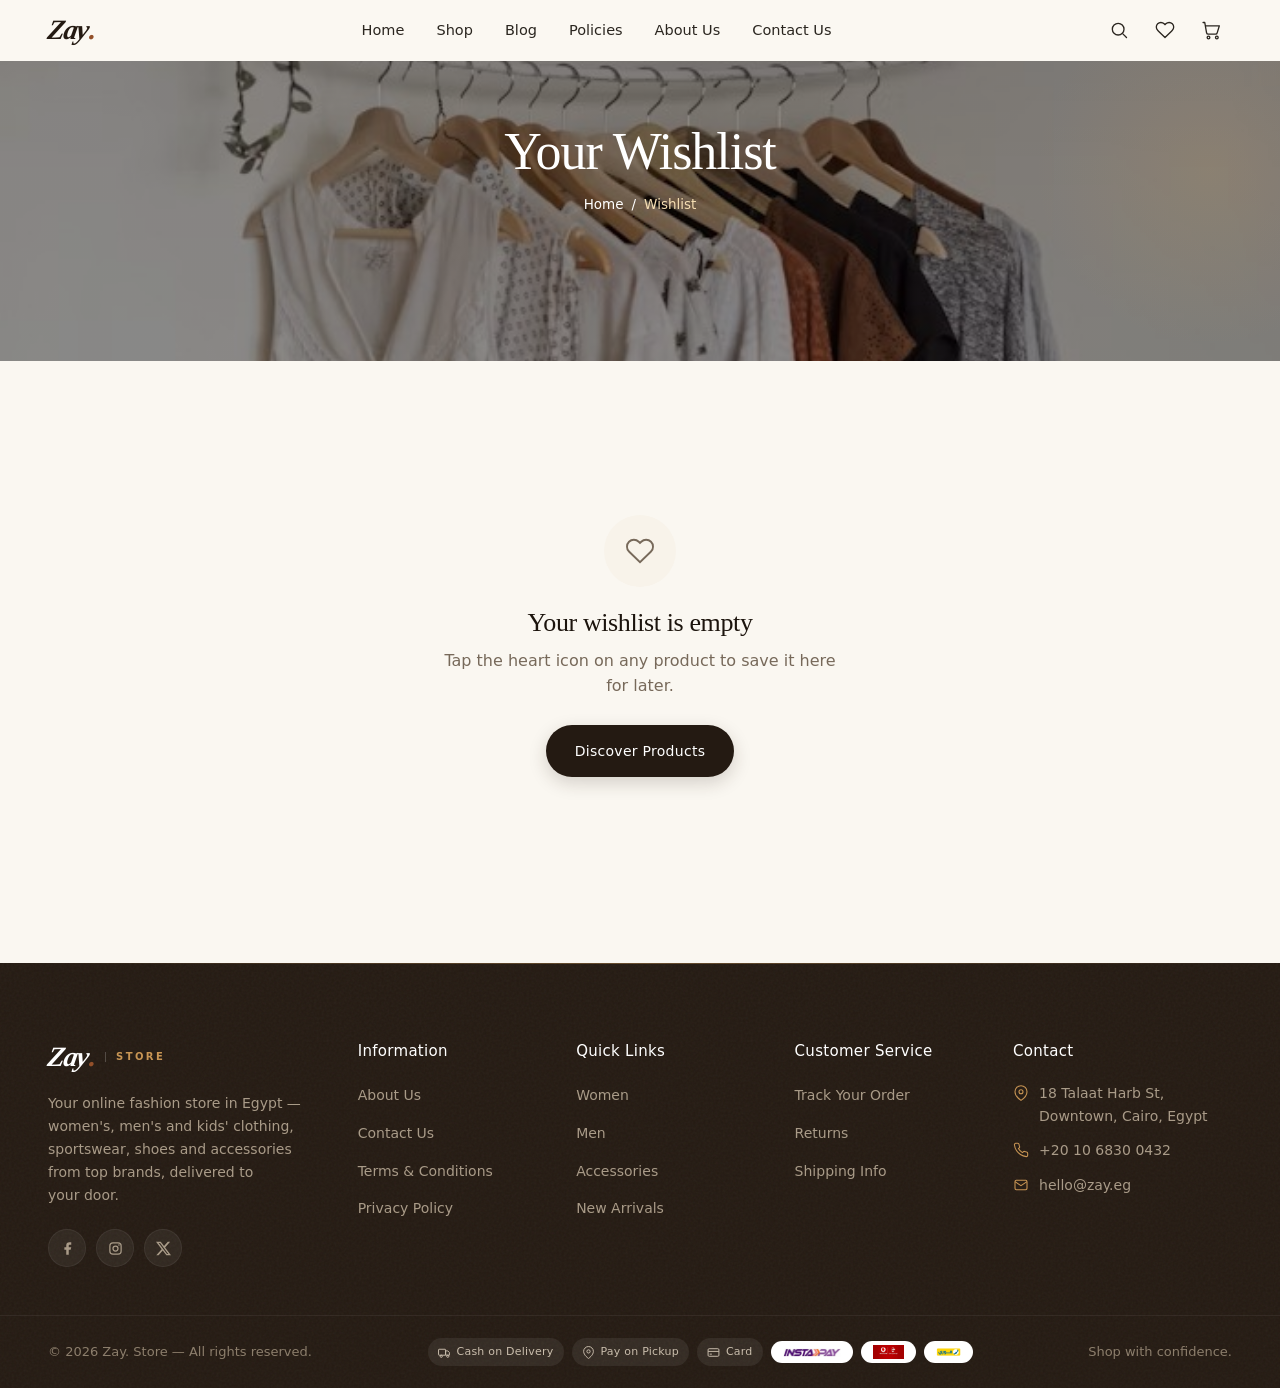
<file: wishlist.html>
<!DOCTYPE html>
<html lang="en">
<head>
  <meta charset="UTF-8" />
  <meta name="viewport" content="width=device-width, initial-scale=1.0" />
  <meta name="description" content="Your saved favorites at Zay. Keep track of the pieces you love and move them to your cart whenever you're ready." />
  <meta name="theme-color" content="#2b1f15" />
  <title>Your Wishlist — Zay.</title>
  <meta http-equiv="Content-Security-Policy" content="default-src 'self'; script-src 'self'; style-src 'self' 'unsafe-inline' https://fonts.googleapis.com; font-src https://fonts.gstatic.com; img-src 'self' data: https://images.unsplash.com; media-src 'self'; frame-src https://www.openstreetmap.org; connect-src 'none'; object-src 'none'; base-uri 'self'; form-action 'none'" />
  <meta name="referrer" content="strict-origin-when-cross-origin" />
  <meta name="robots" content="noindex" />
  <link rel="icon" type="image/png" href="assets/img/favicon.png" />
  <link rel="preconnect" href="https://fonts.googleapis.com" />
  <link rel="preconnect" href="https://fonts.gstatic.com" crossorigin />
  <link rel="preconnect" href="https://images.unsplash.com" crossorigin />
  <link href="https://fonts.googleapis.com/css2?family=Fraunces:ital,wght@0,300;0,400;0,500;0,600;0,700;1,400;1,500;1,600&family=Outfit:wght@400;500;600;700&family=Manrope:wght@400;500;600;700;800&family=Cairo:wght@400;500;600;700&display=swap" rel="stylesheet" />
  <link rel="stylesheet" href="style.css" />
</head>
<body data-page="wishlist">
  <div id="siteTop"></div>

  <section class="page-head">
    <div class="container">
      <h1 class="page-head__title">Your Wishlist</h1>
      <nav class="crumbs" aria-label="Breadcrumb"><a href="index.html">Home</a> <span class="sep">/</span> <span aria-current="page">Wishlist</span></nav>
    </div>
  </section>

  <main class="wishlist-page">
    <div class="container" id="wishRoot"></div>
  </main>

  <div id="siteBottom"></div>
  <script src="script.js" defer></script>
</body>
</html>
</file>
<file: style.css>
/* =========================================================
   Zay. — Premium Fashion E-commerce
   A refined take on the brown/cream theme.
   Tokens, layout, components, sections, responsiveness.
   ========================================================= */

/* ---------- Design tokens ---------- */
:root {
  /* Palette — cognac & espresso, deeper and richer than a flat caramel */
  --primary:        #93502a;   /* cognac */
  --primary-600:    #7a4020;
  --primary-700:    #5f3018;
  --secondary:      #241a12;   /* espresso, near-black */
  --accent:         #c89554;   /* soft gold, for dark surfaces */
  --bg:             #faf7f1;   /* paper */
  --bg-warm:        #f4ecdd;   /* soft beige */
  --bg-sand:        #ecdfc9;   /* sand */
  --surface:        #ffffff;
  --surface-2:      #f8f3ea;
  --ink:            #1c140d;
  --text:           #2b2620;
  --muted:          #77695a;
  --muted-2:        #7d6e58;   /* darkened from #a89c8a for WCAG AA text contrast (was 2.52:1, now 4.63:1) */
  --line:           #e9ddc8;
  --line-2:         #d8c6a8;
  --star:           #c98f3e;

  /* Geometry */
  --radius-xs: 4px;
  --radius-sm: 8px;
  --radius:    9px;
  --radius-lg: 22px;
  --radius-xl: 28px;
  --pill:      999px;

  /* Spacing — 8px grid */
  --space-1: 4px;
  --space-2: 8px;
  --space-3: 12px;
  --space-4: 16px;
  --space-5: 20px;
  --space-6: 24px;
  --space-8: 32px;
  --space-10: 40px;
  --space-12: 48px;
  --space-16: 64px;
  --space-20: 80px;
  --space-24: 96px;

  /* Shadows — soft, layered */
  --shadow-xs: 0 1px 2px rgba(43,31,21,.04);
  --shadow-sm: 0 4px 14px rgba(43,31,21,.06);
  --shadow:    0 14px 38px rgba(43,31,21,.09);
  --shadow-lg: 0 26px 60px rgba(43,31,21,.14);
  --shadow-inset: inset 0 0 0 1px rgba(43,31,21,.04);

  /* Motion */
  --ease:   cubic-bezier(.22,.61,.36,1);
  --ease-out: cubic-bezier(.16,1,.3,1);
  --t-fast: .18s var(--ease);
  --t:      .32s var(--ease);
  --t-slow: .55s var(--ease-out);

  /* Type — an editorial serif for headlines, used with restraint;
     a clean geometric sans for UI chrome, labels and body copy */
  --font-serif:   'Fraunces', Georgia, 'Times New Roman', serif;
  --font-display: 'Outfit', system-ui, -apple-system, 'Segoe UI', sans-serif;
  --font-body:    'Manrope', system-ui, -apple-system, 'Segoe UI', sans-serif;
  --font-arabic:  'Cairo', 'Segoe UI', Tahoma, sans-serif;

  /* Container */
  --container: 1240px;
}

/* ---------- Reset / base ---------- */
*, *::before, *::after { box-sizing: border-box; margin: 0; padding: 0; }
html { scroll-behavior: smooth; }
body {
  max-width: 100%;
  font-family: var(--font-body);
  color: var(--text);
  background: var(--bg);
  line-height: 1.6;
  -webkit-font-smoothing: antialiased;
  -moz-osx-font-smoothing: grayscale;
  text-rendering: optimizeLegibility;
  font-feature-settings: 'cv11', 'ss01', 'ss03';
  font-variant-numeric: tabular-nums;
}
img, svg { display: block; max-width: 100%; height: auto; }
a { color: inherit; text-decoration: none; }
ul, ol { list-style: none; }
button { font-family: inherit; cursor: pointer; border: none; background: none; color: inherit; }
input, textarea, select { font-family: inherit; color: inherit; }
h1, h2, h3, h4, h5 {
  font-family: var(--font-display);
  font-weight: 600;
  line-height: 1.15;
  color: var(--ink);
  letter-spacing: -0.012em;
}
h1, h2 {
  font-family: var(--font-serif);
  font-weight: 500;
  text-wrap: balance;
}
h1 { font-size: clamp(40px, 6vw, 74px); letter-spacing: -0.02em; line-height: 1.03; }
h2 { font-size: clamp(30px, 3.6vw, 46px); letter-spacing: -0.015em; line-height: 1.1; }
h3 { font-size: 20px; }
p { text-wrap: pretty; }
::selection { background: var(--primary); color: #fff; }
:focus-visible { outline: 2px solid var(--primary); outline-offset: 2px; border-radius: 4px; }

.container { width: 100%; max-width: var(--container); margin: 0 auto; padding: 0 28px; }

/* ---------- Shared bits ---------- */
.eyebrow {
  display: inline-flex;
  align-items: center;
  gap: 8px;
  font-family: var(--font-display);
  font-size: 12px;
  font-weight: 500;
  letter-spacing: 0.18em;
  text-transform: uppercase;
  color: var(--primary);
}
.eyebrow::before {
  content: '';
  width: 22px;
  height: 1px;
  background: var(--primary);
  display: inline-block;
}
.section-title { font-weight: 500; }
.section-head { margin-bottom: 44px; }
.section-head--center { text-align: center; }
.section-head--center .eyebrow { justify-content: center; }
.section-head--center .section-title { max-width: 720px; margin-inline: auto; }
.section-head--row { display: flex; align-items: flex-end; justify-content: space-between; gap: 24px; flex-wrap: wrap; }
.section-sub { color: var(--muted); max-width: 620px; margin: 14px auto 0; }

.center-cta { display: flex; justify-content: center; margin-top: 44px; }

/* Buttons */
.btn {
  display: inline-flex;
  align-items: center;
  justify-content: center;
  gap: 10px;
  font-family: var(--font-display);
  font-weight: 500;
  font-size: 14px;
  letter-spacing: 0.02em;
  padding: 14px 28px;
  border-radius: var(--pill);
  transition: transform var(--t-fast), background-color var(--t-fast), color var(--t-fast), box-shadow var(--t-fast);
  white-space: nowrap;
  border: 1px solid transparent;
}
.btn--primary {
  background: var(--secondary);
  color: #fff;
  box-shadow: 0 6px 18px rgba(43,31,21,.18);
}
.btn--primary:hover {
  background: var(--primary-700);
  transform: translateY(-2px);
  box-shadow: 0 14px 28px rgba(43,31,21,.24);
}
.btn--gold {
  background: var(--primary);
  color: #fff;
  box-shadow: 0 6px 18px rgba(147,80,42,.30);
}
.btn--gold:hover { background: var(--primary-600); transform: translateY(-2px); box-shadow: 0 14px 28px rgba(147,80,42,.36); }
.btn--ghost {
  background: transparent;
  color: var(--text);
  border-color: var(--line-2);
}
.btn--ghost:hover { background: var(--surface-2); border-color: var(--primary); color: var(--primary); }
.btn--light {
  background: #fff;
  color: var(--ink);
  border-color: var(--line);
}
.btn--light:hover { background: var(--surface-2); }
.btn--whatsapp {
  background: #25D366;
  color: #fff;
  box-shadow: 0 6px 18px rgba(37,211,102,.32);
}
.btn--whatsapp:hover { background: #1ebe59; transform: translateY(-2px); box-shadow: 0 14px 28px rgba(37,211,102,.4); }
.btn--whatsapp svg { width: 18px; height: 18px; flex-shrink: 0; }
.order-success__icon--whatsapp { color: #25D366; }
.btn--lg { padding: 16px 34px; font-size: 15px; }
.btn:active { transform: translateY(0) scale(.97); }
.btn__arrow { transition: transform var(--t-fast); display: inline-block; }
.btn:hover .btn__arrow { transform: translateX(5px); }

.link-arrow {
  display: inline-flex;
  align-items: center;
  gap: 8px;
  font-family: var(--font-display);
  font-weight: 500;
  color: var(--text);
  transition: color var(--t-fast);
  border-bottom: 1px solid currentColor;
  padding-bottom: 2px;
}
.link-arrow span { transition: transform var(--t-fast); display: inline-block; }
.link-arrow:hover { color: var(--primary); }
.link-arrow:hover span { transform: translateX(5px); }

/* Reveal animation */
.reveal { opacity: 0; transform: translateY(28px); transition: opacity .8s var(--ease-out), transform .8s var(--ease-out); }
.reveal.is-visible { opacity: 1; transform: none; }
.reveal[data-delay="1"] { transition-delay: .08s; }
.reveal[data-delay="2"] { transition-delay: .16s; }
.reveal[data-delay="3"] { transition-delay: .24s; }
.reveal[data-delay="4"] { transition-delay: .32s; }
.reveal[data-delay="5"] { transition-delay: .40s; }
.reveal[data-delay="6"] { transition-delay: .48s; }
@media (prefers-reduced-motion: reduce) {
  .reveal { opacity: 1; transform: none; transition: none; }
  html { scroll-behavior: auto; }
  * { animation: none !important; transition-duration: 0s !important; }
}

/* =========================================================
   PROMO BAR
   ========================================================= */

/* #siteTop is just an empty injection target for the promo-bar + header.
   Left as a normal block box, its height would only ever equal
   promo-bar + header (~120-160px) — and position:sticky can never
   stick further than its own containing block extends. Past that
   small height, the header's parent scrolls off-screen and drags the
   "stuck" header away with it. display:contents removes #siteTop as a
   box entirely, so the header's containing block becomes <body> (as
   tall as the whole page), letting it stay stuck for the full scroll. */
#siteTop { display: contents; }
/* Reserve the header's height until script.js injects it, so the page
   content doesn't jump down by ~61px on load (layout shift). The
   placeholder disappears when #siteTop is replaced by the real header. */
#siteTop::before { content: ""; display: block; height: 61px; }

/* =========================================================
   HEADER
   ========================================================= */
.header {
  position: sticky;
  top: 0;
  z-index: 100;
  background: rgba(251,248,243,.85);
  backdrop-filter: saturate(160%) blur(14px);
  -webkit-backdrop-filter: saturate(160%) blur(14px);
  border-bottom: 1px solid transparent;
  transition: background-color var(--t), border-color var(--t-fast), box-shadow var(--t-fast);
}
.header.is-scrolled {
  border-color: var(--line);
  box-shadow: 0 8px 30px rgba(43,31,21,.04);
}

/* Home hero — header rides transparently over the photo until the page
   scrolls, then fades to the normal frosted-cream bar. Logo mark, nav
   links, icon buttons and the hamburger swap to light colors so they
   stay readable against the image. */
body[data-page="home"] .header:not(.is-scrolled) {
  background: transparent;
  backdrop-filter: none;
  -webkit-backdrop-filter: none;
  border-bottom-color: transparent;
}
body[data-page="home"] .header:not(.is-scrolled) .logo__text { color: #fff; }
body[data-page="home"] .header:not(.is-scrolled) .nav__link { color: rgba(255,255,255,.9); }
body[data-page="home"] .header:not(.is-scrolled) .nav__link:hover,
body[data-page="home"] .header:not(.is-scrolled) .nav__link.is-active { color: var(--accent); }
body[data-page="home"] .header:not(.is-scrolled) .nav__link::after { background: var(--accent); }
body[data-page="home"] .header:not(.is-scrolled) .icon-btn { color: #fff; }
body[data-page="home"] .header:not(.is-scrolled) .icon-btn:hover { background: rgba(255,255,255,.16); color: var(--accent); }
body[data-page="home"] .header:not(.is-scrolled) .nav-toggle span { background: #fff; }
.header__inner {
  display: flex;
  align-items: center;
  gap: 32px;
  min-height: 60px;
}

.logo {
  display: inline-flex;
  align-items: center;
  flex-shrink: 0;
  text-decoration: none;
}

/* كلمة Zay */
.logo__text {
  display: inline-block;
  font-family: var(--font-serif);
  font-size: 28px;
  font-weight: 600;
  font-style: italic;
  letter-spacing: -0.04em;
  line-height: 1;
  transform: skewX(-10deg);
  color: var(--secondary);
  transition:
    transform 0.3s ease,
    letter-spacing 0.3s ease,
    opacity 0.3s ease;
}

/* النقطة */
.logo__dot {
  color: var(--primary);
  font-style: normal;
  margin-left: 1px;
}

/* Hover */
.logo:hover .logo__text {
  transform: skewX(-10deg) translateX(2px);
  letter-spacing: -0.02em;
  opacity: 0.9;
}

/* On dark backgrounds (footer) */
.logo--light .logo__text { color: #fff; }

/* "Store" tag — makes the wordmark read as a shop, not a label */
.logo__tag {
  margin-left: 10px;
  padding-left: 10px;
  border-left: 1px solid var(--line-2);
  font-family: var(--font-display);
  font-size: 10px;
  font-weight: 600;
  letter-spacing: .24em;
  text-transform: uppercase;
  line-height: 1;
  color: var(--primary);
}
body[data-page="home"] .header:not(.is-scrolled) .logo__tag { color: #fff; border-color: rgba(255,255,255,.45); }
.logo--light .logo__tag { color: var(--accent); border-color: rgba(255,255,255,.2); }

.nav { margin-inline: auto; }
.nav__list { display: flex; gap: 4px; }
.nav__link {
  position: relative;
  font-family: var(--font-display);
  font-weight: 500;
  font-size: 14.5px;
  color: var(--text);
  padding: 10px 14px;
  border-radius: var(--pill);
  transition: color var(--t-fast), background var(--t-fast);
}
.nav__link::after {
  content: '';
  position: absolute;
  left: 50%;
  bottom: 4px;
  height: 2px;
  width: 0;
  background: var(--primary);
  border-radius: 2px;
  transition: width var(--t-fast);
  transform: translateX(-50%);
}
.nav__link:hover, .nav__link.is-active {
  color: var(--primary);
}
.nav__link:hover::after, .nav__link.is-active::after { width: 16px; }

.header__actions { display: flex; align-items: center; gap: 4px; }
.icon-btn {
  position: relative;
  display: grid;
  place-items: center;
  width: 42px;
  height: 42px;
  border-radius: 50%;
  color: var(--text);
  transition: var(--t-fast);
}
.icon-btn svg {
  width: 20px;
  height: 20px;
  fill: none;
  stroke: currentColor;
  stroke-width: 1.6;
  stroke-linecap: round;
  stroke-linejoin: round;
}
.icon-btn:hover {
  background: var(--surface-2);
  color: var(--primary);
}
.cart-badge {
  position: absolute;
  top: 4px;
  right: 4px;
  min-width: 18px;
  height: 18px;
  padding: 0 5px;
  border-radius: 9px;
  background: var(--primary);
  color: #fff;
  font-size: 10px;
  font-weight: 700;
  display: grid;
  place-items: center;
  border: 2px solid var(--bg);
}

.nav-backdrop { display: none; }
.nav__head { display: none; }
.nav-toggle { 
  display: none;
  flex-direction: column;
  gap: 5px;
  width: 42px;
  height: 42px;
  align-items: center;
  justify-content: center;
  right: 10%; position: absolute;
}
.nav-toggle span { width: 22px; height: 1.8px; background: var(--text); border-radius: 2px; transition: var(--t-fast); }
.nav-toggle.is-open span:nth-child(1) { transform: translateY(7px) rotate(45deg); }
.nav-toggle.is-open span:nth-child(2) { opacity: 0; }
.nav-toggle.is-open span:nth-child(3) { transform: translateY(-7px) rotate(-45deg); }

/* ---------- Mobile bottom tab bar ---------- */
.mobile-tabbar {
  display: none;
  position: fixed;
  left: 14px;
  right: 14px;
  bottom: calc(14px + env(safe-area-inset-bottom));
  z-index: 95;
  align-items: center;
  justify-content: space-between;
  background: var(--surface);
  border-radius: 24px;
  box-shadow: 0 16px 36px rgba(43, 31, 21, .18), 0 2px 8px rgba(43, 31, 21, .06);
  padding: 8px 6px;
}
.mobile-tabbar__item {
  flex: 1;
  display: flex;
  flex-direction: column;
  align-items: center;
  gap: 2px;
  padding: 4px 2px;
  border: none;
  background: none;
  color: var(--muted);
  font-family: var(--font-display);
  font-size: 10.5px;
  font-weight: 500;
  transition: color var(--t-fast);
}
.mobile-tabbar__icon {
  position: relative;
  width: 38px;
  height: 38px;
  display: grid;
  place-items: center;
  border-radius: 50%;
  transition: background var(--t-fast), color var(--t-fast), transform var(--t-fast);
}
.mobile-tabbar__icon svg {
  width: 20px;
  height: 20px;
  fill: none;
  stroke: currentColor;
  stroke-width: 1.7;
}
.mobile-tabbar__icon .cart-badge {
  top: -1px;
  right: -3px;
  min-width: 16px;
  height: 16px;
  font-size: 9px;
  border-color: var(--surface);
}
.mobile-tabbar__item.is-active { color: var(--primary); }
.mobile-tabbar__item.is-active .mobile-tabbar__icon {
  background: var(--primary);
  color: #fff;
  transform: translateY(-3px);
  box-shadow: 0 8px 16px rgba(147, 80, 42, .35);
}

/* =========================================================
   HERO — full-bleed cinematic cover, header floats on top
   ========================================================= */
.hero {
  position: relative;
  z-index: 1;
  display: flex;
  flex-direction: column;
  justify-content: flex-end;
  min-height: 100svh;
  margin-top: calc(-1 * var(--header-stack-h, 78px));
  background-color: var(--secondary);
  background-size: cover;
  background-position: center 22%;
  overflow: hidden;
  background-image:url('assets/img/bb.jpg')
}
/* Pulls the photo up behind the transparent header (see HEADER rules
   above) so the nav reads as an overlay on the image, like the
   reference — rather than a bar that sits above it. */
.hero__scrim {
  position: absolute;
  inset: 0;
  z-index: 0;
  background:
    linear-gradient(to top, rgba(20,14,9,.94) 0%, rgba(20,14,9,.6) 30%, rgba(20,14,9,.12) 56%, rgba(20,14,9,.4) 100%),
    linear-gradient(to right, rgba(20,14,9,.6) 0%, rgba(20,14,9,.05) 48%, rgba(20,14,9,.3) 100%);
}
.hero__inner {
  position: relative;
  z-index: 1;
  padding: 200px 28px 100px;
}
.hero__content { max-width: 600px; }
.hero .eyebrow { color: var(--accent); margin-bottom: 24px; }
.hero .eyebrow::before { background: var(--accent); }
.hero__title {
  margin-bottom: 32px;
  font-size: clamp(48px, 7vw, 92px);
  font-weight: 600;
  line-height: .98;
  letter-spacing: -0.02em;
  color: #fff;
}
.hero__sub {
  max-width: 380px;
  margin-bottom: 36px;
  padding-top: 20px;
  /* border-top: 1px solid rgba(255,255,255,.3); */
}
.hero__sub-label {
  position: relative;
  display: inline-block;
  margin-bottom: 12px;
  padding-bottom: 12px;
  font-family: var(--font-display);
  font-weight: 600;
  font-size: 13px;
  letter-spacing: .14em;
  text-transform: uppercase;
  color: #fff;
}
.hero__sub-label::after {
  content: '';
  position: absolute;
  left: 0;
  bottom: 0;
  width: 34px;
  height: 2px;
  background: var(--accent);
}
.hero__sub-text { color: rgba(255,255,255,.74); font-size: 14.5px; line-height: 1.65; }
.hero__ctas { display: flex; gap: 22px; flex-wrap: wrap; align-items: center; }
.hero__ctas .link-arrow { font-size: 14.5px; color: #fff; border-color: rgba(255,255,255,.5); }
.hero__ctas .link-arrow:hover { color: var(--accent); border-color: var(--accent); }

.hero__social {
  position: absolute;
  z-index: 1;
  right: 32px;
  top: 50%;
  transform: translateY(-50%);
  display: flex;
  flex-direction: column;
  align-items: center;
  gap: 20px;
}
.hero__social::after { content: ''; width: 1px; height: 60px; background: rgba(255,255,255,.32); }
.hero__social a { color: #fff; opacity: .85; transition: var(--t-fast); line-height: 0; }
.hero__social a:hover { opacity: 1; color: var(--accent); transform: translateY(-2px); }
.hero__social svg { width: 17px; height: 17px; fill: currentColor; }

.hero__scroll {
  position: absolute;
  z-index: 1;
  left: 50%;
  bottom: 68px;
  transform: translateX(-50%);
  display: grid;
  place-items: center;
  width: 42px;
  height: 42px;
  border: 1px solid rgba(255,255,255,.4);
  border-radius: 50%;
  color: #fff;
  animation: heroScrollCue 2.2s ease-in-out infinite;
}
.hero__scroll:hover { border-color: var(--accent); color: var(--accent); }
.hero__scroll svg { width: 16px; height: 16px; fill: none; stroke: currentColor; stroke-width: 1.6; stroke-linecap: round; stroke-linejoin: round; }
@keyframes heroScrollCue {
  0%, 100% { transform: translateX(-50%) translateY(0); }
  50% { transform: translateX(-50%) translateY(7px); }
}
@media (prefers-reduced-motion: reduce) { .hero__scroll { animation: none; } }

/* =========================================================
   PROMO SLIDER — sliding ad carousel with left/right nav
   ========================================================= */


.promo-slider {
    position: relative;
    padding: 28px 0;
    background: var(--bg);
}


/* =========================================================
   VIEWPORT
   ========================================================= */

.promo-slider__viewport {
    max-width: 1360px;
    margin: 0 auto;
    padding: 0 70px;

    overflow: hidden;
    direction: ltr;
    padding-bottom: 25px;
}


/* =========================================================
   TRACK
   ========================================================= */

.promo-slider__track {
    display: flex;
    flex-direction: row;
    flex-wrap: nowrap;

    width: 100%;

    direction: ltr;

    transition: transform 0.5s cubic-bezier(.65, 0, .35, 1);

    will-change: transform;

    overflow: visible;
}


/* =========================================================
   SLIDES
   ========================================================= */

.promo-slider__slide {
    position: relative;

    flex: 0 0 100%;
    min-width: 100%;
    width: 100%;

    aspect-ratio: 2000 / 630;

    padding: 0 8px;

    overflow: hidden;

    box-sizing: border-box;
}


/* =========================================================
   IMAGE
   ========================================================= */

.promo-slider__slide img {
    position: absolute;

    top: 0;
    bottom: 0;
    left: 8px;
    right: 8px;

    width: calc(100% - 16px);
    height: 100%;

    display: block;

    object-fit: cover;
    object-position: center;

    border-radius: var(--radius-lg);
}


/* =========================================================
   OVERLAY
   ========================================================= */

.promo-slider__overlay {
    position: absolute;

    top: 0;
    bottom: 0;
    left: 8px;
    right: 8px;

    z-index: 1;

    border-radius: var(--radius-lg);

    background: linear-gradient(
        90deg,
        rgba(0, 0, 0, 0.62) 0%,
        rgba(0, 0, 0, 0.42) 35%,
        rgba(0, 0, 0, 0.12) 72%,
        rgba(0, 0, 0, 0) 100%
    );

    pointer-events: none;
}


/* =========================================================
   CONTENT
   ========================================================= */

.promo-slider__content {
    position: absolute;

    top: 50%;
    left: 7%;

    transform: translateY(-50%);

    z-index: 2;

    width: min(480px, 44%);

    color: #fff;
}

.promo-slider__eyebrow {
    margin: 0 0 10px;

    font-family: var(--font-display);

    font-size: 12px;
    font-weight: 700;

    letter-spacing: 0.18em;

    text-transform: uppercase;

    color: #fff;
}

.promo-slider__title {
    margin: 0 0 12px;

    font-family: var(--font-display);

    font-size: clamp(28px, 4vw, 52px);

    font-weight: 700;

    line-height: 1.05;

    color: #fff;
}

.promo-slider__description {
    margin: 0 0 18px;

    max-width: 440px;

    font-size: clamp(13px, 1.3vw, 17px);

    line-height: 1.6;

    color: rgba(255, 255, 255, 0.92);
}

.promo-slider__offer {
    margin: 0 0 8px;

    font-size: clamp(13px, 1.4vw, 18px);

    font-weight: 700;

    line-height: 1.5;

    color: #fff;
}

.promo-slider__code {
    margin: 0 0 20px;

    font-size: 13px;

    color: rgba(255, 255, 255, 0.9);
}

.promo-slider__code strong {
    color: #fff;

    letter-spacing: 0.08em;
}


/* =========================================================
   CTA BUTTON
   ========================================================= */

.promo-slider__btn {
    display: inline-flex;

    align-items: center;
    justify-content: center;

    min-height: 44px;

    padding: 0 22px;

    background: #fff;
    color: #111;

    border-radius: var(--pill);

    font-size: 12px;
    font-weight: 700;

    letter-spacing: 0.08em;

    text-decoration: none;

    transition:
        transform 0.2s ease,
        background 0.2s ease,
        color 0.2s ease;
}

.promo-slider__btn:hover {
    transform: translateY(-2px);

    background: var(--primary);

    color: #fff;
}


/* =========================================================
   PROMO SLIDER NAVIGATION
   ========================================================= */

.promo-slider__nav {
    position: absolute;

    top: 50%;
    transform: translateY(-50%);

    width: 44px;
    height: 44px;

    border-radius: 50%;

    background: var(--surface);
    color: var(--ink);

    display: grid;
    place-items: center;

    box-shadow: var(--shadow);

    transition: var(--t-fast);

    z-index: 2;
}

.promo-slider__nav:hover {
    background: var(--primary);
    color: #fff;

    transform: translateY(-50%) scale(1.05);
}

.promo-slider__nav--prev {
    left: 12px;
}

.promo-slider__nav--next {
    right: 12px;
}

.promo-slider__nav svg {
    width: 18px;
    height: 18px;

    fill: none;

    stroke: currentColor;

    stroke-width: 2;

    stroke-linecap: round;
    stroke-linejoin: round;

    pointer-events: none;
}


/* =========================================================
   DOTS
   ========================================================= */

.promo-slider__dots {
    display: flex;

    align-items: center;
    justify-content: center;

    gap: 8px;

    margin-top: 18px;

    direction: ltr;
}

.promo-slider__dots button {
    width: 7px;
    height: 7px;

    padding: 0;

    border: 0;

    border-radius: 50%;

    background: var(--line-2);

    transition: var(--t-fast);

    cursor: pointer;
}

.promo-slider__dots button.is-active {
    width: 20px;

    background: var(--primary);

    border-radius: var(--pill);
}


/* =========================================================
   TABLET
   ========================================================= */

@media (max-width: 860px) {

    .promo-slider__viewport {
        padding: 0 48px;
    }

    .promo-slider__content {
        left: 6%;

        width: 55%;
    }

    .promo-slider__title {
        font-size: clamp(24px, 4vw, 38px);
    }

    .promo-slider__description {
        font-size: 14px;
    }

    .promo-slider__nav {
      top: 45%;
        width: 40px;
        height: 40px;
    }

    .promo-slider__nav--prev {
        left: 10px;
    }

    .promo-slider__nav--next {
        right: 10px;
    }

    .promo-slider__nav svg {
        width: 17px;
        height: 17px;
    }
}


/* =========================================================
   MOBILE
   ========================================================= */

@media (max-width: 600px) {

    .promo-slider {
        padding: 18px 0;
    }

    .promo-slider__viewport {
        padding: 0;
        padding-bottom: 25px;
    }

    .promo-slider__track {
        border-radius: 0;
    }

    .promo-slider__slide {
        aspect-ratio: 2000 / 630;
        padding: 0 5px;
        height: 200px;
            border-radius: var(--radius-lg);

    }

    .promo-slider__slide img {
        left: 5px;
        right: 5px;

        width: calc(100% - 10px);

    border-radius: var(--radius-lg);
    }

    .promo-slider__overlay {
        left: 5px;
        right: 5px;

        /* border-radius: 0; */

        background: linear-gradient(
            90deg,
            rgba(0, 0, 0, 0.68) 0%,
            rgba(0, 0, 0, 0.45) 65%,
            rgba(0, 0, 0, 0.12) 100%
        );
    }

    .promo-slider__content {
        left: 22px;

        width: calc(100% - 44px);
    }

    .promo-slider__eyebrow {
        font-size: 9px;

        margin-bottom: 7px;
    }

    .promo-slider__title {
        font-size: 25px;

        line-height: 1.05;

        margin-bottom: 8px;
    }

    .promo-slider__description {
        font-size: 12px;

        line-height: 1.45;

        margin-bottom: 10px;
    }

    .promo-slider__offer {
        font-size: 13px;

        line-height: 1.4;

        margin-bottom: 5px;
    }

    .promo-slider__code {
        font-size: 11px;

        margin-bottom: 12px;
    }

    .promo-slider__btn {
        min-height: 36px;

        padding: 0 14px;

        font-size: 10px;
    }

    .promo-slider__nav {
      top: 45%;
        width: 36px;
        height: 36px;
    }

    .promo-slider__nav--prev {
      
        left: 10px;
    }

    .promo-slider__nav--next {
        right: 10px;
    }

    .promo-slider__nav svg {
        width: 16px;
        height: 16px;
    }

    .promo-slider__dots {
        margin-top: 12px;
    }
}


/* =========================================================
   FEATURES — restyled bar
   ========================================================= */
.features { padding: 0 0 24px; }
.features__grid {
  display: grid;
  grid-template-columns: repeat(4, 1fr);
  gap: 0;
  background: var(--surface);
  border: 1px solid var(--line);
  border-radius: var(--radius-lg);
  padding: 12px;
  box-shadow: var(--shadow-sm);
  margin-top: -52px;
  position: relative;
  z-index: 3;
  overflow: hidden;
}
.feature {
  display: flex;
  align-items: center;
  gap: 18px;
  padding: 22px 26px;
  border-radius: var(--radius);
  transition: var(--t-fast);
}
.feature:hover { background: var(--surface-2); }
.feature + .feature { border-left: 1px solid var(--line); }
.feature__icon {
  display: grid;
  place-items: center;
  width: 52px;
  height: 52px;
  flex-shrink: 0;
  border-radius: 50%;
  background: var(--bg-warm);
  color: var(--primary);
  transition: var(--t-fast);
}
.feature:hover .feature__icon { background: var(--primary); color: #fff; }
.feature__icon svg {
  width: 24px;
  height: 24px;
  fill: none;
  stroke: currentColor;
  stroke-width: 1.6;
  stroke-linecap: round;
  stroke-linejoin: round;
}
.feature__title { font-size: 16px; margin-bottom: 2px; font-family: var(--font-display); }
.feature__text { font-size: 13.5px; color: var(--muted); }

/* =========================================================
   CATEGORIES
   ========================================================= */
.categories { padding: 80px 0; }
.categories__grid { display: grid; grid-template-columns: 1.05fr 1fr; gap: 24px; }
.categories__col { display: grid; grid-template-rows: 1fr 1fr; gap: 24px; }

.cat {
  position: relative;
  border-radius: var(--radius-lg);
  overflow: hidden;
  background-size: cover;
  background-position: center;
  min-height: 280px;
  display: flex;
  align-items: flex-end;
  isolation: isolate;
  transition: transform var(--t), box-shadow var(--t);
  padding: 36px;
  color: var(--text);
}
.cat::before {
  content: '';
  position: absolute;
  inset: 0;
  z-index: -1;
  background: linear-gradient(180deg, rgba(43,31,21,0) 30%, rgba(43,31,21,.65) 100%);
}
.cat--women { min-height: 100%; }
.cat__body { color: #fff; max-width: 70%; }
.cat__count {
  display: inline-block;
  font-family: var(--font-display);
  font-weight: 500;
  font-size: 12px;
  letter-spacing: 0.12em;
  text-transform: uppercase;
  color: var(--accent);
  background: rgba(255,255,255,.12);
  backdrop-filter: blur(8px);
  padding: 6px 12px;
  border-radius: var(--pill);
  margin-bottom: 14px;
}
.cat__title { font-size: clamp(26px, 2.8vw, 36px); color: #fff; margin-bottom: 12px; }
.cat__desc { font-size: 14.5px; color: rgba(255,255,255,.85); margin-bottom: 14px; line-height: 1.6; }
.cat__list { display: flex; flex-direction: column; gap: 6px; }
.cat__list li {
  font-size: 13.5px;
  color: rgba(255,255,255,.85);
  display: flex;
  align-items: center;
  gap: 8px;
}
.cat__list li::before {
  content: '';
  width: 14px;
  height: 1px;
  background: var(--accent);
}
.cat__list--inline { flex-direction: row; flex-wrap: wrap; gap: 6px 18px; }
.cat__list--inline li { color: rgba(255,255,255,.85); }
.cat:hover { transform: translateY(-4px); box-shadow: var(--shadow-lg); }

/* =========================================================
   CTA BANNER
   ========================================================= */
.cta-banner { padding: 32px 0 80px; }
.cta-banner__inner {
  display: grid;
  grid-template-columns: 0.9fr 1.1fr;
  align-items: center;
  background: var(--bg-warm);
  border-radius: var(--radius-xl);
  overflow: hidden;
  position: relative;
}
.cta-banner__inner::before {
  content: '';
  position: absolute;
  inset: 0;
  background-image: radial-gradient(circle at 85% 100%, rgba(200,149,84,.18), transparent 50%);
  pointer-events: none;
}
.cta-banner__media { position: relative; }
.cta-banner__media img {
  width: 100%;
  height: 100%;
  object-fit: cover;
  aspect-ratio: 16/12;
}
.cta-banner__content { padding: 56px 64px; position: relative; z-index: 1; }
.cta-banner__title { font-size: clamp(28px, 3.4vw, 44px); margin-bottom: 14px; max-width: 480px; }
.cta-banner__sub { color: var(--muted); margin-bottom: 28px; max-width: 420px; }

/* =========================================================
   PRODUCTS
   ========================================================= */
.products { padding: 32px 0 80px; }
.products--latest { background: var(--bg-warm); }
.products__grid { display: grid; grid-template-columns: repeat(4, 1fr); gap: 28px; }

.card {
  background: var(--surface);
  border: 1px solid var(--line);
  border-radius: var(--radius);
  overflow: hidden;
  transition: transform var(--t), box-shadow var(--t), border-color var(--t);
  display: flex;
  flex-direction: column;
  position: relative;
}
.card:hover {
  transform: translateY(-6px);
  box-shadow: var(--shadow);
  border-color: transparent;
}
.card__media {
  position: relative;
  overflow: hidden;
  aspect-ratio: 3/3.8;
  background: var(--surface-2);
}
/* Fallback placeholder shown when a product/blog photo fails to load
   (see imgFallback() in script.js). Forced to `contain` + padded so the
   icon reads cleanly inside any card, thumbnail or gallery slot instead
   of being cropped by that slot's normal object-fit: cover. */
img.img-fallback {
  object-fit: contain !important;
  background: #f2ece1;
  padding: 14%;
  box-sizing: border-box;
}
.card__img {
  width: 100%;
  height: 100%;
  object-fit: cover;
  transition: transform .8s var(--ease-out);
}
.card:hover .card__img { transform: scale(1.06); }
.card__badge {
  position: absolute;
  top: 14px;
  left: 14px;
  z-index: 2;
  background: var(--secondary);
  color: var(--accent);
  font-family: var(--font-display);
  font-size: 11px;
  font-weight: 500;
  letter-spacing: 0.06em;
  padding: 5px 12px;
  border-radius: var(--pill);
}
.card__badge--new { background: var(--ink); color: #fff; }
.card__badge--hot { background: var(--primary); color: #fff; }
.card__wish {
  position: absolute;
  top: 14px;
  right: 14px;
  z-index: 2;
  width: 38px;
  height: 38px;
  border-radius: 50%;
  background: #fff;
  display: grid;
  place-items: center;
  box-shadow: var(--shadow-sm);
  transform: translateY(-6px);
  opacity: 0;
  transition: var(--t);
  color: var(--text);
}
.card__wish svg { width: 17px; height: 17px; fill: none; stroke: currentColor; stroke-width: 1.7; }
.card:hover .card__wish { transform: none; opacity: 1; }
.card__wish:hover { color: var(--primary); }
.card__wish.is-active { color: var(--primary); }
.card__wish.is-active svg { fill: currentColor; }

.card__quick {
  position: absolute;
  left: 14px;
  right: 14px;
  bottom: 64px;
  z-index: 2;
  background: rgba(255,255,255,.95);
  color: var(--text);
  font-family: var(--font-display);
  font-weight: 500;
  font-size: 13.5px;
  padding: 11px;
  border-radius: var(--radius-sm);
  backdrop-filter: blur(4px);
  transform: translateY(8px);
  opacity: 0;
  transition: var(--t);
  letter-spacing: 0.02em;
}
.card:hover .card__quick { transform: none; opacity: 1; }
.card__quick:hover { background: var(--secondary); color: #fff; }

.card__cart {
  position: absolute;
  left: 14px;
  right: 14px;
  bottom: 14px;
  z-index: 2;
  background: var(--secondary);
  color: #fff;
  font-family: var(--font-display);
  font-weight: 500;
  font-size: 13.5px;
  padding: 12px;
  border-radius: var(--radius-sm);
  display: flex;
  align-items: center;
  justify-content: center;
  gap: 8px;
  transform: translateY(72px);
  opacity: 0;
  transition: var(--t);
  letter-spacing: 0.02em;
}
.card__cart svg { width: 16px; height: 16px; stroke: currentColor; fill: none; stroke-width: 1.7; }
.card:hover .card__cart { transform: none; opacity: 1; }
.card__cart:hover { background: var(--primary-700); }

.card__body { padding: 20px 20px 22px; display: flex; flex-direction: column; gap: 6px; }
.card__cat {
  font-size: 11.5px;
  color: var(--muted);
  letter-spacing: 0.1em;
  text-transform: uppercase;
  font-weight: 500;
}
.card__name {
  font-size: 17px;
  font-weight: 500;
  line-height: 1.3;
}
.card__name a { transition: color var(--t-fast); }
.card__name a:hover { color: var(--primary); }
.card__name-ar {
  display: block;
  font-family: var(--font-arabic);
  font-size: 13.5px;
  font-weight: 500;
  color: var(--muted);
  margin-top: 2px;
}
.qv__name-ar {
  display: block;
  font-family: var(--font-arabic);
  font-size: 14px;
  font-weight: 500;
  color: var(--muted);
  margin-top: -6px;
  margin-bottom: 10px;
}
.pd__name-ar {
  font-family: var(--font-arabic);
  font-size: 16px;
  font-weight: 500;
  color: var(--muted);
  margin-top: -8px;
  margin-bottom: 6px;
}
.cart-item__name-ar,
.checkout-summary__line-info span[lang="ar"] {
  display: block;
  font-family: var(--font-arabic);
  font-size: 12.5px;
  color: var(--muted-2);
  margin-top: 1px;
}
.search-result em[lang="ar"] {
  font-family: var(--font-arabic);
}
.card__rating {
  display: inline-flex;
  align-items: center;
  gap: 6px;
  font-size: 13px;
  color: var(--muted);
}
.card__stars { color: var(--star); letter-spacing: 1.5px; font-size: 12px; }
.card__price { display: flex; align-items: baseline; gap: 10px; margin-top: 4px; flex-wrap: wrap; }
.card__price-now {
  font-family: var(--font-display);
  font-weight: 600;
  font-size: 18px;
  color: var(--ink);
  white-space: nowrap;
}
.card__price-old { font-size: 14px; color: var(--muted-2); text-decoration: line-through; white-space: nowrap; }

/* =========================================================
   COLLECTIONS
   ========================================================= */
.collections { padding: 0 0 80px; }
.collections__grid { display: grid; grid-template-columns: 1fr 1fr; gap: 24px; }
.collection {
  position: relative;
  min-height: 260px;
  border-radius: var(--radius-lg);
  overflow: hidden;
  background-size: cover;
  background-position: center;
  display: flex;
  align-items: center;
  isolation: isolate;
  transition: transform var(--t), box-shadow var(--t);
  padding: 44px;
}
.collection::before {
  content: '';
  position: absolute;
  inset: 0;
  z-index: -1;
  background: linear-gradient(110deg, rgba(31,24,16,.78) 0%, rgba(31,24,16,.35) 60%, rgba(31,24,16,.05) 100%);
}
.collection--accent::before {
  background: linear-gradient(110deg, rgba(147,80,42,.85) 0%, rgba(147,80,42,.35) 60%, rgba(147,80,42,.05) 100%);
}
.collection__body { color: #fff; max-width: 75%; }
.collection .eyebrow { color: #f0e2cd; margin-bottom: 14px; }
.collection__title { color: #fff; font-size: clamp(26px, 3vw, 38px); margin-bottom: 18px; line-height: 1.15; }
.collection .link-arrow { color: #fff; border-color: rgba(255,255,255,.4); }
.collection .link-arrow:hover { color: var(--accent); border-color: var(--accent); }
.collection:hover { transform: translateY(-4px); box-shadow: var(--shadow-lg); }

/* =========================================================
   INSTAGRAM
   ========================================================= */
.instagram { padding: 88px 0; }
.instagram__grid {
  display: grid;
  grid-template-columns: repeat(6, 1fr);
  gap: 12px;
}
.ig-item {
  position: relative;
  border-radius: var(--radius);
  overflow: hidden;
  aspect-ratio: 1;
}
.ig-item img {
  width: 100%;
  height: 100%;
  object-fit: cover;
  transition: transform .7s var(--ease-out);
}
.ig-item__icon {
  position: absolute;
  inset: 0;
  display: grid;
  place-items: center;
  background: rgba(43,31,21,0);
  color: #fff;
  font-size: 26px;
  font-weight: 600;
  opacity: 0;
  transition: var(--t);
}
.ig-item__icon svg { width: 26px; height: 26px; fill: none; stroke: currentColor; stroke-width: 1.6; }
.ig-item:hover img { transform: scale(1.08); }
.ig-item:hover .ig-item__icon { background: rgba(43,31,21,.55); opacity: 1; }

/* =========================================================
   TESTIMONIALS
   ========================================================= */
.testimonials {
  padding: 32px 0 96px;
  background: var(--bg-warm);
  position: relative;
  overflow: hidden;
}
.testimonials::before {
  content: '';
  position: absolute;
  top: -120px;
  left: -120px;
  width: 320px;
  height: 320px;
  border-radius: 50%;
  background: radial-gradient(circle, rgba(200,149,84,.18), transparent 70%);
  pointer-events: none;
}
.testi {
  position: relative;
  overflow: hidden;
  max-width: 780px;
  margin: 0 auto;
}
.testi__track { display: flex; transition: transform .6s var(--ease-out); }
.testi__slide {
  min-width: 100%;
  text-align: center;
  padding: 10px 24px;
}
.testi__quote {
  font-size: 22px;
  font-style: italic;
  color: var(--text);
  line-height: 1.7;
  margin-bottom: 24px;
  font-family: var(--font-serif);
  font-weight: 400;
}
.testi__quote::before {
  content: '“';
  font-family: var(--font-serif);
  font-size: 72px;
  color: var(--primary);
  display: block;
  line-height: 0.5;
  margin-bottom: 18px;
  font-style: normal;
}
.testi__avatar {
  width: 64px;
  height: 64px;
  border-radius: 50%;
  object-fit: cover;
  margin: 0 auto 14px;
  border: 3px solid #fff;
  box-shadow: var(--shadow-sm);
}
.testi__name {
  font-family: var(--font-display);
  font-weight: 600;
  font-size: 17px;
  color: var(--ink);
}
.testi__role { font-size: 13px; color: var(--muted); margin-top: 4px; }
.testi__stars {
  color: var(--star);
  letter-spacing: 3px;
  margin-bottom: 18px;
  font-size: 14px;
}
.testi__nav { display: flex; justify-content: center; gap: 12px; margin-top: 32px; }
.testi__btn {
  width: 48px;
  height: 48px;
  border-radius: 50%;
  background: #fff;
  border: 1px solid var(--line);
  font-size: 18px;
  color: var(--text);
  transition: var(--t-fast);
  display: grid;
  place-items: center;
}
.testi__btn:hover { background: var(--secondary); color: #fff; border-color: var(--secondary); transform: translateY(-2px); }
.testi__btn--next { background: var(--secondary); color: #fff; border-color: var(--secondary); }


/* =========================================================
   FOOTER
   ========================================================= */
.footer {
  background: var(--secondary);
  color: #c9bdac;
  position: relative;
  overflow: hidden;
}
.footer::before {
  content: '';
  position: absolute;
  top: 0; left: 0; right: 0;
  height: 1px;
  background: linear-gradient(90deg, transparent, rgba(200,149,84,.4), transparent);
  z-index: 1;
}
.footer::after {
  content: '';
  position: absolute;
  inset: 0;
  opacity: .05;
  background-image: url("data:image/svg+xml,%3Csvg xmlns='http://www.w3.org/2000/svg' viewBox='0 0 200 200'%3E%3Cfilter id='n'%3E%3CfeTurbulence type='fractalNoise' baseFrequency='0.85' numOctaves='2' stitchTiles='stitch'/%3E%3C/filter%3E%3Crect width='100%25' height='100%25' filter='url(%23n)'/%3E%3C/svg%3E");
  pointer-events: none;
}
.footer__grid {
  display: grid;
  grid-template-columns: 1.5fr 1fr 1fr 1fr 1.2fr;
  gap: 36px;
  padding: 80px 28px 48px;
  position: relative;
  z-index: 1;
}
.footer__brand p { font-size: 14px; color: #a99b88; margin: 18px 0 22px; max-width: 320px; line-height: 1.65; }
.footer__social { display: flex; gap: 10px; }
.footer__social a {
  width: 38px;
  height: 38px;
  border-radius: 50%;
  display: grid;
  place-items: center;
  background: rgba(255,255,255,.06);
  color: #e7dccb;
  transition: var(--t-fast);
  border: 1px solid rgba(255,255,255,.06);
}
.footer__social a:hover { background: var(--primary); color: #fff; border-color: var(--primary); transform: translateY(-2px); }
.footer__social svg { width: 15px; height: 15px; fill: currentColor; }
.footer__col h4 {
  color: #fff;
  font-size: 15px;
  margin-bottom: 22px;
  letter-spacing: 0.02em;
  font-weight: 500;
}
.footer__col ul { display: flex; flex-direction: column; gap: 12px; }
.footer__col a, .footer__contact li { font-size: 14px; color: #a99b88; transition: color var(--t-fast); }
.footer__col a:hover { color: var(--accent); }
.footer__contact li { display: flex; gap: 10px; align-items: flex-start; line-height: 1.6; }
.footer__contact li svg { width: 16px; height: 16px; flex-shrink: 0; stroke: var(--accent); fill: none; stroke-width: 1.6; margin-top: 3px; }
.footer__bar { border-top: 1px solid rgba(255,255,255,.06); }
.footer__bar-inner {
  display: flex;
  justify-content: space-between;
  align-items: center;
  padding: 22px 28px;
  font-size: 13px;
  color: #8c7e6c;
  position: relative;
  z-index: 1;
}
.footer__pay { display: flex; gap: 8px; align-items: center; flex-wrap: wrap; justify-content: center; }
.footer__pay-badge {
  display: inline-flex;
  align-items: center;
  gap: 6px;
  padding: 5px 10px;
  background: rgba(255,255,255,.07);
  border-radius: var(--pill);
  font-size: 11px;
  letter-spacing: 0.02em;
  color: #c9bdac;
  white-space: nowrap;
}
.footer__pay-badge svg { width: 13px; height: 13px; fill: none; stroke: currentColor; stroke-width: 1.8; flex-shrink: 0; }
.footer__pay-badge--logo { padding: 4px 12px; background: #fff; }
.footer__pay-badge--logo img { height: 14px; width: auto; max-width: 58px; object-fit: contain; display: block; }

/* ---------- Back to top ---------- */
.to-top {
  position: fixed;
  right: 28px;
  bottom: 28px;
  z-index: 90;
  width: 48px;
  height: 48px;
  border-radius: 50%;
  background: var(--secondary);
  color: #fff;
  font-size: 18px;
  box-shadow: var(--shadow);
  opacity: 0;
  pointer-events: none;
  transform: translateY(16px);
  transition: var(--t);
  display: grid;
  place-items: center;
}
.to-top svg { width: 18px; height: 18px; fill: none; stroke: currentColor; stroke-width: 2; }
.to-top.is-visible { opacity: 1; pointer-events: auto; transform: none; }
.to-top:hover { background: var(--primary); transform: translateY(-4px); }

/* =========================================================
   RESPONSIVE — base
   ========================================================= */
@media (max-width: 1080px) {
  .nav__list { gap: 0; }
  .nav__link { padding: 8px 10px; font-size: 14px; }
  .products__grid { grid-template-columns: repeat(3, 1fr); }
  .instagram__grid { grid-template-columns: repeat(3, 1fr); }
  .footer__grid { grid-template-columns: 1fr 1fr 1fr; }
  .footer__brand { grid-column: 1 / -1; }
}

@media (max-width: 860px) {
 
  .header {
    /* backdrop-filter on an ancestor creates a new containing block for
       position:fixed descendants (the CSS spec's filter/backdrop-filter
       rule) — that was trapping the full-screen nav drawer and its
       backdrop inside the header's own small box instead of the
       viewport. Turning it off here (mobile only) fixes the drawer;
       desktop keeps the frosted-glass effect since nav isn't fixed there. */
    backdrop-filter: none;
    -webkit-backdrop-filter: none;
  }
  .nav {
    position: fixed;
    top: 0;
    right: 0;
    left: auto;
    height: 100vh;
    width: min(82vw, 340px);
    background: var(--surface);
    margin: 0;
    padding: calc(var(--header-stack-h, 120px) + 20px) 32px 32px;
    box-shadow: -20px 0 60px rgba(0,0,0,.16);
    transform: translateX(100%);
    transition: transform var(--t);
    will-change: transform;
    z-index: 99;
    overflow-y: auto;
  }
  .nav.is-open { transform: none; }
  .nav-backdrop {
    display: block;
    position: fixed;
    top: 0;
    right: 0;
    bottom: 0;
    left: 0;
    background: rgba(28,20,13,.5);
    opacity: 0;
    pointer-events: none;
    transition: opacity var(--t);
    z-index: 97;
  }
  .nav-backdrop.is-open { opacity: 1; pointer-events: auto; }
  html.nav-open { overflow: hidden; }
  .nav__head {
    display: flex;
    align-items: center;
    justify-content: space-between;
    padding-bottom: 18px;
    margin-bottom: 8px;
    border-bottom: 1px solid var(--line);
  }
  .nav__head-label {
    font-family: var(--font-display);
    font-size: 12px;
    font-weight: 600;
    letter-spacing: 0.14em;
    text-transform: uppercase;
    color: var(--muted);
  }
  .nav__close {
    width: 34px;
    height: 34px;
    display: grid;
    place-items: center;
    border-radius: 50%;
    background: var(--surface-2);
    color: var(--text);
    font-size: 18px;
    line-height: 1;
    transition: var(--t-fast);
  }
  .nav__close:hover { background: var(--line); color: var(--primary); }
  .nav__list { flex-direction: column; gap: 0; }
  .nav__link {
    display: block;
    padding: 14px 4px 14px 16px;
    border-bottom: 1px solid var(--line);
    border-left: 2px solid transparent;
    border-radius: 0;
    font-size: 16px;
    color: var(--ink) !important;
  }
  .nav__link::after { display: none; }
  .nav__link.is-active { color: var(--accent) !important; font-weight: 600; border-left-color: var(--primary); background: var(--surface-2); }
  .nav-toggle { display: flex; }

  .hero__inner { padding: 168px 20px 84px; }
  .hero__content { max-width: 460px; }
  .hero__social { right: 20px; gap: 16px; }
  .hero__social::after { height: 44px; }

  .features__grid { grid-template-columns: 1fr; margin-top: 16px; padding: 8px; }
  .feature + .feature { border-left: none; border-top: 1px solid var(--line); }

  .categories__grid { grid-template-columns: 1fr; }
  .categories__col { grid-template-rows: auto; grid-template-columns: 1fr 1fr; }
  .cat--women { min-height: 320px; grid-column: 1/-1; }
  .cta-banner__inner { grid-template-columns: 1fr; }
  .cta-banner__media { order: -1; }
  .cta-banner__content { padding: 40px 32px; }
  .collections__grid { grid-template-columns: 1fr; }
   .mobile-tabbar { display: flex; }
}

@media (max-width: 600px) {
   .hero__content { padding-bottom: 56px; }
  .container { padding: 0 20px; }
  .products__grid { grid-template-columns: repeat(2, 1fr); gap: 16px; }
  .instagram__grid { grid-template-columns: repeat(2, 1fr); }
  .footer__grid { grid-template-columns: 1fr 1fr; padding: 56px 20px 32px; }
  .footer__bar-inner { flex-direction: column; gap: 8px; text-align: center; padding: 22px 20px; }
  .cat__body { max-width: 90%; }
  .testi__quote { font-size: 17px; }
 .card__cart,
.card__wish {
  opacity: 0;
  visibility: hidden;
  transform: translateY(5px);
  transition: 0.3s ease;
}

.card:hover .card__cart,
.card:hover .card__wish {
  opacity: 1;
  visibility: visible;
  transform: translateY(0);
}
  .card__quick { display: none; }
  .section-head--row { flex-direction: column; align-items: flex-start; }

  /* Bottom tab bar takes over primary navigation on phones — Home, Shop,
     Search, Wishlist and Cart are one thumb-reach away instead of being
     buried in the header or the slide-out drawer. */
  body { padding-bottom: 84px; }
  .to-top { bottom: 96px; }
  .toast { bottom: 100px; }
  .header__actions a[aria-label="Wishlist"],
  .header__actions a[aria-label="Cart"] {
    display: none;
  }

  /* The vertical social rail and scroll cue are a desktop/tablet flourish;
     on phones the bottom tab bar already owns that screen real estate,
     so both are dropped to avoid overlapping it. */
  .hero { min-height: 100svh;   background-image:url('assets/img/bb_2.jpg')
}
  .hero__social,
  .hero__scroll { display: none; }
}

@media (max-width: 600px) {
  /* Header icon row was wider than the viewport on real phones, pushing
     the menu button off-screen. Search is the only icon left here now
     (Wishlist/Cart moved to the bottom tab bar above). */
  .header__inner { gap: 14px; }
  .header__actions { gap: 2px; }
  .icon-btn, .nav-toggle { width: 38px; height: 38px; }
  .icon-btn svg { width: 18px; height: 18px; }
  .logo__text { font-size: 20px; }
}

@media (max-width: 380px) {
  .products__grid { grid-template-columns: 1fr; }
}

/* =========================================================
   ADDED ELEMENTS (home)
   ========================================================= */
.deals__timer {
  display: inline-flex;
  align-items: center;
  gap: 12px;
  font-family: var(--font-display);
  font-weight: 500;
  color: var(--muted);
  font-size: 14px;
  background: var(--surface);
  border: 1px solid var(--line);
  border-radius: var(--pill);
  padding: 8px 18px;
}
.deals__timer strong { color: var(--ink); font-weight: 600; }
.countdown { display: inline-flex; gap: 6px; align-items: center; }
.countdown span {
  background: var(--secondary);
  color: var(--accent);
  font-family: var(--font-display);
  font-weight: 600;
  padding: 4px 9px;
  border-radius: var(--radius-sm);
  min-width: 36px;
  text-align: center;
  font-variant-numeric: tabular-nums;
  font-size: 14px;
}
.countdown .sep { background: transparent; color: var(--muted); padding: 0 2px; min-width: 0; font-weight: 400; }

.brands {
  padding: 48px 0;
  border-top: 1px solid var(--line);
  border-bottom: 1px solid var(--line);
  background: var(--surface);
}
.brands__eyebrow {
  display: block;
  text-align: center;
  font-family: var(--font-display);
  font-size: 11px;
  font-weight: 600;
  letter-spacing: 0.14em;
  text-transform: uppercase;
  color: var(--muted);
  margin-bottom: 22px;
}
.brands__row {
  display: flex;
  flex-wrap: wrap;
  gap: 30px 80px;
  align-items: center;
  justify-content: center;
}
.brands__logo {
  display: flex;
  align-items: center;
  justify-content: center;
  filter: grayscale(1);
  opacity: .7;
  transition: var(--t-fast);
}
.brands__logo:hover { filter: grayscale(0); opacity: 1; transform: translateY(-2px); }
.brands__logo img { height: 40px; width: auto; max-width: 130px; object-fit: contain; display: block; }

/* ---------- Toast ---------- */
.toast {
  position: fixed;
  left: 50%;
  bottom: 32px;
  transform: translate(-50%, 20px);
  z-index: 200;
  background: var(--secondary);
  color: #fff;
  padding: 14px 24px;
  border-radius: var(--pill);
  font-family: var(--font-display);
  font-size: 14px;
  box-shadow: var(--shadow-lg);
  opacity: 0;
  pointer-events: none;
  transition: var(--t);
  display: inline-flex;
  align-items: center;
  gap: 10px;
}
.toast::before {
  content: '';
  width: 8px; height: 8px;
  border-radius: 50%;
  background: var(--accent);
}
.toast.is-show { opacity: 1; transform: translate(-50%, 0); }

/* =========================================================
   PAGE HEAD + BREADCRUMBS
   ========================================================= */
.page-head {
  background-image: linear-gradient(
      rgba(0, 0, 0, 0.45),
      rgba(0, 0, 0, 0.45)
    ),
    url('assets/img/page.jpg');
  background-size: cover;
  background-position: center;
  background-repeat: no-repeat;
  padding: 64px 0 56px;
  text-align: center;
  position: relative;
  overflow: hidden;
  height: 300px;
}
.page-head::before {
  content: '';
  position: absolute;
  top: -80px; right: -120px;
  width: 380px; height: 380px;
  border-radius: 50%;
  background: radial-gradient(circle, rgba(200,149,84,.18), transparent 65%);
  pointer-events: none;
}
.page-head__title { font-size: clamp(34px, 4.6vw, 52px); margin-bottom: 12px; position: relative; color: white; }
.crumbs {
  font-size: 13.5px;
  color: white;
  display: inline-flex;
  align-items: center;
  gap: 8px;
  flex-wrap: wrap;
  justify-content: center;
  position: relative;
}
.crumbs a {
  color: white;
  font-weight: 500;
  transition: color var(--t-fast);
}
.crumbs a:hover { color: white; text-decoration: underline; text-underline-offset: 3px; }
.crumbs span[aria-current] { color: wheat; font-weight: 500; }
.crumbs .sep { color: white; }

/* =========================================================
   SHOP
   ========================================================= */
.shop { padding: 64px 0 96px; }
.shop__layout { display: grid; grid-template-columns: 280px 1fr; gap: 40px; align-items: start; }
.shop__side { display: flex; flex-direction: column; gap: 20px; position: sticky; top: 96px; }
.side-box {
  background: var(--surface);
  border: 1px solid var(--line);
  border-radius: var(--radius);
  padding: 22px 24px;
}
.side-box__title { font-size: 17px; margin-bottom: 18px; font-family: var(--font-display); }
.side-search {
  display: flex;
  align-items: center;
  gap: 10px;
  border: 1px solid var(--line);
  border-radius: var(--pill);
  padding: 11px 16px;
  transition: var(--t-fast);
}
.side-search:focus-within { border-color: var(--primary); box-shadow: 0 0 0 4px rgba(147,80,42,.12); }
.side-search input { border: none; outline: none; width: 100%; font-family: var(--font-body); font-size: 14px; background: transparent; }
.side-search__icon { color: var(--muted); display: grid; place-items: center; }
.side-search__icon svg { width: 16px; height: 16px; fill: none; stroke: currentColor; stroke-width: 1.7; }

.filter-list { display: flex; flex-direction: column; gap: 2px; }
.filter-list__btn {
  display: flex;
  align-items: center;
  justify-content: space-between;
  width: 100%;
  text-align: left;
  padding: 10px 14px;
  border-radius: var(--radius-sm);
  font-family: var(--font-display);
  font-size: 14.5px;
  color: var(--text);
  transition: var(--t-fast);
  font-weight: 400;
}
.filter-list__btn:hover { background: var(--surface-2); color: var(--primary); }
.filter-list__btn.is-active {
  background: var(--secondary);
  color: #fff;
  font-weight: 500;
}
.filter-list__btn .count {
  font-size: 12px;
  color: var(--muted);
  font-family: var(--font-body);
}
.filter-list__btn.is-active .count { color: var(--accent); }

.side-promo {
  position: relative;
  min-height: 240px;
  background-size: cover;
  background-position: center;
  overflow: hidden;
  display: flex;
  align-items: flex-end;
  isolation: isolate;
  border-radius: var(--radius);
  padding: 26px;
  border: none;
}
.side-promo::before {
  content: '';
  position: absolute;
  inset: 0;
  z-index: -1;
  background: linear-gradient(180deg, rgba(43,31,21,0) 30%, rgba(43,31,21,.82) 100%);
}
.side-promo__body { color: #fff; }
.side-promo__body span {
  font-size: 11px;
  letter-spacing: 0.18em;
  text-transform: uppercase;
  color: var(--accent);
  font-weight: 500;
}
.side-promo__body h4 { color: #fff; font-size: 18px; margin: 6px 0 12px; line-height: 1.1; }
.side-promo .link-arrow { color: #fff; }

.shop__bar {
  display: flex;
  align-items: center;
  justify-content: space-between;
  gap: 16px;
  margin-bottom: 28px;
  padding-bottom: 18px;
  border-bottom: 1px solid var(--line);
  flex-wrap: wrap;
}
.shop__count { font-family: var(--font-display); color: var(--muted); font-size: 14.5px; }
.shop__count strong { color: var(--ink); font-weight: 600; }
.shop__sort {
  font-size: 14px;
  color: var(--muted);
  display: inline-flex;
  align-items: center;
  gap: 10px;
}
.shop__sort select {
  font-family: var(--font-body);
  border: 1px solid var(--line);
  border-radius: var(--pill);
  padding: 9px 32px 9px 14px;
  background: var(--surface) url("data:image/svg+xml;utf8,<svg xmlns='http://www.w3.org/2000/svg' viewBox='0 0 24 24' fill='none' stroke='%237a7064' stroke-width='1.6'><path d='m6 9 6 6 6-6'/></svg>") no-repeat right 10px center;
  background-size: 14px;
  appearance: none;
  -webkit-appearance: none;
  color: var(--text);
  cursor: pointer;
  font-size: 14px;
}
.shop__empty {
  grid-column: 1/-1;
  text-align: center;
  padding: 80px 0;
  color: var(--muted);
}
.shop__empty h4 { font-size: 20px; margin-bottom: 8px; }

.pagination { display: flex; gap: 8px; justify-content: center; margin-top: 56px; }
.pagination__btn {
  min-width: 44px;
  height: 44px;
  padding: 0 16px;
  border-radius: var(--pill);
  border: 1px solid var(--line);
  background: var(--surface);
  font-family: var(--font-display);
  font-weight: 500;
  font-size: 14.5px;
  color: var(--text);
  transition: var(--t-fast);
}
.pagination__btn:hover {
  background: var(--surface-2);
  border-color: var(--primary);
  color: var(--primary);
}
.pagination__btn.is-active {
  background: var(--secondary);
  color: #fff;
  border-color: var(--secondary);
}

/* =========================================================
   PRODUCT DETAILS
   ========================================================= */
.pd { padding: 64px 0 48px; }
.pd__top { display: grid; grid-template-columns: 1fr 1fr; gap: 56px; align-items: start; }
.pd__gallery { position: sticky; top: 100px; }
.pd__main {
  border-radius: var(--radius-lg);
  overflow: hidden;
  background: var(--surface-2);
  aspect-ratio: 4/4.6;
  margin-bottom: 14px;
}
.pd__main img { width: 100%; height: 100%; object-fit: cover; }
.pd__thumbs { display: grid; grid-template-columns: repeat(4, 1fr); gap: 12px; }
.pd__thumb {
  border-radius: var(--radius-sm);
  overflow: hidden;
  border: 2px solid transparent;
  aspect-ratio: 1;
  padding: 0;
  background: var(--surface-2);
  transition: var(--t-fast);
  cursor: pointer;
}
.pd__thumb img { width: 100%; height: 100%; object-fit: cover; }
.pd__thumb:hover { border-color: var(--line-2); }
.pd__thumb.is-active { border-color: var(--primary); }

.pd__info { padding-top: 8px; }
.pd__brand {
  display: inline-flex;
  align-items: center;
  gap: 8px;
  font-size: 12px;
  letter-spacing: 0.16em;
  text-transform: uppercase;
  color: var(--primary);
  font-weight: 500;
  font-family: var(--font-display);
  margin-bottom: 10px;
}
.pd__rating { display: flex; align-items: center; gap: 8px; font-size: 14px; color: var(--muted); margin-bottom: 14px; }
.pd__rating .card__stars { color: var(--star); font-size: 15px; }
.pd__name { font-size: clamp(28px, 3vw, 38px); margin-bottom: 14px; line-height: 1.15; }
.pd__price { display: flex; align-items: baseline; gap: 14px; margin-bottom: 18px; }
.pd__price .card__price-now { font-size: 28px; }
.pd__price .card__price-old { font-size: 18px; }
.pd__save {
  font-family: var(--font-display);
  background: var(--bg-warm);
  color: var(--primary-700);
  font-size: 13px;
  padding: 4px 10px;
  border-radius: var(--pill);
  font-weight: 500;
}
.pd__desc { color: var(--muted); margin-bottom: 28px; max-width: 520px; line-height: 1.7; }

.pd__opt { margin-bottom: 22px; }
.pd__opt-label { display: block; font-family: var(--font-display); font-weight: 500; margin-bottom: 10px; font-size: 14px; }
.pd__opt-label .pd__opt-value { color: var(--primary); margin-left: 6px; }
.pd__opts { display: flex; gap: 10px; flex-wrap: wrap; }
.opt {
  min-width: 46px;
  height: 46px;
  padding: 0 14px;
  border-radius: var(--radius-sm);
  border: 1px solid var(--line);
  background: var(--surface);
  font-family: var(--font-display);
  font-weight: 500;
  cursor: pointer;
  transition: var(--t-fast);
  font-size: 14px;
}
.opt:hover { border-color: var(--primary); color: var(--primary); }
.opt.is-active {
  background: var(--secondary);
  color: #fff;
  border-color: var(--secondary);
}
.opt-color {
  width: 34px;
  height: 34px;
  border-radius: 50%;
  background: var(--c);
  border: 2px solid #fff;
  box-shadow: 0 0 0 1px var(--line);
  cursor: pointer;
  position: relative;
  padding: 0;
}
.opt-color.is-active::after {
  content: '✓';
  position: absolute;
  inset: 0;
  display: grid;
  place-items: center;
  color: #fff;
  font-size: 13px;
  font-weight: 700;
  text-shadow: 0 1px 2px rgba(0,0,0,.3);
}

.pd__buy {
  display: flex;
  align-items: center;
  gap: 14px;
  margin: 28px 0;
  flex-wrap: wrap;
}
.qty {
  display: inline-flex;
  align-items: center;
  border: 1px solid var(--line);
  border-radius: var(--pill);
  overflow: hidden;
}
.qty button {
  width: 44px;
  height: 50px;
  font-size: 18px;
  color: var(--text);
  background: transparent;
  transition: var(--t-fast);
  display: grid;
  place-items: center;
}
.qty button:hover { background: var(--surface-2); color: var(--primary); }
.qty input {
  width: 50px;
  height: 50px;
  text-align: center;
  border: none;
  border-left: 1px solid var(--line);
  border-right: 1px solid var(--line);
  font-family: var(--font-display);
  font-size: 16px;
  -moz-appearance: textfield;
  background: transparent;
}
.qty input::-webkit-outer-spin-button,
.qty input::-webkit-inner-spin-button { -webkit-appearance: none; margin: 0; }

.pd__addbtn { padding: 15px 32px; flex: 1; }
.pd__wish {
  width: 50px;
  height: 50px;
  border-radius: 50%;
  border: 1px solid var(--line);
  display: grid;
  place-items: center;
  transition: var(--t-fast);
  flex-shrink: 0;
}
.pd__wish svg { width: 20px; height: 20px; fill: none; stroke: var(--text); stroke-width: 1.7; }
.pd__wish:hover { border-color: var(--primary); color: var(--primary); }
.pd__wish.is-active svg { fill: var(--primary); stroke: var(--primary); }

.pd__perks {
  display: grid;
  grid-template-columns: repeat(3, 1fr);
  gap: 12px;
  margin: 24px 0;
  padding: 20px;
  background: var(--surface-2);
  border-radius: var(--radius);
}
.pd__perk {
  display: flex;
  align-items: center;
  gap: 10px;
  font-size: 13px;
  color: var(--text);
  font-family: var(--font-display);
  font-weight: 500;
}
.pd__perk svg {
  width: 18px;
  height: 18px;
  fill: none;
  stroke: var(--primary);
  stroke-width: 1.6;
  flex-shrink: 0;
}

.pd__meta {
  border-top: 1px solid var(--line);
  padding-top: 20px;
  display: flex;
  flex-direction: column;
  gap: 10px;
}
.pd__meta li {
  font-size: 14px;
  color: var(--muted);
  display: flex;
  align-items: center;
  gap: 8px;
}
.pd__meta li > span { width: 90px; color: var(--ink); font-weight: 500; font-family: var(--font-display); }
.pd__meta strong { color: var(--text); font-weight: 400; }
.pd__share-inline { display: inline-flex; gap: 6px; margin-left: 6px; }
.pd__share-inline a {
  width: 28px; height: 28px;
  border-radius: 50%;
  background: var(--surface-2);
  display: grid;
  place-items: center;
  color: var(--text);
  font-size: 12px;
  transition: var(--t-fast);
}
.pd__share-inline a:hover { background: var(--primary); color: #fff; }

/* Tabs */
.pd__tabs { margin: 72px auto; }
.tabs {
  display: flex;
  gap: 4px;
  border-bottom: 1px solid var(--line);
  flex-wrap: wrap;
  margin-bottom: 24px;
}
.tabs__btn {
  padding: 14px 22px;
  font-family: var(--font-display);
  font-weight: 500;
  font-size: 15px;
  color: var(--muted);
  border-bottom: 2px solid transparent;
  margin-bottom: -1px;
  transition: var(--t-fast);
}
.tabs__btn:hover { color: var(--text); }
.tabs__btn.is-active { color: var(--primary); border-color: var(--primary); }
.tabs__panel {
  display: none;
  padding: 12px 0;
  color: var(--text);
  max-width: 820px;
}
.tabs__panel.is-active { display: block; animation: fadeIn .4s ease; }
@keyframes fadeIn { from { opacity: 0; transform: translateY(8px); } to { opacity: 1; transform: none; } }
.tabs__panel p { margin-bottom: 16px; line-height: 1.75; color: #4a443c; }
.ticks {
  display: flex;
  flex-direction: column;
  gap: 10px;
  margin-top: 14px;
}
.ticks li {
  padding-left: 30px;
  position: relative;
  color: var(--text);
  font-size: 14.5px;
}
.ticks li::before {
  content: '✓';
  position: absolute;
  left: 0; top: 0;
  width: 22px; height: 22px;
  border-radius: 50%;
  background: var(--bg-warm);
  color: var(--primary);
  font-weight: 700;
  display: grid;
  place-items: center;
  font-size: 12px;
}
.spec { width: 100%; border-collapse: collapse; }
.spec th, .spec td {
  text-align: left;
  padding: 14px 16px;
  border: 1px solid var(--line);
  font-size: 14px;
}
.spec th {
  background: var(--surface-2);
  width: 200px;
  font-family: var(--font-display);
  font-weight: 500;
  color: var(--ink);
}
.review {
  padding: 18px 0;
  border-bottom: 1px solid var(--line);
  display: flex;
  gap: 16px;
}
.review__avatar {
  width: 44px;
  height: 44px;
  border-radius: 50%;
  background: var(--bg-warm);
  display: grid;
  place-items: center;
  color: var(--primary);
  font-family: var(--font-display);
  font-weight: 600;
  flex-shrink: 0;
}
.review__body { flex: 1; }
.review__head { display: flex; align-items: center; gap: 12px; margin-bottom: 6px; }
.review__name { font-family: var(--font-display); font-weight: 500; color: var(--ink); }
.review__date { font-size: 12px; color: var(--muted); }
.review p { color: var(--text); line-height: 1.7; margin-top: 6px; }

/* =========================================================
   ABOUT
   ========================================================= */
.about-story { padding: 88px 0; }
.about-story__grid { display: grid; grid-template-columns: 1fr 1fr; gap: 64px; align-items: center; }
.about-story__media {
  position: relative;
  border-radius: var(--radius-xl);
  overflow: hidden;
}
.about-story__media img {
  width: 100%;
  border-radius: var(--radius-xl);
  aspect-ratio: 4/3.6;
  object-fit: cover;
}
.about-story__media::before {
  content: '';
  position: absolute;
  inset: -12px;
  border: 1px solid var(--accent);
  border-radius: var(--radius-xl);
  z-index: -1;
  opacity: 0.5;
}
.about-story__media-stat {
  position: absolute;
  bottom: 24px;
  left: 24px;
  background: #fff;
  padding: 16px 20px;
  border-radius: var(--radius);
  box-shadow: var(--shadow);
}
.about-story__media-stat strong {
  display: block;
  font-family: var(--font-display);
  font-size: 28px;
  color: var(--ink);
  font-weight: 600;
}
.about-story__media-stat span {
  font-size: 12px;
  letter-spacing: 0.08em;
  text-transform: uppercase;
  color: var(--muted);
}

.about-story__body p {
  color: var(--muted);
  margin: 18px 0;
  line-height: 1.75;
}
.about-story__body h2 { margin-bottom: 14px; }
.about-sign {
  font-family: var(--font-display);
  font-weight: 500;
  margin-top: 24px;
  padding-top: 24px;
  border-top: 1px solid var(--line);
  display: flex;
  align-items: center;
  gap: 14px;
}
.about-sign__avatar {
  width: 48px; height: 48px;
  border-radius: 50%;
  object-fit: cover;
  background: var(--bg-warm);
}
.about-sign span { display: block; color: var(--muted); font-weight: 400; font-size: 14px; }

.values { padding: 88px 0; }
.values__grid { display: grid; grid-template-columns: repeat(4, 1fr); gap: 24px; }
.value {
  background: var(--surface);
  border: 1px solid var(--line);
  border-radius: var(--radius);
  padding: 32px 28px;
  text-align: center;
  transition: var(--t);
}
.value:hover {
  transform: translateY(-6px);
  box-shadow: var(--shadow);
  border-color: transparent;
}
.value__icon {
  display: grid;
  place-items: center;
  width: 60px;
  height: 60px;
  margin: 0 auto 18px;
  border-radius: 50%;
  background: var(--bg-warm);
  color: var(--primary);
  font-size: 26px;
  transition: var(--t);
}
.value:hover .value__icon { background: var(--primary); color: #fff; }
.value h3 { font-size: 18px; margin-bottom: 8px; }
.value p { font-size: 14px; color: var(--muted); line-height: 1.6; }

.team { padding: 0 0 96px; }
.team__grid { display: grid; grid-template-columns: repeat(4, 1fr); gap: 24px; }
.member { text-align: center; }
.member__media {
  position: relative;
  border-radius: var(--radius-lg);
  overflow: hidden;
  aspect-ratio: 1;
  margin-bottom: 16px;
  background: var(--bg-warm);
}
.member__media img {
  width: 100%;
  height: 100%;
  object-fit: cover;
  transition: transform .7s var(--ease-out);
}
.member__social {
  position: absolute;
  inset: auto 0 0 0;
  padding: 14px;
  background: linear-gradient(180deg, transparent, rgba(43,31,21,.85));
  display: flex;
  justify-content: center;
  gap: 8px;
  transform: translateY(100%);
  transition: var(--t);
}
.member:hover .member__media img { transform: scale(1.05); }
.member:hover .member__social { transform: none; }
.member__social a {
  width: 32px;
  height: 32px;
  border-radius: 50%;
  background: rgba(255,255,255,.12);
  backdrop-filter: blur(6px);
  display: grid;
  place-items: center;
  color: #fff;
  font-size: 13px;
  transition: var(--t-fast);
}
.member__social a:hover { background: var(--primary); }
.member h3 { font-size: 18px; margin-bottom: 4px; }
.member span { font-size: 14px; color: var(--muted); }

/* =========================================================
   BLOG
   ========================================================= */
.blog { padding: 64px 0 96px; }
.blog-feat {
  display: grid;
  grid-template-columns: 1.1fr 1fr;
  gap: 0;
  background: var(--surface);
  border: 1px solid var(--line);
  border-radius: var(--radius-xl);
  overflow: hidden;
  margin-bottom: 56px;
  transition: var(--t);
}
.blog-feat:hover { box-shadow: var(--shadow); border-color: transparent; }
.blog-feat__media { position: relative; overflow: hidden; aspect-ratio: 16/12; }
.blog-feat__media img {
  width: 100%; height: 100%; object-fit: cover;
  transition: transform .8s var(--ease-out);
}
.blog-feat:hover .blog-feat__media img { transform: scale(1.05); }
.blog-feat__media::after {
  content: 'Featured';
  position: absolute;
  top: 16px; left: 16px;
  background: var(--secondary);
  color: var(--accent);
  font-family: var(--font-display);
  font-size: 11px;
  letter-spacing: 0.16em;
  text-transform: uppercase;
  font-weight: 500;
  padding: 6px 14px;
  border-radius: var(--pill);
}
.blog-feat__body { padding: 48px 48px 48px 40px; align-self: center; }
.blog-feat__body h2 { font-size: clamp(24px, 2.8vw, 36px); margin: 14px 0 12px; line-height: 1.2; }
.blog-feat__body h2 a { transition: color var(--t-fast); }
.blog-feat__body h2 a:hover { color: var(--primary); }
.blog-feat__excerpt { color: var(--muted); margin: 14px 0 22px; line-height: 1.7; }
.blog-feat__meta {
  font-size: 13px;
  color: var(--muted);
  display: flex;
  align-items: center;
  gap: 14px;
  margin-bottom: 4px;
}
.blog-feat__meta strong { color: var(--ink); font-weight: 500; font-family: var(--font-display); }

.blog-tags { display: flex; gap: 8px; flex-wrap: wrap; }
.blog-tags span {
  font-size: 11.5px;
  font-family: var(--font-display);
  font-weight: 500;
  letter-spacing: 0.08em;
  text-transform: uppercase;
  padding: 5px 12px;
  border-radius: var(--pill);
  background: var(--bg-warm);
  color: var(--primary-700);
}

.blog__grid { display: grid; grid-template-columns: repeat(3, 1fr); gap: 28px; }
.post {
  background: var(--surface);
  border: 1px solid var(--line);
  border-radius: var(--radius);
  overflow: hidden;
  transition: var(--t);
  display: flex;
  flex-direction: column;
}
.post:hover { transform: translateY(-6px); box-shadow: var(--shadow); border-color: transparent; }
.post__media { position: relative; overflow: hidden; aspect-ratio: 16/11; background: var(--surface-2); }
.post__media img { width: 100%; height: 100%; object-fit: cover; transition: transform .6s var(--ease-out); }
.post:hover .post__media img { transform: scale(1.06); }
.post__tag {
  position: absolute;
  top: 14px; left: 14px;
  background: var(--secondary);
  color: var(--accent);
  font-size: 11px;
  font-family: var(--font-display);
  font-weight: 500;
  letter-spacing: 0.1em;
  text-transform: uppercase;
  padding: 5px 12px;
  border-radius: var(--pill);
}
.post__body {
  padding: 22px 22px 24px;
  display: flex;
  flex-direction: column;
  gap: 8px;
  align-items: flex-start;
}
.post__date {
  font-size: 12.5px;
  color: var(--muted);
  display: inline-flex;
  align-items: center;
  gap: 8px;
}
.post__date::before {
  content: '';
  width: 18px;
  height: 1px;
  background: var(--line-2);
}
.post__title {
  font-size: 19px;
  line-height: 1.3;
  font-weight: 500;
  transition: color var(--t-fast);
}
.post:hover .post__title { color: var(--primary); }
.post__excerpt {
  font-size: 14px;
  color: var(--muted);
  line-height: 1.6;
}

/* ---------- Article ---------- */
.article { padding: 64px 0 40px; }
.article__wrap { max-width: 820px; margin: 0 auto; }
.article__title {
  font-size: clamp(30px, 3.6vw, 44px);
  margin: 14px 0 12px;
  line-height: 1.2;
}
.article__meta {
  color: var(--muted);
  font-size: 14px;
  margin-bottom: 28px;
  display: flex;
  align-items: center;
  gap: 14px;
  flex-wrap: wrap;
}
.article__meta span {
  display: inline-flex;
  align-items: center;
  gap: 8px;
}
.article__hero {
  width: 100%;
  border-radius: var(--radius-xl);
  aspect-ratio: 16/8;
  object-fit: cover;
  margin-bottom: 36px;
  box-shadow: var(--shadow);
}
.article__body p { color: #4a443c; margin-bottom: 20px; font-size: 16.5px; line-height: 1.85; }
.article__body h3 {
  font-size: 26px;
  margin: 32px 0 14px;
  letter-spacing: -0.01em;
}
.article__body blockquote {
  border-left: 4px solid var(--primary);
  background: var(--surface-2);
  padding: 24px 28px;
  border-radius: var(--radius);
  font-style: italic;
  font-size: 19px;
  margin: 32px 0;
  line-height: 1.6;
  font-family: var(--font-serif);
  position: relative;
}
.article__body blockquote::before {
  content: '“';
  font-family: var(--font-serif);
  font-size: 60px;
  color: var(--primary);
  line-height: 0.5;
  display: block;
  margin-bottom: 16px;
}
.article__share {
  display: flex;
  align-items: center;
  gap: 12px;
  margin-top: 36px;
  padding-top: 24px;
  border-top: 1px solid var(--line);
}
.article__share > span { font-family: var(--font-display); font-weight: 500; color: var(--ink); }
.article__share a {
  width: 38px;
  height: 38px;
  border-radius: 50%;
  display: grid;
  place-items: center;
  background: var(--surface-2);
  color: var(--text);
  transition: var(--t-fast);
  font-size: 13px;
}
.article__share a:hover { background: var(--secondary); color: #fff; transform: translateY(-2px); }

.article__author {
  display: flex;
  align-items: center;
  gap: 16px;
  padding: 24px;
  background: var(--surface-2);
  border-radius: var(--radius-lg);
  margin: 40px 0;
}
.article__author img {
  width: 64px; height: 64px;
  border-radius: 50%;
  object-fit: cover;
}
.article__author strong { display: block; font-family: var(--font-display); font-size: 16px; color: var(--ink); margin-bottom: 4px; }
.article__author span { font-size: 14px; color: var(--muted); }

/* =========================================================
   CONTACT
   ========================================================= */
.contact { padding: 64px 0 0; }
.contact__grid { display: grid; grid-template-columns: 1fr 1.1fr; gap: 56px; align-items: start; }
.contact__info { padding-right: 12px; }
.contact__info > p { color: var(--muted); margin: 16px 0 28px; line-height: 1.7; max-width: 420px; }
.contact__list { display: flex; flex-direction: column; gap: 20px; }
.contact__list li {
  display: flex;
  gap: 16px;
  align-items: flex-start;
  padding: 14px 0;
  border-bottom: 1px solid var(--line);
}
.contact__list li:last-child { border-bottom: none; }
.contact__ic {
  display: grid;
  place-items: center;
  width: 48px;
  height: 48px;
  flex-shrink: 0;
  border-radius: 50%;
  background: var(--bg-warm);
  color: var(--primary);
  font-size: 18px;
  transition: var(--t-fast);
}
.contact__ic svg { width: 20px; height: 20px; fill: none; stroke: currentColor; stroke-width: 1.7; stroke-linecap: round; stroke-linejoin: round; }
.contact__list li:hover .contact__ic { background: var(--primary); color: #fff; }
.contact__list strong {
  display: block;
  font-family: var(--font-display);
  margin-bottom: 4px;
  color: var(--ink);
  font-size: 14px;
  font-weight: 500;
}
.contact__list a, .contact__list div { color: var(--muted); font-size: 15px; transition: color var(--t-fast); }
.contact__list a:hover { color: var(--primary); }

.contact__social { margin-top: 28px; display: flex; gap: 10px; }
.contact__social a {
  width: 40px; height: 40px;
  border-radius: 50%;
  background: var(--surface-2);
  color: var(--text);
  display: grid;
  place-items: center;
  transition: var(--t-fast);
}
.contact__social a:hover { background: var(--primary); color: #fff; transform: translateY(-2px); }
.contact__social svg { width: 16px; height: 16px; fill: currentColor; }

.contact__form {
  background: var(--surface);
  border: 1px solid var(--line);
  border-radius: var(--radius-lg);
  padding: 36px 40px;
  box-shadow: var(--shadow-sm);
}
.contact__form > h3 { font-size: 22px; margin-bottom: 6px; }
.contact__form > p { color: var(--muted); font-size: 14px; margin-bottom: 24px; }

.field-row { display: grid; grid-template-columns: 1fr 1fr; gap: 14px; }
.field { display: block; margin-bottom: 14px; }
.field span { display: block; font-family: var(--font-display); font-weight: 500; font-size: 13px; margin-bottom: 8px; color: var(--ink); }
.field input, .field textarea, .field select {
  width: 100%;
  border: 1px solid var(--line);
  border-radius: var(--radius-sm);
  padding: 13px 16px;
  font-family: var(--font-body);
  font-size: 15px;
  color: var(--text);
  background: var(--bg);
  resize: vertical;
  transition: var(--t-fast);
}
.field input:focus, .field textarea:focus, .field select:focus {
  outline: none;
  border-color: var(--primary);
  box-shadow: 0 0 0 4px rgba(147,80,42,.12);
  background: #fff;
}

.contact__map {
  display: grid;
  grid-template-columns: minmax(260px, 340px) 1fr;
  margin-top: 56px;
  height: 300px;
  border-radius: var(--radius-lg);
  overflow: hidden;
  border: 1px solid var(--line-2);
  background: var(--surface);
  box-shadow: var(--shadow);
}
.contact__map iframe {
  width: 100%;
  height: 100%;
  border: 0;
  display: block;
  /* warm the map tiles so they sit inside the cognac / paper palette */
  filter: sepia(.38) saturate(.85) hue-rotate(-6deg) contrast(1.02) brightness(1.01);
}
.map-card {
  display: flex;
  flex-direction: column;
  justify-content: center;
  padding: 26px 28px;
  background: var(--surface);
  border-right: 1px solid var(--line);
}
.map-card__eyebrow {
  font-size: 11px;
  font-weight: 700;
  letter-spacing: .16em;
  text-transform: uppercase;
  color: var(--primary);
  margin-bottom: 6px;
}
.map-card__title {
  font-family: var(--font-serif);
  font-size: 23px;
  font-weight: 500;
  color: var(--ink);
  margin-bottom: 14px;
}
.map-card__addr {
  display: flex;
  gap: 10px;
  align-items: flex-start;
  font-size: 13.5px;
  line-height: 1.55;
  color: var(--muted);
  margin: 0 0 8px;
}
.map-card__addr svg {
  width: 16px;
  height: 16px;
  flex-shrink: 0;
  margin-top: 3px;
  stroke: var(--primary);
  fill: none;
  stroke-width: 1.7;
}
.map-card__actions { margin-top: 14px; }
.map-card__actions .btn { padding: 11px 22px; font-size: 13.5px; }
@media (max-width: 720px) {
  .contact__map { grid-template-columns: 1fr; height: auto; margin-top: 40px; }
  .contact__map iframe { height: 220px; order: -1; }
  .map-card { border-right: 0; border-top: 1px solid var(--line); padding: 22px; }
}

/* =========================================================
   RESPONSIVE — added pages
   ========================================================= */
@media (max-width: 1080px) {
  .shop__layout { grid-template-columns: 240px 1fr; gap: 28px; }
  .values__grid, .team__grid { grid-template-columns: repeat(2, 1fr); }
  .blog__grid { grid-template-columns: repeat(2, 1fr); }
}
@media (max-width: 860px) {
  .shop__layout { grid-template-columns: 1fr; }
  .shop__side { position: fixed; left: 0; right: 0; bottom: 0; top: auto; max-height: 85vh; overflow-y: auto; background: var(--bg); border-radius: 24px 24px 0 0; box-shadow: var(--shadow-lg); padding: 20px 20px calc(20px + env(safe-area-inset-bottom, 0px)); transform: translateY(110%); transition: transform .32s var(--ease-out); z-index: 300; }
  .shop__side.is-open { transform: translateY(0); }
  .shop__side .side-search { display: none; }
  .side-promo { display: none; }
  .pd__top { grid-template-columns: 1fr; gap: 32px; }
  .pd__gallery { position: static; }
  .about-story__grid, .contact__grid { grid-template-columns: 1fr; gap: 40px; }
  .blog-feat { grid-template-columns: 1fr; }
  .blog-feat__body { padding: 32px; }
}
/* ---------- Mobile filter/sort bar (shop.html) ---------- */
.shop__mobile-bar { display: none; flex-direction: column; gap: 12px; margin-bottom: 22px; }
@media (max-width: 860px) { .shop__mobile-bar { display: flex; } }
.shop__mobile-actions { display: flex; gap: 12px; }
.shop__mobile-btn {
  flex: 1;
  display: flex; align-items: center; justify-content: center; gap: 8px;
  padding: 13px 16px;
  border: 1px solid var(--line);
  border-radius: var(--pill);
  background: var(--surface);
  font-family: var(--font-display);
  font-size: 14px;
  font-weight: 500;
  color: var(--text);
  position: relative;
  transition: var(--t-fast);
}
.shop__mobile-btn:hover, .shop__mobile-btn.is-active { border-color: var(--primary); color: var(--primary); }
.shop__mobile-btn svg { width: 16px; height: 16px; fill: none; stroke: currentColor; stroke-width: 1.8; }
.shop__mobile-btn__badge {
  display: none;
  align-items: center; justify-content: center;
  min-width: 18px; height: 18px; padding: 0 4px;
  border-radius: var(--pill);
  background: var(--primary);
  color: #fff;
  font-size: 11px; font-weight: 600;
}
.shop__sort-wrap { position: relative; flex: 1; }
.shop__sort-menu {
  position: absolute; top: calc(100% + 8px); right: 0; min-width: 210px;
  background: var(--surface); border: 1px solid var(--line); border-radius: var(--radius);
  box-shadow: var(--shadow-lg); padding: 8px; z-index: 250;
}
.shop__sort-option {
  display: block; width: 100%; text-align: left;
  padding: 10px 12px; border-radius: var(--radius-sm);
  font-family: var(--font-body); font-size: 13.5px; color: var(--text);
}
.shop__sort-option:hover { background: var(--surface-2); }
.shop__sort-option.is-active { background: var(--bg-warm); color: var(--primary); font-weight: 600; }
.shop__side-head { display: none; margin-bottom: 4px; }
.shop__side-head h3 { font-size: 19px; font-family: var(--font-display); }
.shop__side-close { width: 34px; height: 34px; border-radius: 50%; display: grid; place-items: center; background: var(--surface-2); color: var(--text); flex-shrink: 0; }
.shop__side-close svg { width: 16px; height: 16px; stroke: currentColor; stroke-width: 2; fill: none; }
.shop__side-apply { display: none; }
@media (max-width: 860px) {
  .shop__side-head { display: flex; align-items: center; justify-content: space-between; }
  .shop__side-apply { display: block; width: 100%; position: sticky; bottom: 0; margin-top: 4px; }
  .shop__sort { display: none; }
}
.shop__backdrop {
  position: fixed; inset: 0; background: rgba(28,20,13,.5);
  opacity: 0; pointer-events: none; z-index: 290; transition: opacity .25s;
}
.shop__backdrop.is-open { opacity: 1; pointer-events: auto; }

@media (max-width: 600px) {
  .blog__grid { grid-template-columns: 1fr; }
  .values__grid, .team__grid { grid-template-columns: 1fr 1fr; gap: 14px; }
  .field-row { grid-template-columns: 1fr; }
  .shop__side { flex-direction: column; }
  .deals__timer { width: 100%; justify-content: space-between; }
  .pd__perks { grid-template-columns: 1fr; }
  .contact__form { padding: 28px 24px; }
  .page-head { padding: 48px 0 40px; }
}

/* =========================================================
   NEW SECTIONS — sportswear, featured brand
   ========================================================= */
.sportswear {
  padding: 88px 0;
  background: linear-gradient(180deg, var(--bg) 0%, var(--bg-warm) 100%);
  position: relative;
  overflow: hidden;
}
.sportswear::before {
  content: '';
  position: absolute;
  top: -80px;
  right: -80px;
  width: 360px;
  height: 360px;
  border-radius: 50%;
  background: radial-gradient(circle, rgba(200,149,84,.20), transparent 70%);
  pointer-events: none;
}
.sportswear::after {
  content: '';
  position: absolute;
  bottom: -80px;
  left: -80px;
  width: 280px;
  height: 280px;
  border-radius: 50%;
  background: radial-gradient(circle, rgba(43,31,21,.06), transparent 70%);
  pointer-events: none;
}
.sports__grid { grid-template-columns: repeat(5, 1fr); }
.sports__grid .card__cart { background: var(--primary); }
.sports__grid .card__cart:hover { background: var(--primary-700); }

.featured-brand {
  padding: 0 0 96px;
  background: var(--secondary);
  color: #f3e9da;
  background-image: radial-gradient(circle at 90% 50%, rgba(200,149,84,.16), transparent 50%);
  position: relative;
  overflow: hidden;
}
.featured-brand::after {
  content: '';
  position: absolute;
  inset: 0;
  opacity: .05;
  background-image: url("data:image/svg+xml,%3Csvg xmlns='http://www.w3.org/2000/svg' viewBox='0 0 200 200'%3E%3Cfilter id='n'%3E%3CfeTurbulence type='fractalNoise' baseFrequency='0.85' numOctaves='2' stitchTiles='stitch'/%3E%3C/filter%3E%3Crect width='100%25' height='100%25' filter='url(%23n)'/%3E%3C/svg%3E");
  pointer-events: none;
}
.featured-brand__grid {
  display: grid;
  grid-template-columns: 1fr;
  gap: 48px;
  align-items: start;
  padding: 88px 28px;
  position: relative;
  z-index: 1;
}
.featured-brand__copy {
  color: #f3e9da;
  max-width: none;
  display: grid;
  grid-template-columns: minmax(0, 1fr) auto;
  column-gap: 56px;
  align-items: end;
}
.featured-brand__copy > .eyebrow,
.featured-brand__copy > h2,
.featured-brand__copy > p { grid-column: 1; }
.featured-brand__copy > p { max-width: 520px; margin-bottom: 0; }
.featured-brand__copy .featured-brand__stats { grid-column: 2; grid-row: 1 / span 3; align-self: center; margin-bottom: 0; }
.featured-brand__copy > .btn { grid-column: 2; grid-row: 4; justify-self: start; margin-top: 24px; }
.featured-brand__copy h2 { color: #fff; margin-bottom: 16px; }
.featured-brand__copy p { color: #c9bdac; margin-bottom: 24px; line-height: 1.7; }
.featured-brand__logo {
  height: 44px;
  width: auto;
  margin-bottom: 20px;
  background: #fff;
  padding: 8px 16px;
  border-radius: var(--radius-sm);
}
.featured-brand__stats {
  display: flex;
  gap: 28px;
  margin-bottom: 28px;
  padding: 0 0 0 40px;
  border-left: 1px solid rgba(255,255,255,.12);
}
.featured-brand__stats div { display: flex; flex-direction: column; }
.featured-brand__stats strong {
  font-family: var(--font-display);
  font-size: 28px;
  color: var(--accent);
  font-weight: 600;
  letter-spacing: -0.01em;
}
.featured-brand__stats span {
  font-size: 12px;
  letter-spacing: 0.08em;
  text-transform: uppercase;
  color: #c9bdac;
  margin-top: 4px;
}
.featured-brand__grid-products .card {
  background: rgba(255,255,255,.06);
  border: 1px solid rgba(255,255,255,.10);
  color: #f3e9da;
  backdrop-filter: blur(10px);
}
.featured-brand__grid-products .card:hover {
  border-color: rgba(200,149,84,.4);
  background: rgba(255,255,255,.10);
}
.featured-brand__grid-products .card__body .card__cat { color: var(--accent); }
.featured-brand__grid-products .card__body .card__name a { color: #fff; }
.featured-brand__grid-products .card__rating { color: #c9bdac; }
.featured-brand__grid-products .card__stars { color: var(--accent); }
.featured-brand__grid-products .card__price-old { color: #8c7e6c; }
.featured-brand__grid-products .card__media { background: #fff; }

@media (max-width: 1080px) {
  .sports__grid { grid-template-columns: repeat(3, 1fr); }
  .featured-brand__grid { grid-template-columns: 1fr; gap: 36px; }
  .featured-brand__copy { grid-template-columns: 1fr; }
  .featured-brand__copy .featured-brand__stats,
  .featured-brand__copy > .btn { grid-column: 1; grid-row: auto; }
  .featured-brand__copy .featured-brand__stats { margin: 24px 0; padding: 20px 0; border-left: 0; border-top: 1px solid rgba(255,255,255,.08); border-bottom: 1px solid rgba(255,255,255,.08); }
  .featured-brand__copy > .btn { margin-top: 0; }
}
@media (max-width: 600px) {
  .sports__grid { grid-template-columns: repeat(2, 1fr); }
  .featured-brand__stats { gap: 18px; flex-wrap: wrap; }
  .featured-brand__grid { padding: 56px 28px; }
}

/* ---------- Shop The Look ---------- */
.shop-look { background: var(--bg); }
.shop-look__grid {
  display: grid;
  grid-template-columns: 0.85fr 1fr;
  gap: 64px;
  align-items: center;
  padding: 96px 28px;
}
.shop-look__media {
  border-radius: var(--radius-xl);
  overflow: hidden;
  aspect-ratio: 4/5;
  background: var(--surface-2);
}
.shop-look__media img { width: 100%; height: 100%; object-fit: cover; display: block; }
.shop-look__copy { max-width: 480px; }
.shop-look__copy .section-title { margin: 10px 0 16px; }
.shop-look__copy > p { color: var(--muted); line-height: 1.7; margin-bottom: 28px; }
.shop-look__items {
  display: flex;
  flex-direction: column;
  gap: 4px;
  margin-bottom: 32px;
  border-top: 1px solid var(--line);
}
.shop-look__item {
  display: flex;
  align-items: center;
  gap: 16px;
  padding: 14px 0;
  border-bottom: 1px solid var(--line);
  text-decoration: none;
  color: inherit;
  transition: transform .25s var(--ease-out);
}
.shop-look__item:hover { transform: translateX(6px); }
.shop-look__item img {
  width: 56px;
  height: 68px;
  object-fit: cover;
  border-radius: var(--radius-sm);
  background: var(--surface-2);
  flex-shrink: 0;
}
.shop-look__item-body { flex: 1; min-width: 0; }
.shop-look__item-name {
  font-family: var(--font-display);
  font-size: 15px;
  color: var(--ink);
  margin-bottom: 2px;
}
.shop-look__item-price { font-size: 13px; color: var(--muted); }
.shop-look__item-price strong { color: var(--ink); font-weight: 600; }
.shop-look__item-arrow { color: var(--primary); font-size: 18px; flex-shrink: 0; }

@media (max-width: 1080px) {
  .shop-look__grid { grid-template-columns: 1fr; gap: 40px; padding: 64px 28px; }
  .shop-look__media { aspect-ratio: 16/10; }
  .shop-look__copy { max-width: none; }
}

/* ---------- Quick view modal ---------- */
.qv-overlay {
  position: fixed;
  inset: 0;
  z-index: 200;
  background: rgba(20,14,10,.65);
  display: none;
  align-items: center;
  justify-content: center;
  padding: 24px;
  animation: fadeIn .25s ease;
  backdrop-filter: blur(4px);
}
.qv-overlay.is-open { display: flex; }
.qv {
  background: #fff;
  border-radius: var(--radius-xl);
  max-width: 940px;
  width: 100%;
  max-height: 90vh;
  overflow: auto;
  position: relative;
  padding: 40px;
  display: grid;
  grid-template-columns: 1fr 1fr;
  gap: 36px;
  box-shadow: var(--shadow-lg);
}
.qv__close {
  position: absolute;
  top: 16px;
  right: 16px;
  width: 38px;
  height: 38px;
  border-radius: 50%;
  background: var(--surface-2);
  font-size: 18px;
  display: grid;
  place-items: center;
  transition: var(--t-fast);
  z-index: 2;
}
.qv__close:hover { background: var(--secondary); color: #fff; }
.qv__img {
  width: 100%;
  aspect-ratio: 1;
  object-fit: cover;
  border-radius: var(--radius);
  background: var(--surface-2);
}
.qv__cat {
  color: var(--primary);
  font-size: 12px;
  text-transform: uppercase;
  letter-spacing: 0.12em;
  font-weight: 500;
  font-family: var(--font-display);
}
.qv__name { font-size: 26px; margin: 8px 0 14px; }
.qv__price { display: flex; align-items: baseline; gap: 12px; margin-bottom: 14px; }
.qv__desc { color: var(--muted); margin-bottom: 24px; line-height: 1.7; font-size: 14.5px; }
.qv__actions { display: flex; gap: 12px; align-items: center; flex-wrap: wrap; }

@media (max-width: 720px) {
  .qv { grid-template-columns: 1fr; padding: 24px; gap: 20px; }
}

/* ---------- 404 / utility ---------- */
.empty-state {
  text-align: center;
  padding: 100px 24px;
}
.empty-state h2 { font-size: 32px; margin-bottom: 12px; }
.empty-state p { color: var(--muted); margin-bottom: 24px; }

/* Keep the pd wishlist heart tinted primary (not just its outline) once saved */
.pd__wish.is-active { border-color: var(--primary); color: var(--primary); }

.side-box__hint { font-size: 12.5px; color: var(--muted); margin: -10px 0 12px; }

/* =========================================================
   SEARCH OVERLAY (header search icon)
   ========================================================= */
.search-overlay {
  position: fixed;
  inset: 0;
  z-index: 210;
  background: rgba(20,14,10,.65);
  display: none;
  align-items: flex-start;
  justify-content: center;
  padding: 90px 24px 24px;
  backdrop-filter: blur(4px);
  animation: fadeIn .2s ease;
}
.search-overlay.is-open { display: flex; }
/* type="search" inputs render a native round "x" clear button in
   Chrome/Edge/Safari. It sat right next to our own custom close
   button, showing what looked like two overlapping close icons. */
#searchPanelInput::-webkit-search-cancel-button,
#searchPanelInput::-webkit-search-decoration {
  -webkit-appearance: none;
  appearance: none;
}
#searchPanelInput::-ms-clear { display: none; width: 0; height: 0; }
.search-panel {
  background: #fff;
  border-radius: var(--radius-xl);
  max-width: 620px;
  width: 100%;
  max-height: 78vh;
  overflow: hidden;
  display: flex;
  flex-direction: column;
  box-shadow: var(--shadow-lg);
}
.search-panel__form {
  display: flex;
  align-items: center;
  gap: 12px;
  padding: 18px 22px;
  border-bottom: 1px solid var(--line);
}
.search-panel__icon { color: var(--muted); display: grid; place-items: center; flex-shrink: 0; }
.search-panel__icon svg { width: 20px; height: 20px; fill: none; stroke: currentColor; stroke-width: 1.6; }
.search-panel__form input {
  flex: 1;
  border: none;
  outline: none;
  font-family: var(--font-body);
  font-size: 16px;
  background: transparent;
  color: var(--text);
}
.search-panel__close {
  width: 34px;
  height: 34px;
  border-radius: 50%;
  background: var(--surface-2);
  font-size: 18px;
  line-height: 1;
  display: grid;
  place-items: center;
  flex-shrink: 0;
  transition: var(--t-fast);
}
.search-panel__close:hover { background: var(--secondary); color: #fff; }
.search-panel__results { padding: 10px; overflow-y: auto; }
.search-panel__hint { padding: 24px 12px; color: var(--muted); font-size: 14px; text-align: center; }
.search-panel__hint a { color: var(--primary); text-decoration: underline; }
.search-result {
  display: flex;
  align-items: center;
  gap: 14px;
  padding: 10px 12px;
  border-radius: var(--radius-sm);
  transition: var(--t-fast);
}
.search-result:hover { background: var(--surface-2); }
.search-result img {
  width: 48px;
  height: 56px;
  object-fit: cover;
  border-radius: var(--radius-xs);
  background: var(--surface-2);
  flex-shrink: 0;
}
.search-result span { display: flex; flex-direction: column; gap: 2px; min-width: 0; }
.search-result strong { font-family: var(--font-display); font-weight: 500; font-size: 14.5px; color: var(--ink); white-space: nowrap; overflow: hidden; text-overflow: ellipsis; }
.search-result em { font-style: normal; font-size: 12.5px; color: var(--muted); }
.search-panel__viewall { display: flex; justify-content: center; padding: 14px 12px 6px; font-size: 14px; }

@media (max-width: 600px) {
  .search-overlay { padding: 70px 16px 16px; }
}

/* =========================================================
   FORM STATES — validation / loading / success / error
   ========================================================= */
.field.is-invalid input,
.field.is-invalid textarea { border-color: #b3413a; box-shadow: 0 0 0 4px rgba(179,65,58,.10); }
.field__error {
  display: block;
  color: #b3413a;
  font-size: 12.5px;
  margin-top: 6px;
  font-family: var(--font-body);
}
.form-status {
  display: none;
  align-items: center;
  gap: 10px;
  font-size: 14px;
  font-family: var(--font-display);
  padding: 12px 16px;
  border-radius: var(--radius-sm);
  margin: 4px 0 18px;
}
.form-status:empty { display: none; }
.form-status--error { display: flex; background: rgba(179,65,58,.08); color: #8a3129; }
.form-status--loading { display: flex; background: var(--surface-2); color: var(--muted); }
.form-status--success { display: flex; background: rgba(60,120,80,.10); color: #2c6b48; }
.spinner {
  width: 15px;
  height: 15px;
  border-radius: 50%;
  border: 2px solid currentColor;
  border-top-color: transparent;
  display: inline-block;
  animation: spin .7s linear infinite;
  flex-shrink: 0;
}
@keyframes spin { to { transform: rotate(360deg); } }
.btn .spinner { border-color: rgba(255,255,255,.5); border-top-color: #fff; margin-right: 2px; }

/* =========================================================
   CART PAGE
   ========================================================= */
.cart-page { padding: 64px 0 96px; }
.cart-page__layout { display: grid; grid-template-columns: 1fr 360px; gap: 40px; align-items: start; }
.cart-table {
  background: var(--surface);
  border: 1px solid var(--line);
  border-radius: var(--radius-lg);
  overflow: hidden;
}
.cart-table__head {
  display: grid;
  grid-template-columns: 4fr 1.2fr 1.3fr 1fr auto;
  gap: 16px;
  padding: 16px 24px;
  background: var(--surface-2);
  font-family: var(--font-display);
  font-size: 12.5px;
  letter-spacing: 0.08em;
  text-transform: uppercase;
  color: var(--muted);
}
.cart-item {
  display: grid;
  grid-template-columns: 4fr 1.2fr 1.3fr 1fr auto;
  gap: 16px;
  align-items: center;
  padding: 20px 24px;
  border-top: 1px solid var(--line);
}
.cart-item__product { display: flex; align-items: center; gap: 16px; min-width: 0; }
.cart-item__img {
  width: 72px;
  height: 88px;
  object-fit: cover;
  border-radius: var(--radius-sm);
  background: var(--surface-2);
  flex-shrink: 0;
}
.cart-item__name { font-family: var(--font-display); font-weight: 500; font-size: 15px; color: var(--ink); }
.cart-item__name a:hover { color: var(--primary); }
.cart-item__meta { font-size: 12.5px; color: var(--muted); margin-top: 4px; }
.cart-item__price { font-family: var(--font-display); font-weight: 600; color: var(--ink); white-space: nowrap; }
.cart-item__linetotal { font-family: var(--font-display); font-weight: 600; color: var(--ink); white-space: nowrap; }
.cart-item__qty.qty button { width: 34px; height: 38px; font-size: 15px; }
.cart-item__qty.qty input { width: 38px; height: 38px; font-size: 14px; }
.cart-item__remove {
  width: 36px;
  height: 36px;
  border-radius: 50%;
  display: grid;
  place-items: center;
  color: var(--muted);
  transition: var(--t-fast);
}
.cart-item__remove:hover { background: rgba(179,65,58,.10); color: #b3413a; }
.cart-item__remove svg { width: 17px; height: 17px; fill: none; stroke: currentColor; stroke-width: 1.7; }

.cart-summary {
  background: var(--surface);
  border: 1px solid var(--line);
  border-radius: var(--radius-lg);
  padding: 26px 28px;
  position: sticky;
  top: 96px;
}
.cart-summary h3 { font-size: 19px; margin-bottom: 18px; }
.cart-summary__row {
  display: flex;
  justify-content: space-between;
  padding: 10px 0;
  font-size: 14.5px;
  color: var(--text);
  border-bottom: 1px solid var(--line);
}
.cart-summary__row span:last-child { font-family: var(--font-display); font-weight: 500; color: var(--ink); white-space: nowrap; }
.cart-summary__row--total { border-bottom: none; padding-top: 16px; font-size: 17px; }
.cart-summary__row--total span:last-child { font-weight: 700; font-size: 20px; }
.cart-summary__note { font-size: 12.5px; color: var(--muted); margin: 12px 0 20px; line-height: 1.6; }
.cart-summary .btn { width: 100%; }
.cart-summary__continue { display: block; text-align: center; margin-top: 14px; font-size: 13.5px; }

.cart-empty, .wishlist-empty, .order-lookup-empty {
  text-align: center;
  padding: 90px 24px;
  max-width: 460px;
  margin: 0 auto;
}
.cart-empty__icon, .wishlist-empty__icon {
  width: 72px; height: 72px;
  margin: 0 auto 22px;
  border-radius: 50%;
  background: var(--surface-2);
  display: grid;
  place-items: center;
  color: var(--muted);
}
.cart-empty__icon svg, .wishlist-empty__icon svg { width: 30px; height: 30px; fill: none; stroke: currentColor; stroke-width: 1.5; }
.cart-empty h2, .wishlist-empty h2 { font-size: 26px; margin-bottom: 10px; }
.cart-empty p, .wishlist-empty p { color: var(--muted); margin-bottom: 26px; }

@media (max-width: 900px) {
  .cart-page__layout { grid-template-columns: 1fr; }
  .cart-summary { position: static; }
}
@media (max-width: 700px) {
  .cart-table__head { display: none; }
  .cart-item {
    grid-template-columns: 1fr auto;
    grid-template-areas: "product remove" "qty qty" "price total";
    row-gap: 12px;
  }
  .cart-item__product { grid-area: product; }
  .cart-item__remove { grid-area: remove; }
  .cart-item__qty { grid-area: qty; }
  .cart-item__price { grid-area: price; }
  .cart-item__linetotal { grid-area: total; text-align: right; }
}

/* =========================================================
   WISHLIST PAGE
   ========================================================= */
.wishlist-page { padding: 64px 0 96px; }
.wishlist-page__bar {
  display: flex;
  align-items: center;
  justify-content: space-between;
  margin-bottom: 28px;
  flex-wrap: wrap;
  gap: 12px;
}
/* On the wishlist page every card is, by definition, already saved — the
   heart/cart controls shouldn't require a hover to become visible or
   usable (especially since hover doesn't really exist on touch devices). */
.wishlist-page .card__wish,
.wishlist-page .card__cart { opacity: 1; transform: none; }

/* =========================================================
   CHECKOUT PAGE
   ========================================================= */
.checkout-page { padding: 64px 0 96px; }
.checkout-page__layout { display: grid; grid-template-columns: 1fr 380px; gap: 40px; align-items: start; }
.checkout__section {
  background: var(--surface);
  border: 1px solid var(--line);
  border-radius: var(--radius-lg);
  padding: 30px 32px;
  margin-bottom: 24px;
}
.checkout__section h3 {
  font-size: 18px;
  margin-bottom: 4px;
  display: flex;
  align-items: center;
  gap: 10px;
}
.checkout__step-num {
  width: 26px; height: 26px;
  border-radius: 50%;
  background: var(--secondary);
  color: #fff;
  font-size: 13px;
  font-family: var(--font-display);
  display: grid;
  place-items: center;
  flex-shrink: 0;
}
.checkout__section > p.checkout__hint { color: var(--muted); font-size: 13.5px; margin: 4px 0 20px; }

.pay-methods { display: flex; flex-direction: column; gap: 10px; }
.pay-method {
  display: flex;
  align-items: center;
  gap: 14px;
  padding: 12px 16px;
  border: 1.5px solid var(--line);
  border-radius: var(--radius-sm);
  cursor: pointer;
  background: var(--surface);
  transition: var(--t-fast);
}
.pay-method:hover { border-color: var(--line-2); background: var(--surface-2); }
.pay-method:has(input:checked) { border-color: var(--primary); background: var(--bg-warm); }
.pay-method__logo { width: 44px; height: 32px; object-fit: contain; flex-shrink: 0; }
.pay-method__logo--tile { border-radius: 6px; }
.pay-method__logo--icon { display: grid; place-items: center; color: var(--primary); }
.pay-method__logo--icon svg { width: 22px; height: 22px; fill: none; stroke: currentColor; stroke-width: 1.6; }
.pay-method__body { display: flex; flex-direction: column; gap: 2px; flex: 1; }
.pay-method__name { font-family: var(--font-display); font-weight: 500; font-size: 14.5px; color: var(--ink); }
.pay-method__desc { font-size: 12.5px; color: var(--muted); }
.pay-method input { accent-color: var(--primary); flex-shrink: 0; }

.checkout-summary {
  background: var(--surface);
  border: 1px solid var(--line);
  border-radius: var(--radius-lg);
  padding: 26px 28px;
  position: sticky;
  top: 96px;
}
.checkout-summary h3 { font-size: 19px; margin-bottom: 18px; }
.checkout-summary__lines { display: flex; flex-direction: column; gap: 14px; max-height: 320px; overflow-y: auto; margin-bottom: 16px; }
.checkout-summary__line { display: flex; gap: 12px; align-items: center; }
.checkout-summary__line img { width: 48px; height: 58px; object-fit: cover; border-radius: var(--radius-xs); background: var(--surface-2); flex-shrink: 0; }
.checkout-summary__line-info { flex: 1; min-width: 0; }
.checkout-summary__line-info strong { display: block; font-family: var(--font-display); font-weight: 500; font-size: 13.5px; color: var(--ink); white-space: nowrap; overflow: hidden; text-overflow: ellipsis; }
.checkout-summary__line-info span { font-size: 12px; color: var(--muted); }
.checkout-summary__line-price { font-family: var(--font-display); font-weight: 600; font-size: 13.5px; color: var(--ink); flex-shrink: 0; white-space: nowrap; }

.order-success { text-align: center; padding: 60px 24px; max-width: 560px; margin: 0 auto; }
.order-success__icon {
  width: 84px; height: 84px;
  margin: 0 auto 24px;
  border-radius: 50%;
  background: rgba(60,120,80,.12);
  color: #2c6b48;
  display: grid;
  place-items: center;
}
.order-success__icon svg { width: 38px; height: 38px; fill: none; stroke: currentColor; stroke-width: 2; }
.order-success__icon--whatsapp svg { fill: currentColor; stroke: none; }
.order-success h2 { font-size: 30px; margin-bottom: 12px; }
.order-success p { color: var(--muted); margin-bottom: 8px; }
.order-success__id {
  display: inline-block;
  font-family: var(--font-display);
  font-weight: 600;
  background: var(--surface-2);
  padding: 8px 18px;
  border-radius: var(--pill);
  margin: 14px 0 28px;
  color: var(--ink);
  letter-spacing: 0.04em;
}
.order-success__actions { display: flex; gap: 14px; justify-content: center; flex-wrap: wrap; }
.checkout-disclaimer {
  display: flex;
  gap: 10px;
  align-items: flex-start;
  background: var(--bg-warm);
  border-radius: var(--radius-sm);
  padding: 14px 16px;
  font-size: 13px;
  color: var(--primary-700);
  margin-bottom: 24px;
}
.checkout-disclaimer svg { width: 18px; height: 18px; fill: currentColor; stroke: none; flex-shrink: 0; margin-top: 1px; }

@media (max-width: 900px) {
  .checkout-page__layout { grid-template-columns: 1fr; }
  .checkout-summary { position: static; order: -1; }
}
@media (max-width: 600px) {
  .checkout__section { padding: 22px 20px; }
}

/* =========================================================
   POLICIES PAGE (Terms / Privacy / Shipping / Returns)
   ========================================================= */
.policies { padding: 64px 0 96px; }
.policies__layout { display: grid; grid-template-columns: 240px 1fr; gap: 48px; align-items: start; }
.policies__nav {
  display: flex;
  flex-direction: column;
  gap: 2px;
  position: sticky;
  top: 96px;
}
.policies__nav a {
  padding: 11px 14px;
  border-radius: var(--radius-sm);
  font-family: var(--font-display);
  font-size: 14.5px;
  color: var(--text);
  transition: var(--t-fast);
}
.policies__nav a:hover, .policies__nav a.is-active { background: var(--surface-2); color: var(--primary); }
.policy-section { margin-bottom: 56px; scroll-margin-top: 110px; }
.policy-section h2 { font-size: 26px; margin-bottom: 16px; }
.policy-section p { color: var(--text); line-height: 1.8; margin-bottom: 14px; max-width: 720px; }
.policy-section ul { margin: 14px 0 14px 0; display: flex; flex-direction: column; gap: 8px; }
.policy-section li { padding-left: 22px; position: relative; color: var(--text); font-size: 14.5px; }
.policy-section li::before { content: '—'; position: absolute; left: 0; color: var(--primary); }
.policy-section__updated { font-size: 12.5px; color: var(--muted); margin-bottom: 22px; }

@media (max-width: 860px) {
  .policies__layout { grid-template-columns: 1fr; }
  .policies__nav { position: static; flex-direction: row; flex-wrap: wrap; }
}



#newArrivalsGrid{
  grid-template-columns: repeat(5, 1fr);
}


@media (max-width: 1080px) {
  #newArrivalsGrid { grid-template-columns: repeat(3, 1fr); }
}
@media (max-width: 600px) {
  #newArrivalsGrid { grid-template-columns: repeat(2, 1fr); }
}

@media (max-width: 380px) {
  #newArrivalsGrid{ grid-template-columns: 1fr; }
}

/* Shop The Look — look switcher */
.shop-look__media{position:relative}
.shop-look__media img,.shop-look__copy .section-title,.shop-look__copy>p,.shop-look__items{transition:opacity .25s ease}
.is-swapping{opacity:0}
.shop-look__items{min-height:312px;margin-bottom:28px}
.shop-look__foot{display:flex;align-items:center;justify-content:space-between;gap:20px;flex-wrap:wrap}
.shop-look__nav{display:flex;align-items:center;gap:12px}
.shop-look__arrow{width:44px;height:44px;border-radius:50%;border:1px solid var(--line);background:transparent;color:var(--ink);font-size:18px;cursor:pointer;transition:background .2s,color .2s,border-color .2s}
.shop-look__arrow:hover{background:var(--ink);color:var(--bg);border-color:var(--ink)}
.shop-look__arrow:focus-visible,.shop-look__dot:focus-visible{outline:2px solid var(--primary);outline-offset:2px}
.shop-look__dots{display:flex;gap:8px}
.shop-look__dot{width:9px;height:9px;padding:0;border-radius:50%;border:0;background:var(--line);cursor:pointer;transition:width .25s,background .25s}
.shop-look__dot.is-active{width:26px;border-radius:9px;background:var(--primary)}
@media (max-width:1080px){.shop-look__items{min-height:0}.shop-look__media{aspect-ratio:4/5;max-height:640px}}
@media (prefers-reduced-motion:reduce){.shop-look__media img,.shop-look__copy .section-title,.shop-look__copy>p,.shop-look__items{transition:none}}

/* Shop The Look — hotspots */
.shop-look__hots{position:absolute;inset:0;pointer-events:none;transition:opacity .25s ease}
.shop-look__media.is-swapping-media .shop-look__hots{opacity:0}
.shop-look__hot{position:absolute;width:44px;height:44px;margin:-22px 0 0 -22px;display:flex;align-items:center;justify-content:center;pointer-events:auto;text-decoration:none;z-index:1}
.shop-look__hot.is-off{display:none}
.shop-look__hot-dot{position:relative;width:18px;height:18px;border-radius:50%;background:#fff;box-shadow:0 0 0 4px rgba(255,255,255,.45),0 2px 8px rgba(0,0,0,.35);transition:transform .2s ease,background .2s ease;animation:slHotPulse 2.4s ease-out infinite}
.shop-look__hot-dot::after{content:"";position:absolute;inset:5px;border-radius:50%;background:var(--primary)}
.shop-look__hot:hover,.shop-look__hot.is-active,.shop-look__hot:focus-visible{z-index:3}
.shop-look__hot:hover .shop-look__hot-dot,.shop-look__hot.is-active .shop-look__hot-dot,.shop-look__hot:focus-visible .shop-look__hot-dot{transform:scale(1.25);animation:none}
.shop-look__hot:focus-visible{outline:2px solid var(--primary);outline-offset:-4px;border-radius:50%}
.shop-look__hot-tip{position:absolute;bottom:calc(100% - 4px);left:50%;transform:translate(-50%,6px);white-space:nowrap;background:var(--ink);color:var(--bg);padding:8px 12px;border-radius:10px;font-size:12px;line-height:1.35;display:flex;flex-direction:column;gap:1px;opacity:0;visibility:hidden;transition:opacity .2s,transform .2s;box-shadow:0 8px 24px rgba(0,0,0,.25)}
.shop-look__hot-tip strong{font-weight:600;font-size:13px}
.shop-look__hot-tip em{font-style:normal;opacity:.8}
.shop-look__hot:hover .shop-look__hot-tip,.shop-look__hot.is-active .shop-look__hot-tip,.shop-look__hot:focus-visible .shop-look__hot-tip{opacity:1;visibility:visible;transform:translate(-50%,0)}
.shop-look__hot.tip-left .shop-look__hot-tip{left:auto;right:50%;transform:translate(14px,6px)}
.shop-look__hot.tip-left:hover .shop-look__hot-tip,.shop-look__hot.tip-left.is-active .shop-look__hot-tip,.shop-look__hot.tip-left:focus-visible .shop-look__hot-tip{transform:translate(14px,0)}
.shop-look__hot.tip-below .shop-look__hot-tip{bottom:auto;top:calc(100% - 4px);transform:translate(-50%,-6px)}
.shop-look__hot.tip-below:hover .shop-look__hot-tip,.shop-look__hot.tip-below.is-active .shop-look__hot-tip{transform:translate(-50%,0)}
.shop-look__item.is-active{transform:translateX(6px)}
.shop-look__item.is-active .shop-look__item-name{color:var(--primary)}
@keyframes slHotPulse{0%{box-shadow:0 0 0 0 rgba(255,255,255,.7),0 2px 8px rgba(0,0,0,.35)}70%{box-shadow:0 0 0 14px rgba(255,255,255,0),0 2px 8px rgba(0,0,0,.35)}100%{box-shadow:0 0 0 0 rgba(255,255,255,0),0 2px 8px rgba(0,0,0,.35)}}
@media (prefers-reduced-motion:reduce){.shop-look__hot-dot{animation:none}}

/* Shop The Look — aspect ratio close to the photos so hotspots aren't cropped out */
.shop-look__media{aspect-ratio:5/7}
@media (max-width:1080px){.shop-look__media{aspect-ratio:5/7;max-height:720px;max-width:520px;margin-inline:auto;width:100%}}

/* Shop The Look — hover pin */
.shop-look__pin{position:absolute;width:18px;height:18px;margin:-9px 0 0 -9px;border-radius:50%;background:#fff;border:3px solid var(--primary);box-shadow:0 2px 10px rgba(0,0,0,.35);pointer-events:none;opacity:0;transform:scale(.4);transition:opacity .2s ease,transform .2s ease,left .25s ease,top .25s ease;z-index:2}
.shop-look__pin::after{content:"";position:absolute;inset:-9px;border-radius:50%;border:2px solid var(--primary);opacity:.6;animation:shopLookPulse 1.4s ease-out infinite}
.shop-look__pin.is-on{opacity:1;transform:scale(1)}
@keyframes shopLookPulse{0%{transform:scale(.6);opacity:.8}100%{transform:scale(1.6);opacity:0}}
@media (prefers-reduced-motion:reduce){.shop-look__pin,.shop-look__pin::after{transition:none;animation:none}}

/* ---------- Collection showcase (video) ---------- */
.showcase{background:var(--bg-warm)}
.showcase__grid{display:grid;grid-template-columns:minmax(300px,400px) 1fr;gap:72px;align-items:center;padding-top:88px;padding-bottom:88px}
.showcase__media{position:relative;aspect-ratio:9/16;max-height:720px;width:100%;border-radius:var(--radius-xl);overflow:hidden;background:#1c140d;box-shadow:0 24px 60px rgba(40,25,10,.22)}

.showcase__grid{
  display:grid;
  grid-template-columns:minmax(0, 1.7fr) minmax(280px, 400px);
  gap:60px;
  align-items:center;
  padding-top:88px;
  padding-bottom:88px;
}

.showcase__body{
  grid-column:1;
  grid-row:1;
}

.showcase__media{
  grid-column:2;
  grid-row:1;
}

.showcase__video{position:absolute;inset:0;width:100%;height:100%;object-fit:cover;display:block}
.showcase__controls{position:absolute;right:14px;bottom:14px;display:flex;gap:10px;z-index:2}
.showcase__btn{position:relative;width:42px;height:42px;border-radius:50%;border:1px solid rgba(255,255,255,.55);background:rgba(20,13,8,.5);backdrop-filter:blur(6px);cursor:pointer;display:flex;align-items:center;justify-content:center;transition:background .2s,transform .2s}
.showcase__btn:hover{background:rgba(20,13,8,.8);transform:scale(1.07)}
.showcase__btn:focus-visible{outline:2px solid #fff;outline-offset:3px}
.showcase__ico--pause{width:12px;height:14px;border-left:4px solid #fff;border-right:4px solid #fff;box-sizing:border-box}
.showcase__btn.is-paused .showcase__ico--pause{width:0;height:0;border:0;border-top:8px solid transparent;border-bottom:8px solid transparent;border-left:13px solid #fff;margin-left:3px}
.showcase__ico--muted{width:18px;height:18px;background:no-repeat center/contain url("data:image/svg+xml,%3Csvg xmlns='http://www.w3.org/2000/svg' viewBox='0 0 24 24' fill='none' stroke='white' stroke-width='2' stroke-linecap='round' stroke-linejoin='round'%3E%3Cpath d='M11 5 6 9H2v6h4l5 4V5z'/%3E%3Cpath d='m22 9-6 6M16 9l6 6'/%3E%3C/svg%3E")}
.showcase__btn.is-on .showcase__ico--muted{background-image:url("data:image/svg+xml,%3Csvg xmlns='http://www.w3.org/2000/svg' viewBox='0 0 24 24' fill='none' stroke='white' stroke-width='2' stroke-linecap='round' stroke-linejoin='round'%3E%3Cpath d='M11 5 6 9H2v6h4l5 4V5z'/%3E%3Cpath d='M15.5 8.5a5 5 0 0 1 0 7M19 5a10 10 0 0 1 0 14'/%3E%3C/svg%3E")}
.showcase__title{margin:10px 0 18px;font-size:clamp(34px,4.2vw,56px);line-height:1.06;letter-spacing:-.01em}
.showcase__title em{font-style:italic;font-weight:400;color:var(--primary)}
.showcase__text{color:var(--muted);font-size:16px;line-height:1.75;max-width:600px;margin:0 0 30px}
.showcase__text strong{color:var(--ink);font-weight:600}
.showcase__cats{list-style:none;margin:0 0 32px;padding:0;display:grid;grid-template-columns:repeat(3,1fr);gap:14px}
.showcase__cat{position:relative;display:flex;flex-direction:column;justify-content:space-between;gap:16px;height:100%;min-height:112px;padding:18px 18px 16px;background:var(--surface);border:1px solid var(--line);border-radius:var(--radius);text-decoration:none;color:var(--ink);transition:transform .25s var(--ease-out),border-color .25s,box-shadow .25s}
.showcase__cat:hover,.showcase__cat:focus-visible{transform:translateY(-4px);border-color:var(--primary);box-shadow:0 14px 30px rgba(60,40,20,.13)}
.showcase__cat-top{display:flex;align-items:baseline;justify-content:space-between;gap:10px}
.showcase__cat-name{font-family:var(--font-serif);font-size:20px;font-weight:500;line-height:1.1}
.showcase__cat-ar{font-style:normal;font-family:'Cairo',sans-serif;font-size:14px;color:var(--muted-2)}
.showcase__cat-meta{display:flex;flex-direction:column;gap:2px;font-size:12.5px;color:var(--muted);line-height:1.4;padding-right:34px}
.showcase__cat-meta b{font-weight:600;color:var(--ink);font-size:13px}
.showcase__cat-arrow{position:absolute;right:14px;bottom:14px;width:28px;height:28px;display:grid;place-items:center;border-radius:50%;background:var(--bg-warm);color:var(--primary);font-size:14px;transition:transform .25s,background .25s,color .25s}
.showcase__cat:hover .showcase__cat-arrow,.showcase__cat:focus-visible .showcase__cat-arrow{transform:translateX(3px);background:var(--primary);color:#fff}
.showcase__ctas{display:flex;align-items:center;gap:24px;flex-wrap:wrap;margin-bottom:34px}
.showcase__perks{list-style:none;margin:0;padding:22px 24px;background:var(--surface);border:1px solid var(--line);border-radius:var(--radius-lg);display:grid;grid-template-columns:repeat(2,1fr);gap:20px 28px}
.showcase__perks li{display:flex;align-items:flex-start;gap:14px}
.showcase__perk-ic{display:grid;place-items:center;width:40px;height:40px;flex-shrink:0;border-radius:50%;background:var(--bg-warm);color:var(--primary)}
.showcase__perk-ic svg{width:18px;height:18px;fill:none;stroke:currentColor;stroke-width:1.7;stroke-linecap:round;stroke-linejoin:round}
.showcase__perks li div{display:flex;flex-direction:column;gap:2px}
.showcase__perks strong{font-size:14px;font-weight:600;color:var(--ink)}
.showcase__perks span{font-size:13px;color:var(--muted);line-height:1.5}
@media (max-width:1080px){
  .showcase__grid{
    grid-template-columns:1fr;
    gap:40px;
    padding-top:64px;
    padding-bottom:64px;
  }

  .showcase__body,
  .showcase__media{
    grid-column:1;
    grid-row:auto;
  }

  .showcase__media{
    width:100%;
    max-width:360px;
    margin-inline:auto;
  }

  .showcase__body{
    max-width:none;
  }
}

@media (max-width:560px){
  .showcase__cats{
    grid-template-columns:repeat(2,1fr);
    gap:10px;
  }

  .showcase__perks{
    padding:18px;
  }

  .showcase__perks{
    grid-template-columns:1fr;
  }
}
/* ---------- Showcase: mobile fixes ---------- */
.showcase{overflow-x:clip}
.showcase__grid > *{min-width:0}
.showcase__body{min-width:0;max-width:100%}
@media (max-width:1080px){
  .showcase__grid{grid-template-columns:minmax(0,1fr)}
  .showcase__text{max-width:none}
}
@media (max-width:560px){
  .showcase__grid{gap:32px;padding-top:48px;padding-bottom:48px}
  .showcase__media{max-width:min(320px,100%)}
  .showcase__title{font-size:clamp(30px,9vw,38px);overflow-wrap:break-word}
  .showcase__text{font-size:15px;line-height:1.7;margin-bottom:24px}
  .showcase__cats{margin-bottom:26px}
  .showcase__cat{min-height:108px;padding:14px 14px 12px;gap:12px}
  /* name and Arabic label stacked so long words never wrap awkwardly */
  .showcase__cat-top{flex-direction:column;align-items:flex-start;gap:4px}
  .showcase__cat-name{font-size:18px;overflow-wrap:anywhere}
  .showcase__cat-ar{font-size:13px;line-height:1.3;white-space:nowrap;align-self:flex-start;text-align:start}
  .showcase__cat-meta{padding-right:32px;font-size:12px}
  .showcase__cat-arrow{right:10px;bottom:10px;width:26px;height:26px}
  .showcase__ctas{gap:16px 20px;margin-bottom:26px}
  .showcase__ctas .btn--lg{flex:1 1 auto;justify-content:center;min-width:0}
  .showcase__perks{padding:16px;gap:16px}
  .showcase__perks li{min-width:0}
}
@media (max-width:360px){
  .showcase__cats{grid-template-columns:1fr}
}
</file>
